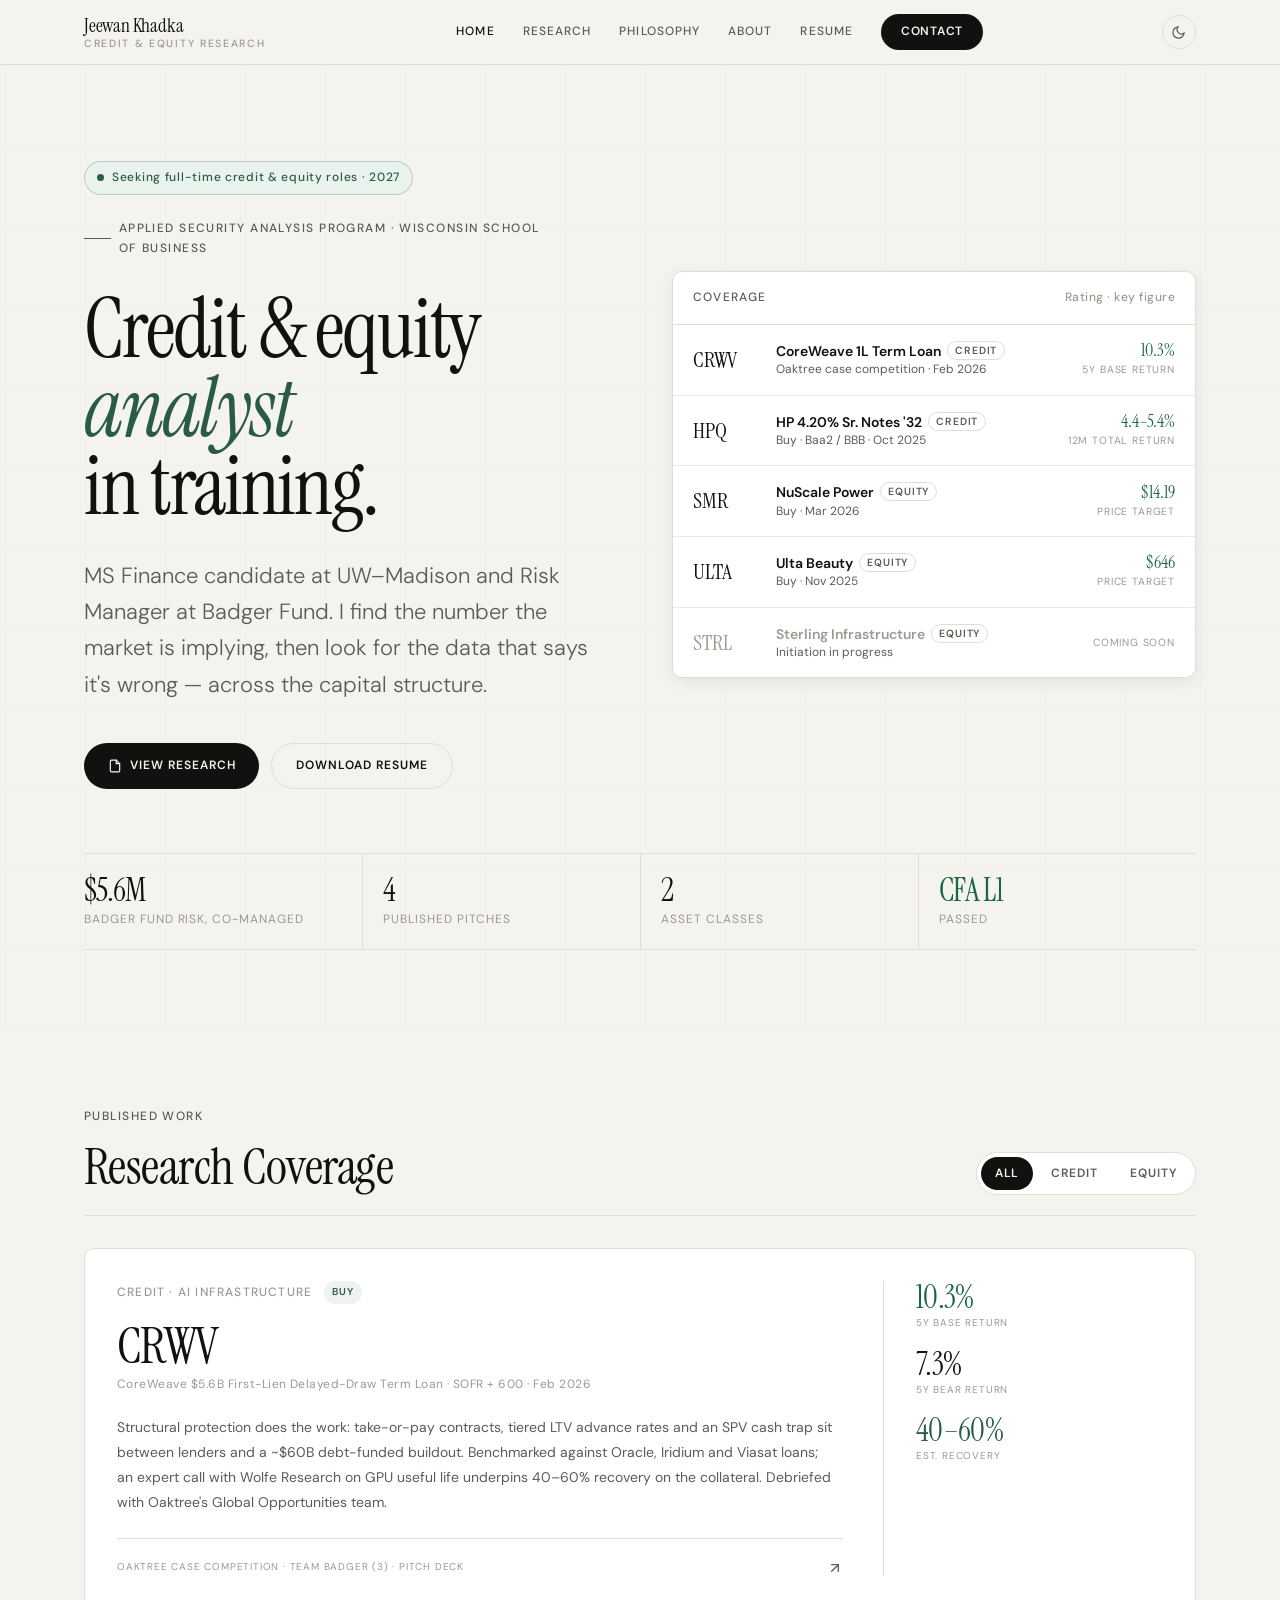
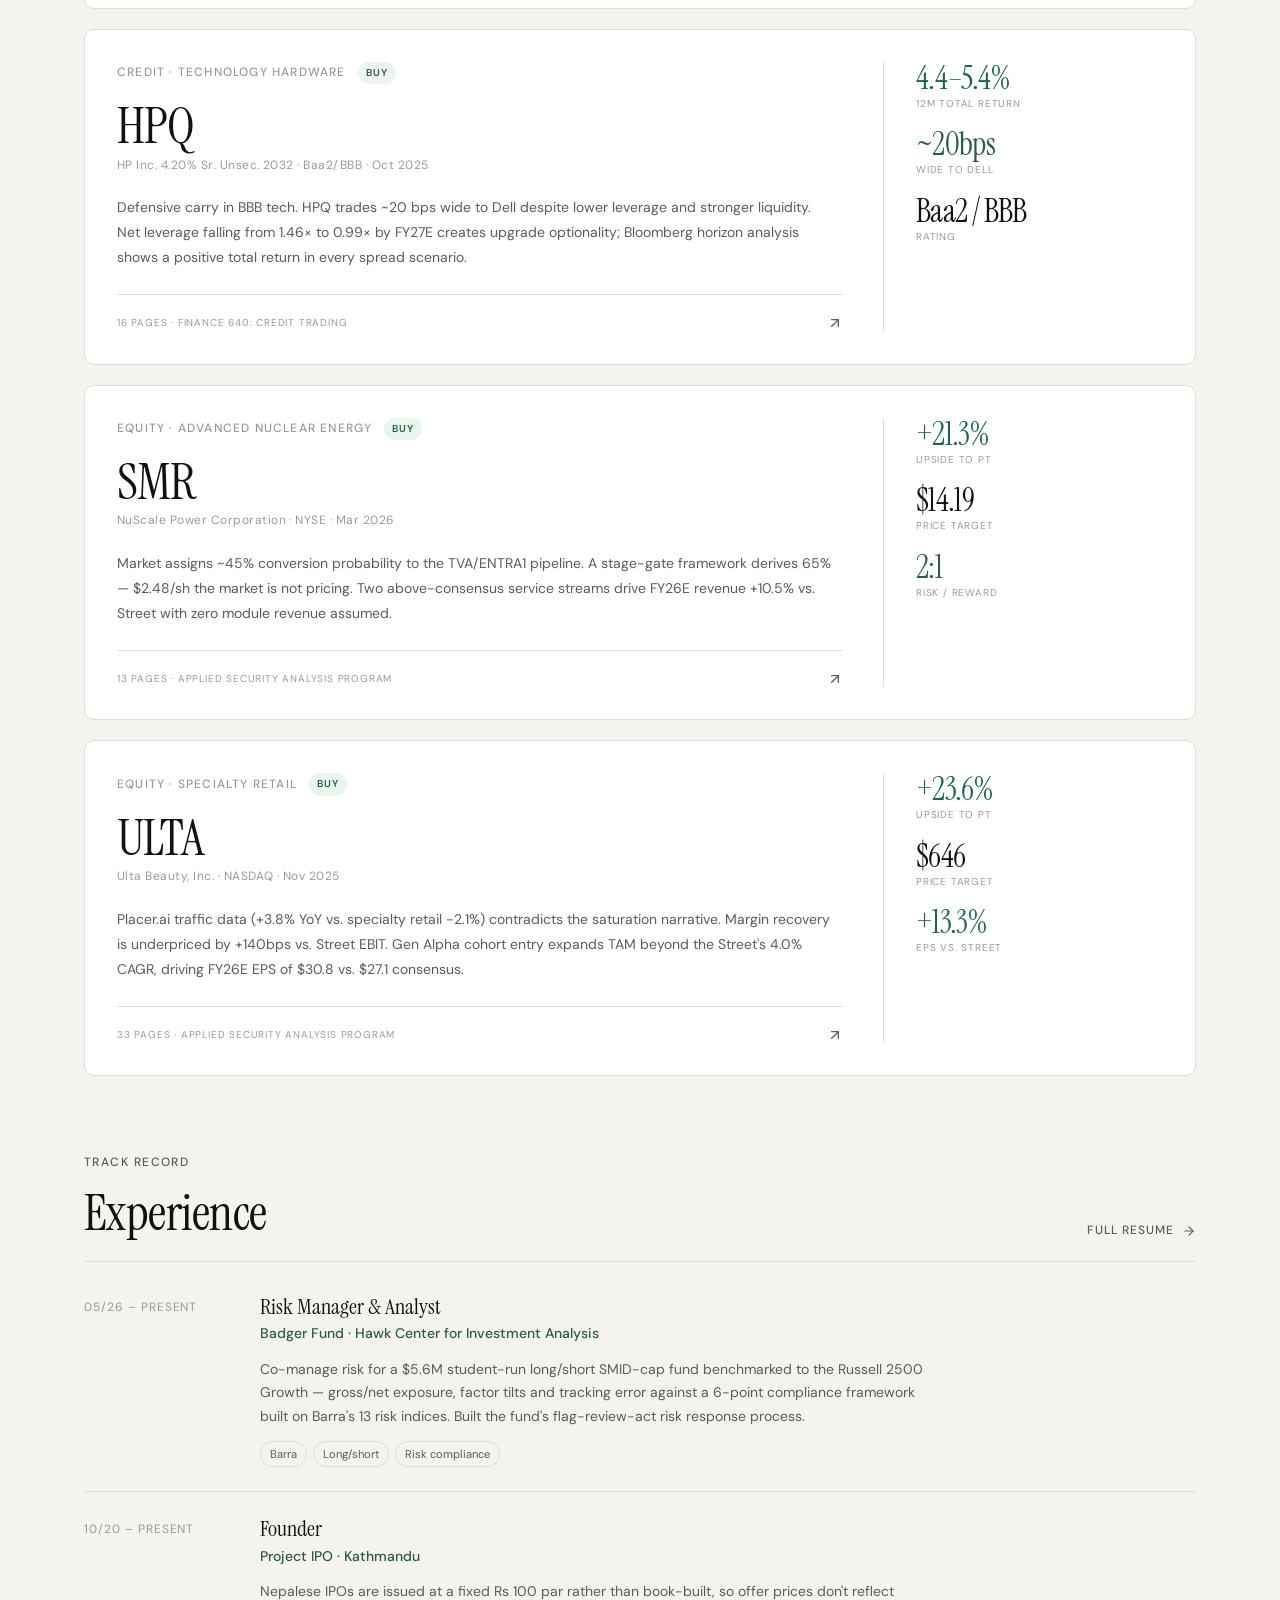
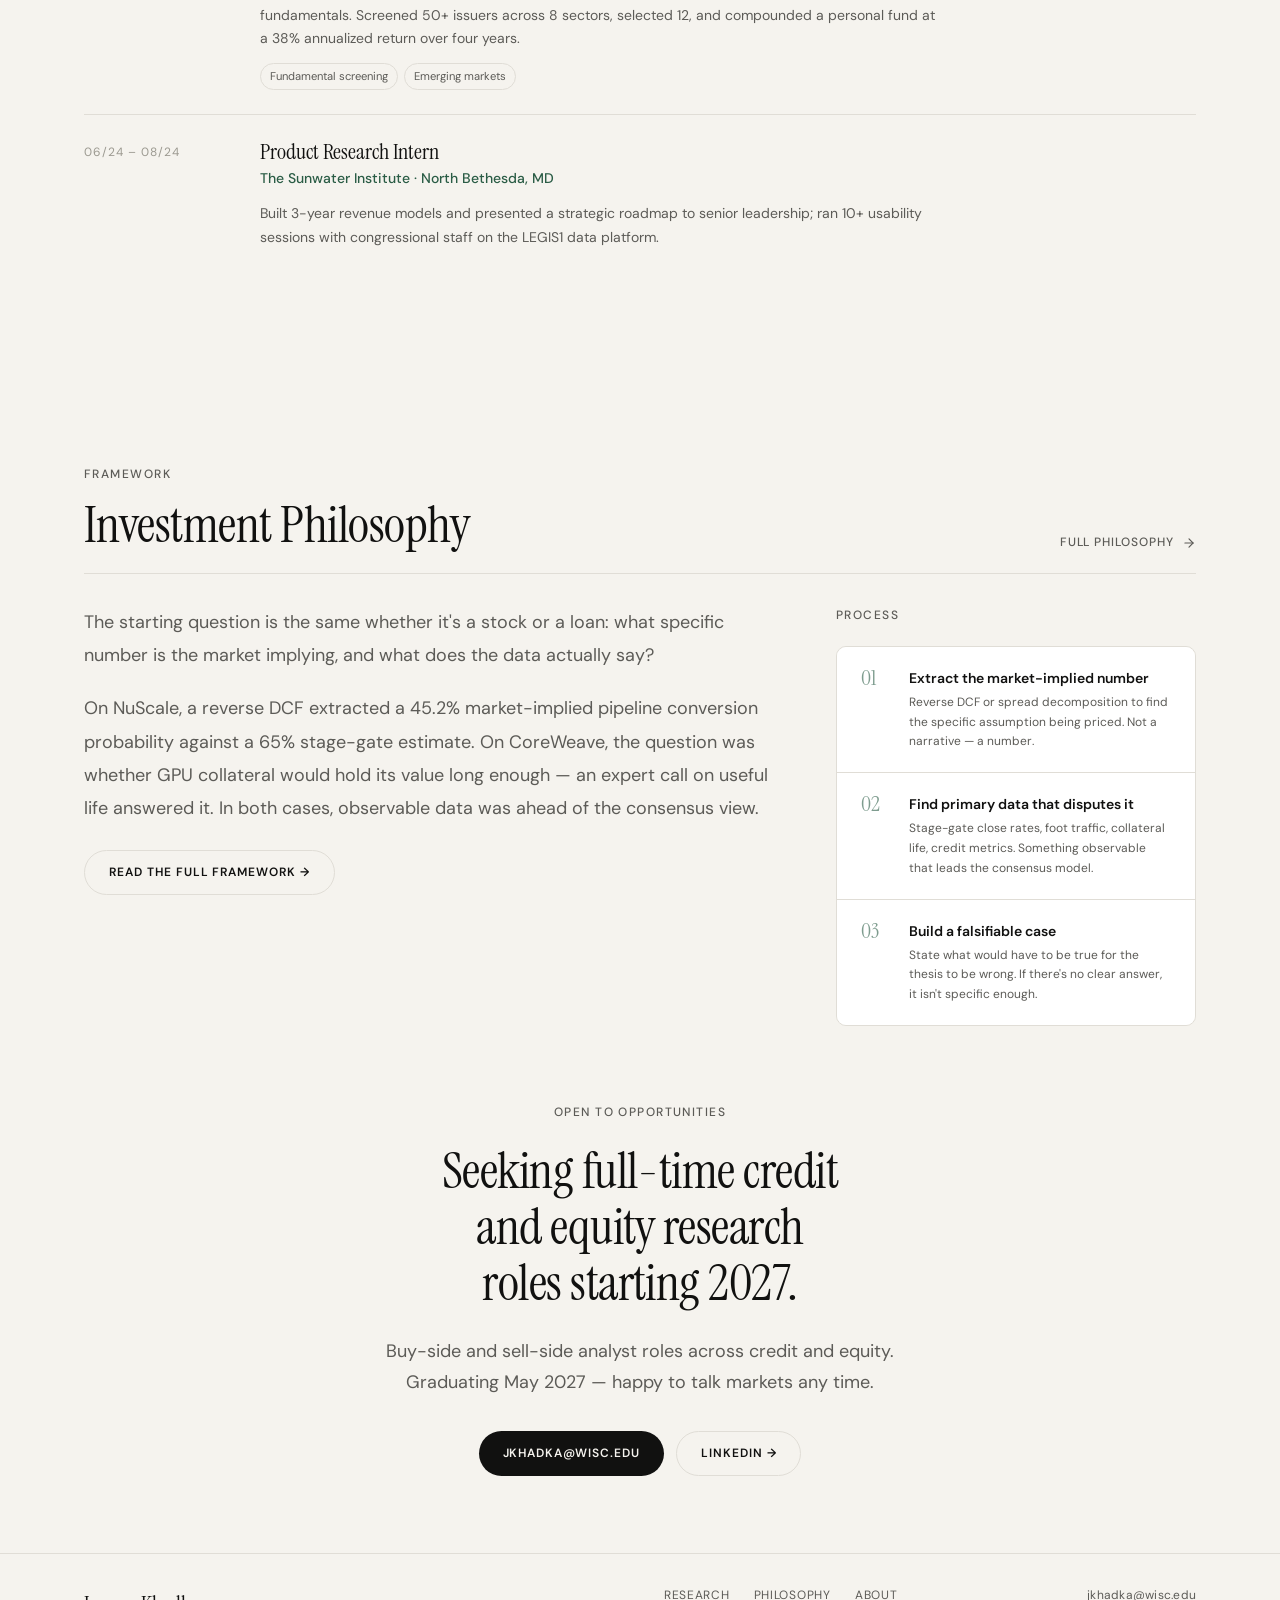
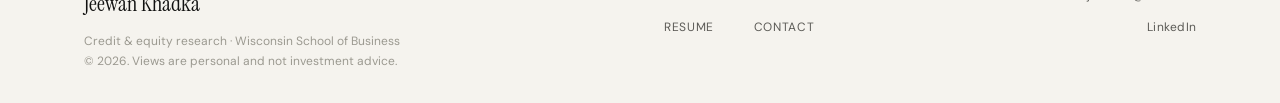
<file: index.html>
<!DOCTYPE html>
<html lang="en">
<head>
  <meta charset="UTF-8" />
  <meta name="viewport" content="width=device-width, initial-scale=1.0" />
  <title>Jeewan Khadka — Credit &amp; Equity Research</title>
  <meta name="description" content="MS Finance candidate in UW–Madison's Applied Security Analysis Program and Risk Manager at Badger Fund. Credit and equity research on CoreWeave, HP Inc., NuScale Power and Ulta Beauty." />
  <meta property="og:type" content="website" />
  <meta property="og:title" content="Jeewan Khadka — Credit &amp; Equity Research" />
  <meta property="og:description" content="MS Finance candidate in UW–Madison's Applied Security Analysis Program and Risk Manager at Badger Fund. Credit and equity research on CoreWeave, HP Inc., NuScale Power and Ulta Beauty." />
  <meta name="theme-color" content="#f5f3ee" media="(prefers-color-scheme: light)" />
  <meta name="theme-color" content="#141412" media="(prefers-color-scheme: dark)" />
  <link rel="icon" href="assets/favicon.svg" type="image/svg+xml" />
  <script>try{var t=localStorage.getItem('theme');if(t)document.documentElement.dataset.theme=t;}catch(e){}</script>
  <link rel="preconnect" href="https://fonts.googleapis.com" />
  <link rel="preconnect" href="https://fonts.gstatic.com" crossorigin />
  <link href="https://fonts.googleapis.com/css2?family=Instrument+Serif:ital@0;1&amp;family=DM+Sans:ital,opsz,wght@0,9..40,300..700;1,9..40,300..700&amp;display=swap" rel="stylesheet" />
  <link rel="stylesheet" href="css/style.css" />
  <link rel="stylesheet" href="css/redesign.css" />
</head>
<body>

<a class="skip-link" href="#main">Skip to content</a>
<header class="site-header" role="banner">
  <div class="container">
    <div class="header-inner">
      <a href="index.html" class="site-logo" aria-label="Jeewan Khadka home">
        <div class="logo-text-only"><span class="logo-name-serif">Jeewan Khadka</span><span class="logo-sub-caps">Credit &amp; Equity Research</span></div>
      </a>
      <nav class="site-nav" aria-label="Primary">
        <a href="index.html" class="nav-link active" aria-current="page">Home</a>
        <a href="research.html" class="nav-link">Research</a>
        <a href="philosophy.html" class="nav-link">Philosophy</a>
        <a href="about.html" class="nav-link">About</a>
        <a href="resume.html" class="nav-link">Resume</a>
        <a href="contact.html" class="nav-cta">Contact</a>
      </nav>
      <div class="header-tools">
        <button class="theme-btn" type="button" aria-label="Toggle dark mode">
          <svg class="i-moon" width="15" height="15" viewBox="0 0 24 24" fill="none" stroke="currentColor" stroke-width="2" stroke-linecap="round"><path d="M21 12.8A9 9 0 1 1 11.2 3a7 7 0 0 0 9.8 9.8z"/></svg>
          <svg class="i-sun" width="15" height="15" viewBox="0 0 24 24" fill="none" stroke="currentColor" stroke-width="2" stroke-linecap="round"><circle cx="12" cy="12" r="4"/><path d="M12 2v2M12 20v2M4.9 4.9l1.4 1.4M17.7 17.7l1.4 1.4M2 12h2M20 12h2M4.9 19.1l1.4-1.4M17.7 6.3l1.4-1.4"/></svg>
        </button>
        <button class="menu-btn" aria-label="Open menu" aria-expanded="false">
          <svg width="20" height="20" viewBox="0 0 24 24" fill="none" stroke="currentColor" stroke-width="2" stroke-linecap="round"><line x1="3" y1="6" x2="21" y2="6"/><line x1="3" y1="12" x2="21" y2="12"/><line x1="3" y1="18" x2="21" y2="18"/></svg>
        </button>
      </div>
    </div>
    <nav class="mobile-nav" aria-label="Mobile">
      <a href="index.html" class="nav-link active" aria-current="page">Home</a>
      <a href="research.html" class="nav-link">Research</a>
      <a href="philosophy.html" class="nav-link">Philosophy</a>
      <a href="about.html" class="nav-link">About</a>
      <a href="resume.html" class="nav-link">Resume</a>
      <a href="contact.html" class="nav-link">Contact</a>
    </nav>
  </div>
</header>

<main id="main">
<!-- HERO -->
<section class="hero">
  <div class="container">
    <div class="hero-grid">
      <div>
        <p class="status-pill"><span class="status-dot"></span>Seeking full-time credit &amp; equity roles · 2027</p>
        <p class="hero-eyebrow">
          <span class="hero-eyebrow-line"></span>
          Applied Security Analysis Program · Wisconsin School of Business
        </p>
        <h1 class="hero-name">Credit &amp; equity<br><em>analyst</em><br>in training.</h1>
        <p class="hero-tagline">MS Finance candidate at UW–Madison and Risk Manager at Badger Fund. I find the number the market is implying, then look for the data that says it's wrong — across the capital structure.</p>
        <div class="hero-actions">
          <a href="research.html" class="btn btn-dark">
            <svg width="14" height="14" viewBox="0 0 24 24" fill="none" stroke="currentColor" stroke-width="2" stroke-linecap="round"><path d="M14 2H6a2 2 0 0 0-2 2v16a2 2 0 0 0 2 2h12a2 2 0 0 0 2-2V8z"/><polyline points="14,2 14,8 20,8"/></svg>
            View Research
          </a>
          <a href="assets/pdfs/Khadka_Jeewan_Resume.pdf" target="_blank" class="btn btn-outline">Download Resume</a>
        </div>
      </div>

      <!-- Coverage snapshot -->
      <aside class="coverage-panel" aria-label="Coverage snapshot">
        <div class="coverage-head"><span>Coverage</span><span>Rating · key figure</span></div>
        <a href="research.html#crwv" class="coverage-row">
          <span class="cov-ticker">CRWV</span>
          <span class="cov-desc"><b>CoreWeave 1L Term Loan<span class="cov-tag">Credit</span></b>Oaktree case competition · Feb 2026</span>
          <span class="cov-metric"><span class="cov-metric-val">10.3%</span><span class="cov-metric-lbl">5Y base return</span></span>
        </a>
        <a href="pages/hpq.html" class="coverage-row">
          <span class="cov-ticker">HPQ</span>
          <span class="cov-desc"><b>HP 4.20% Sr. Notes '32<span class="cov-tag">Credit</span></b>Buy · Baa2 / BBB · Oct 2025</span>
          <span class="cov-metric"><span class="cov-metric-val">4.4–5.4%</span><span class="cov-metric-lbl">12M total return</span></span>
        </a>
        <a href="pages/smr.html" class="coverage-row">
          <span class="cov-ticker">SMR</span>
          <span class="cov-desc"><b>NuScale Power<span class="cov-tag">Equity</span></b>Buy · Mar 2026</span>
          <span class="cov-metric"><span class="cov-metric-val">$14.19</span><span class="cov-metric-lbl">Price target</span></span>
        </a>
        <a href="pages/ulta.html" class="coverage-row">
          <span class="cov-ticker">ULTA</span>
          <span class="cov-desc"><b>Ulta Beauty<span class="cov-tag">Equity</span></b>Buy · Nov 2025</span>
          <span class="cov-metric"><span class="cov-metric-val">$646</span><span class="cov-metric-lbl">Price target</span></span>
        </a>
        <div class="coverage-row pending">
          <span class="cov-ticker">STRL</span>
          <span class="cov-desc"><b>Sterling Infrastructure<span class="cov-tag">Equity</span></b>Initiation in progress</span>
          <span class="cov-metric"><span class="cov-metric-lbl">Coming soon</span></span>
        </div>
      </aside>
    </div>

    <div class="hero-strip">
      <div><div class="stat-value">$5.6M</div><div class="stat-label">Badger Fund risk, co-managed</div></div>
      <div><div class="stat-value">4</div><div class="stat-label">Published pitches</div></div>
      <div><div class="stat-value">2</div><div class="stat-label">Asset classes</div></div>
      <div><div class="stat-value green">CFA L1</div><div class="stat-label">Passed</div></div>
    </div>
  </div>
</section>

<div class="section-gap"></div>
<!-- RESEARCH -->
<section class="section" id="research">
  <div class="container">
    <div class="section-header">
      <div class="section-header-left">
        <p class="section-eyebrow">Published Work</p>
        <h2 class="section-title">Research Coverage</h2>
      </div>
      <div class="filter-tabs research-head-tools" role="group" aria-label="Filter research">
        <button class="filter-tab" type="button" data-filter="all" aria-pressed="true">All</button>
        <button class="filter-tab" type="button" data-filter="credit" aria-pressed="false">Credit</button>
        <button class="filter-tab" type="button" data-filter="equity" aria-pressed="false">Equity</button>
      </div>
    </div>

    <div class="research-grid">
      <!-- CRWV -->
      <a href="assets/pdfs/Team-Badger-CRWV-Pitch-Deck.pdf" target="_blank" rel="noopener" class="research-card" data-kind="credit">
        <div class="card-left">
          <div class="card-type-row">
            <span class="card-type-tag">Credit · AI Infrastructure</span>
            <span class="card-rating-pill pill-credit">Buy</span>
          </div>
          <div class="card-ticker">CRWV</div>
          <div class="card-company-name">CoreWeave $5.6B First-Lien Delayed-Draw Term Loan · SOFR + 600 · Feb 2026</div>
          <p class="card-thesis">Structural protection does the work: take-or-pay contracts, tiered LTV advance rates and an SPV cash trap sit between lenders and a ~$60B debt-funded buildout. Benchmarked against Oracle, Iridium and Viasat loans; an expert call with Wolfe Research on GPU useful life underpins 40–60% recovery on the collateral. Debriefed with Oaktree's Global Opportunities team.</p>
          <div class="card-footer-row" style="margin-top:var(--space-6);padding-top:var(--space-5);border-top:1px solid var(--color-border);">
            <span class="card-date">Oaktree Case Competition · Team Badger (3) · Pitch deck</span>
            <svg class="card-arrow" width="16" height="16" viewBox="0 0 24 24" fill="none" stroke="currentColor" stroke-width="2" stroke-linecap="round"><line x1="7" y1="17" x2="17" y2="7"/><polyline points="7 7 17 7 17 17"/></svg>
          </div>
        </div>
        <div class="card-right">
          <div class="card-metrics-row">
            <div class="card-metric"><div class="card-metric-val green">10.3%</div><div class="card-metric-lbl">5Y Base Return</div></div>
            <div class="card-metric"><div class="card-metric-val">7.3%</div><div class="card-metric-lbl">5Y Bear Return</div></div>
            <div class="card-metric"><div class="card-metric-val forest">40–60%</div><div class="card-metric-lbl">Est. Recovery</div></div>
          </div>
        </div>
      </a>

      <!-- HPQ -->
      <a href="pages/hpq.html" class="research-card" data-kind="credit">
        <div class="card-left">
          <div class="card-type-row">
            <span class="card-type-tag">Credit · Technology Hardware</span>
            <span class="card-rating-pill pill-credit">Buy</span>
          </div>
          <div class="card-ticker">HPQ</div>
          <div class="card-company-name">HP Inc. 4.20% Sr. Unsec. 2032 · Baa2/BBB · Oct 2025</div>
          <p class="card-thesis">Defensive carry in BBB tech. HPQ trades ~20 bps wide to Dell despite lower leverage and stronger liquidity. Net leverage falling from 1.46× to 0.99× by FY27E creates upgrade optionality; Bloomberg horizon analysis shows a positive total return in every spread scenario.</p>
          <div class="card-footer-row" style="margin-top:var(--space-6);padding-top:var(--space-5);border-top:1px solid var(--color-border);">
            <span class="card-date">16 pages · Finance 640: Credit Trading</span>
            <svg class="card-arrow" width="16" height="16" viewBox="0 0 24 24" fill="none" stroke="currentColor" stroke-width="2" stroke-linecap="round"><line x1="7" y1="17" x2="17" y2="7"/><polyline points="7 7 17 7 17 17"/></svg>
          </div>
        </div>
        <div class="card-right">
          <div class="card-metrics-row">
            <div class="card-metric"><div class="card-metric-val green">4.4–5.4%</div><div class="card-metric-lbl">12M Total Return</div></div>
            <div class="card-metric"><div class="card-metric-val forest">~20bps</div><div class="card-metric-lbl">Wide to Dell</div></div>
            <div class="card-metric"><div class="card-metric-val">Baa2 / BBB</div><div class="card-metric-lbl">Rating</div></div>
          </div>
        </div>
      </a>

      <!-- SMR -->
      <a href="pages/smr.html" class="research-card" data-kind="equity">
        <div class="card-left">
          <div class="card-type-row">
            <span class="card-type-tag">Equity · Advanced Nuclear Energy</span>
            <span class="card-rating-pill pill-buy">Buy</span>
          </div>
          <div class="card-ticker">SMR</div>
          <div class="card-company-name">NuScale Power Corporation · NYSE · Mar 2026</div>
          <p class="card-thesis">Market assigns ~45% conversion probability to the TVA/ENTRA1 pipeline. A stage-gate framework derives 65% — $2.48/sh the market is not pricing. Two above-consensus service streams drive FY26E revenue +10.5% vs. Street with zero module revenue assumed.</p>
          <div class="card-footer-row" style="margin-top:var(--space-6);padding-top:var(--space-5);border-top:1px solid var(--color-border);">
            <span class="card-date">13 pages · Applied Security Analysis Program</span>
            <svg class="card-arrow" width="16" height="16" viewBox="0 0 24 24" fill="none" stroke="currentColor" stroke-width="2" stroke-linecap="round"><line x1="7" y1="17" x2="17" y2="7"/><polyline points="7 7 17 7 17 17"/></svg>
          </div>
        </div>
        <div class="card-right">
          <div class="card-metrics-row">
            <div class="card-metric"><div class="card-metric-val green">+21.3%</div><div class="card-metric-lbl">Upside to PT</div></div>
            <div class="card-metric"><div class="card-metric-val">$14.19</div><div class="card-metric-lbl">Price Target</div></div>
            <div class="card-metric"><div class="card-metric-val forest">2:1</div><div class="card-metric-lbl">Risk / Reward</div></div>
          </div>
        </div>
      </a>

      <!-- ULTA -->
      <a href="pages/ulta.html" class="research-card" data-kind="equity">
        <div class="card-left">
          <div class="card-type-row">
            <span class="card-type-tag">Equity · Specialty Retail</span>
            <span class="card-rating-pill pill-buy">Buy</span>
          </div>
          <div class="card-ticker">ULTA</div>
          <div class="card-company-name">Ulta Beauty, Inc. · NASDAQ · Nov 2025</div>
          <p class="card-thesis">Placer.ai traffic data (+3.8% YoY vs. specialty retail −2.1%) contradicts the saturation narrative. Margin recovery is underpriced by +140bps vs. Street EBIT. Gen Alpha cohort entry expands TAM beyond the Street's 4.0% CAGR, driving FY26E EPS of $30.8 vs. $27.1 consensus.</p>
          <div class="card-footer-row" style="margin-top:var(--space-6);padding-top:var(--space-5);border-top:1px solid var(--color-border);">
            <span class="card-date">33 pages · Applied Security Analysis Program</span>
            <svg class="card-arrow" width="16" height="16" viewBox="0 0 24 24" fill="none" stroke="currentColor" stroke-width="2" stroke-linecap="round"><line x1="7" y1="17" x2="17" y2="7"/><polyline points="7 7 17 7 17 17"/></svg>
          </div>
        </div>
        <div class="card-right">
          <div class="card-metrics-row">
            <div class="card-metric"><div class="card-metric-val green">+23.6%</div><div class="card-metric-lbl">Upside to PT</div></div>
            <div class="card-metric"><div class="card-metric-val">$646</div><div class="card-metric-lbl">Price Target</div></div>
            <div class="card-metric"><div class="card-metric-val green">+13.3%</div><div class="card-metric-lbl">EPS vs. Street</div></div>
          </div>
        </div>
      </a>
    </div>
  </div>
</section>

<div class="section-gap"></div>
<!-- EXPERIENCE -->
<section class="section" id="experience">
  <div class="container container--default">
    <div class="section-header">
      <div class="section-header-left">
        <p class="section-eyebrow">Track Record</p>
        <h2 class="section-title">Experience</h2>
      </div>
      <a href="resume.html" class="section-link">
        Full Resume
        <svg width="14" height="14" viewBox="0 0 24 24" fill="none" stroke="currentColor" stroke-width="2" stroke-linecap="round"><line x1="5" y1="12" x2="19" y2="12"/><polyline points="12 5 19 12 12 19"/></svg>
      </a>
    </div>

    <div class="timeline">
      <div class="tl-item">
        <div class="tl-date">05/26 – Present</div>
        <div>
          <div class="tl-role">Risk Manager &amp; Analyst</div>
          <div class="tl-org">Badger Fund · Hawk Center for Investment Analysis</div>
          <p class="tl-body">Co-manage risk for a $5.6M student-run long/short SMID-cap fund benchmarked to the Russell 2500 Growth — gross/net exposure, factor tilts and tracking error against a 6-point compliance framework built on Barra's 13 risk indices. Built the fund's flag-review-act risk response process.</p>
          <div class="tl-chips"><span class="tl-chip">Barra</span><span class="tl-chip">Long/short</span><span class="tl-chip">Risk compliance</span></div>
        </div>
      </div>
      <div class="tl-item">
        <div class="tl-date">10/20 – Present</div>
        <div>
          <div class="tl-role">Founder</div>
          <div class="tl-org">Project IPO · Kathmandu</div>
          <p class="tl-body">Nepalese IPOs are issued at a fixed Rs 100 par rather than book-built, so offer prices don't reflect fundamentals. Screened 50+ issuers across 8 sectors, selected 12, and compounded a personal fund at a 38% annualized return over four years.</p>
          <div class="tl-chips"><span class="tl-chip">Fundamental screening</span><span class="tl-chip">Emerging markets</span></div>
        </div>
      </div>
      <div class="tl-item">
        <div class="tl-date">06/24 – 08/24</div>
        <div>
          <div class="tl-role">Product Research Intern</div>
          <div class="tl-org">The Sunwater Institute · North Bethesda, MD</div>
          <p class="tl-body">Built 3-year revenue models and presented a strategic roadmap to senior leadership; ran 10+ usability sessions with congressional staff on the LEGIS1 data platform.</p>
        </div>
      </div>
    </div>
  </div>
</section>

<div class="section-gap"></div>
<!-- PHILOSOPHY PREVIEW -->
<section class="section">
  <div class="container container--default">
    <div class="section-header">
      <div class="section-header-left">
        <p class="section-eyebrow">Framework</p>
        <h2 class="section-title">Investment Philosophy</h2>
      </div>
      <a href="philosophy.html" class="section-link">
        Full Philosophy
        <svg width="14" height="14" viewBox="0 0 24 24" fill="none" stroke="currentColor" stroke-width="2" stroke-linecap="round"><line x1="5" y1="12" x2="19" y2="12"/><polyline points="12 5 19 12 12 19"/></svg>
      </a>
    </div>

    <div class="split-2">
      <div style="min-width:0;">
        <p class="philosophy-body">The starting question is the same whether it's a stock or a loan: what specific number is the market implying, and what does the data actually say?</p>
        <p class="philosophy-body">On NuScale, a reverse DCF extracted a 45.2% market-implied pipeline conversion probability against a 65% stage-gate estimate. On CoreWeave, the question was whether GPU collateral would hold its value long enough — an expert call on useful life answered it. In both cases, observable data was ahead of the consensus view.</p>
        <div style="margin-top:var(--space-6);">
          <a href="philosophy.html" class="btn btn-outline">Read the Full Framework →</a>
        </div>
      </div>
      <div>
        <p class="section-eyebrow" style="margin-bottom:var(--space-5);">Process</p>
        <div class="process-list">
          <div class="process-step"><span class="process-num">01</span><div><div class="process-title">Extract the market-implied number</div><div class="process-text">Reverse DCF or spread decomposition to find the specific assumption being priced. Not a narrative — a number.</div></div></div>
          <div class="process-step"><span class="process-num">02</span><div><div class="process-title">Find primary data that disputes it</div><div class="process-text">Stage-gate close rates, foot traffic, collateral life, credit metrics. Something observable that leads the consensus model.</div></div></div>
          <div class="process-step"><span class="process-num">03</span><div><div class="process-title">Build a falsifiable case</div><div class="process-text">State what would have to be true for the thesis to be wrong. If there's no clear answer, it isn't specific enough.</div></div></div>
        </div>
      </div>
    </div>
  </div>
</section>

<div class="section-gap"></div>
<!-- CTA -->
<section class="section">
  <div class="container container--narrow" style="text-align:center;">
    <p class="eyebrow" style="margin-bottom:var(--space-5);">Open to Opportunities</p>
    <h2 class="section-heading" style="margin-bottom:var(--space-6);">Seeking full-time credit and equity research roles starting 2027.</h2>
    <p class="body-lead" style="margin-inline:auto;margin-bottom:var(--space-8);">Buy-side and sell-side analyst roles across credit and equity. Graduating May 2027 — happy to talk markets any time.</p>
    <div style="display:flex;gap:var(--space-3);justify-content:center;flex-wrap:wrap;">
      <a href="mailto:jkhadka@wisc.edu" class="btn btn-dark">jkhadka@wisc.edu</a>
      <a href="https://linkedin.com/in/jeewankhadka/" target="_blank" rel="noopener" class="btn btn-outline">LinkedIn →</a>
    </div>
  </div>
</section>

</main>

<div class="section-gap"></div>
<footer class="site-footer">
  <div class="container">
    <div class="footer-grid">
      <div>
        <div class="footer-name">Jeewan Khadka</div>
        <p class="footer-copy">Credit &amp; equity research · Wisconsin School of Business<br>© 2026. Views are personal and not investment advice.</p>
      </div>
      <div class="footer-links"><a href="research.html" class="footer-link">Research</a><a href="philosophy.html" class="footer-link">Philosophy</a><a href="about.html" class="footer-link">About</a><a href="resume.html" class="footer-link">Resume</a><a href="contact.html" class="footer-link">Contact</a></div>
      <div class="footer-social">
        <a href="mailto:jkhadka@wisc.edu" class="footer-link">jkhadka@wisc.edu</a>
        <a href="https://linkedin.com/in/jeewankhadka/" target="_blank" rel="noopener" class="footer-link">LinkedIn</a>
      </div>
    </div>
  </div>
</footer>

<script src="js/main.js" defer></script>
</body>
</html>
</file>
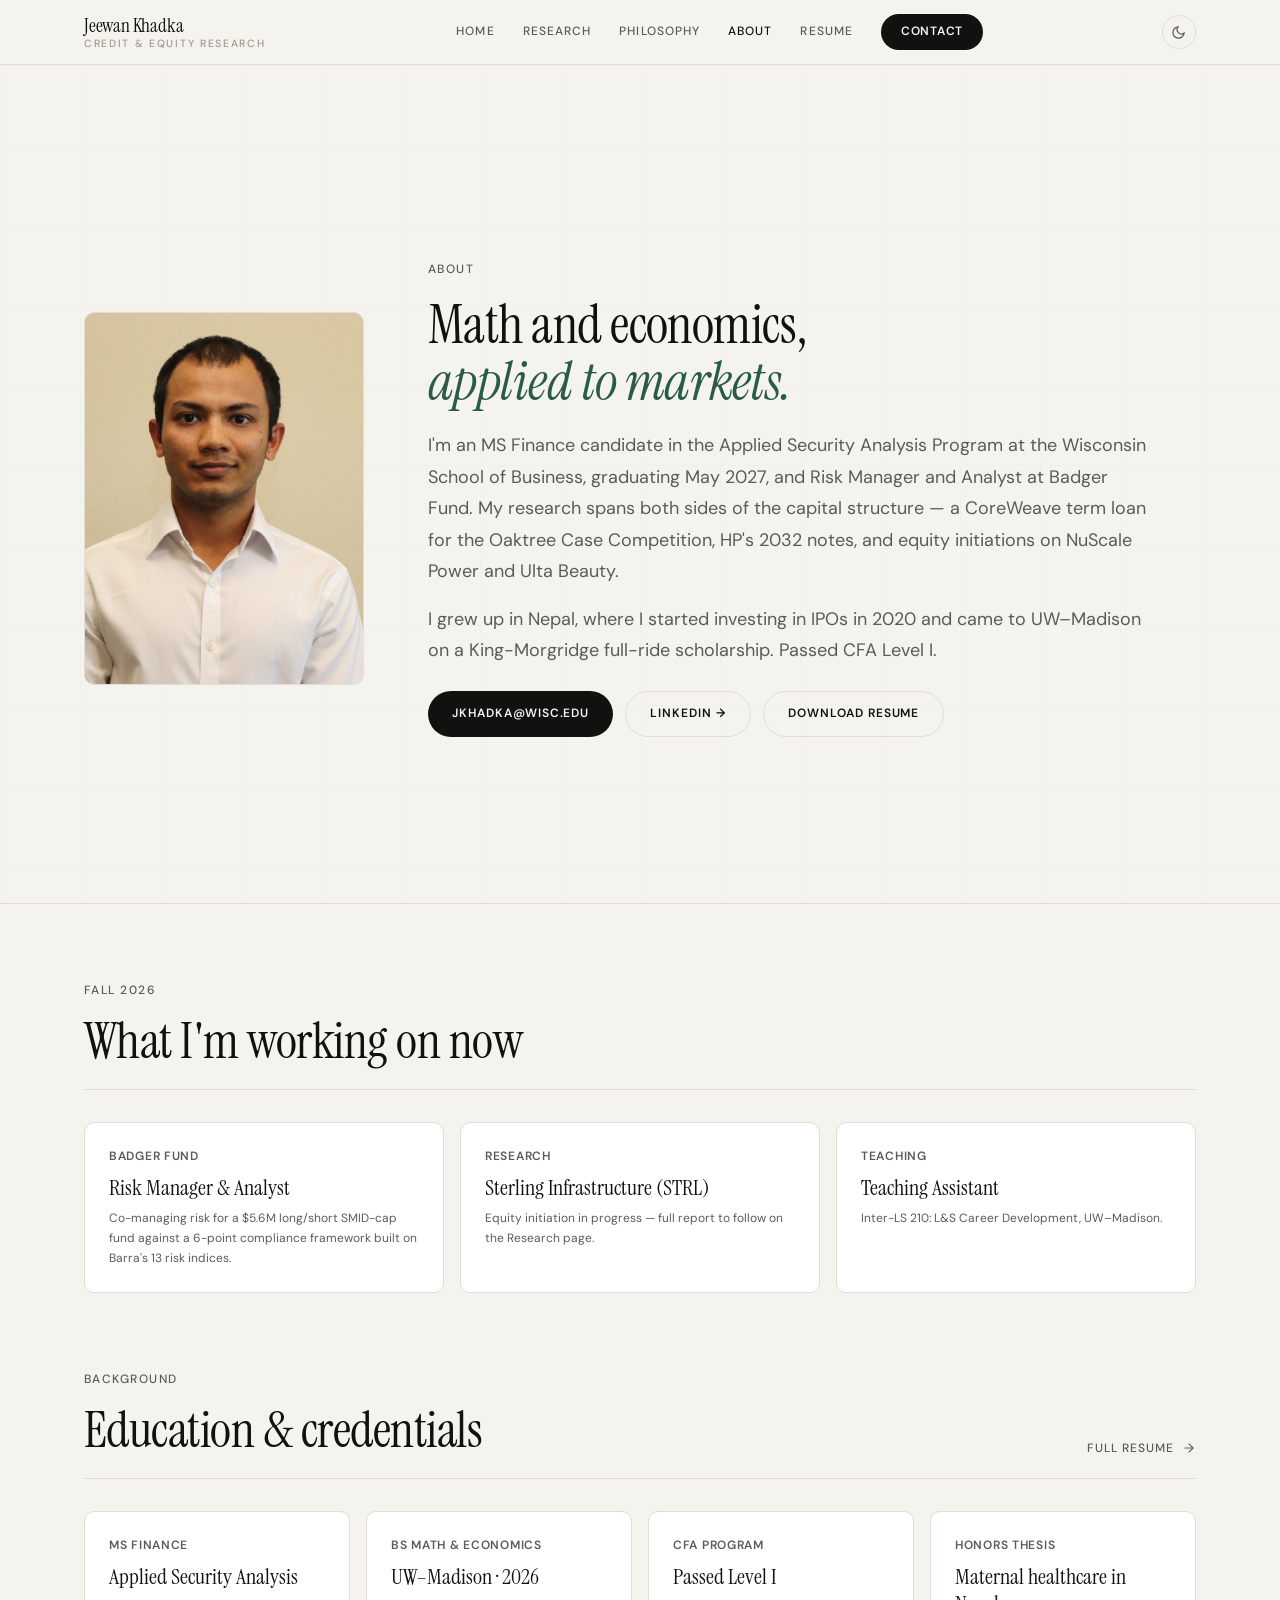
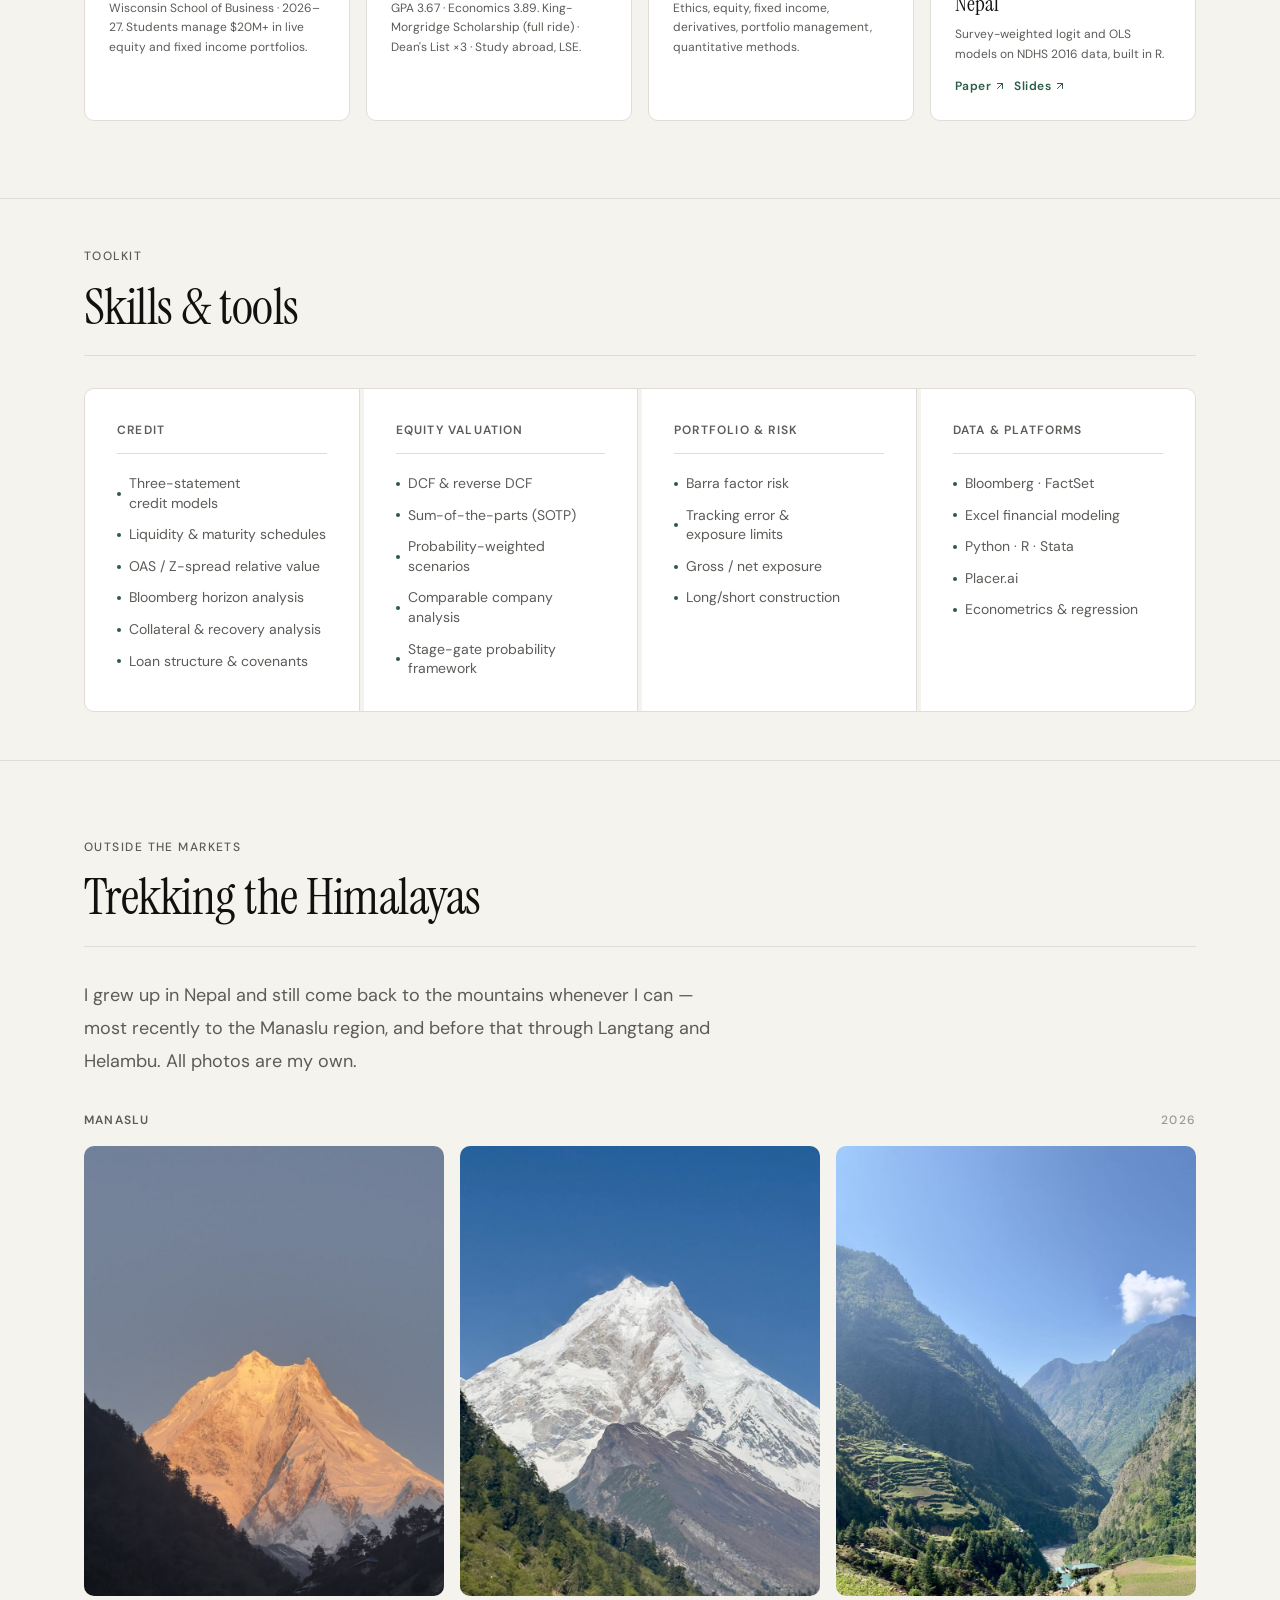
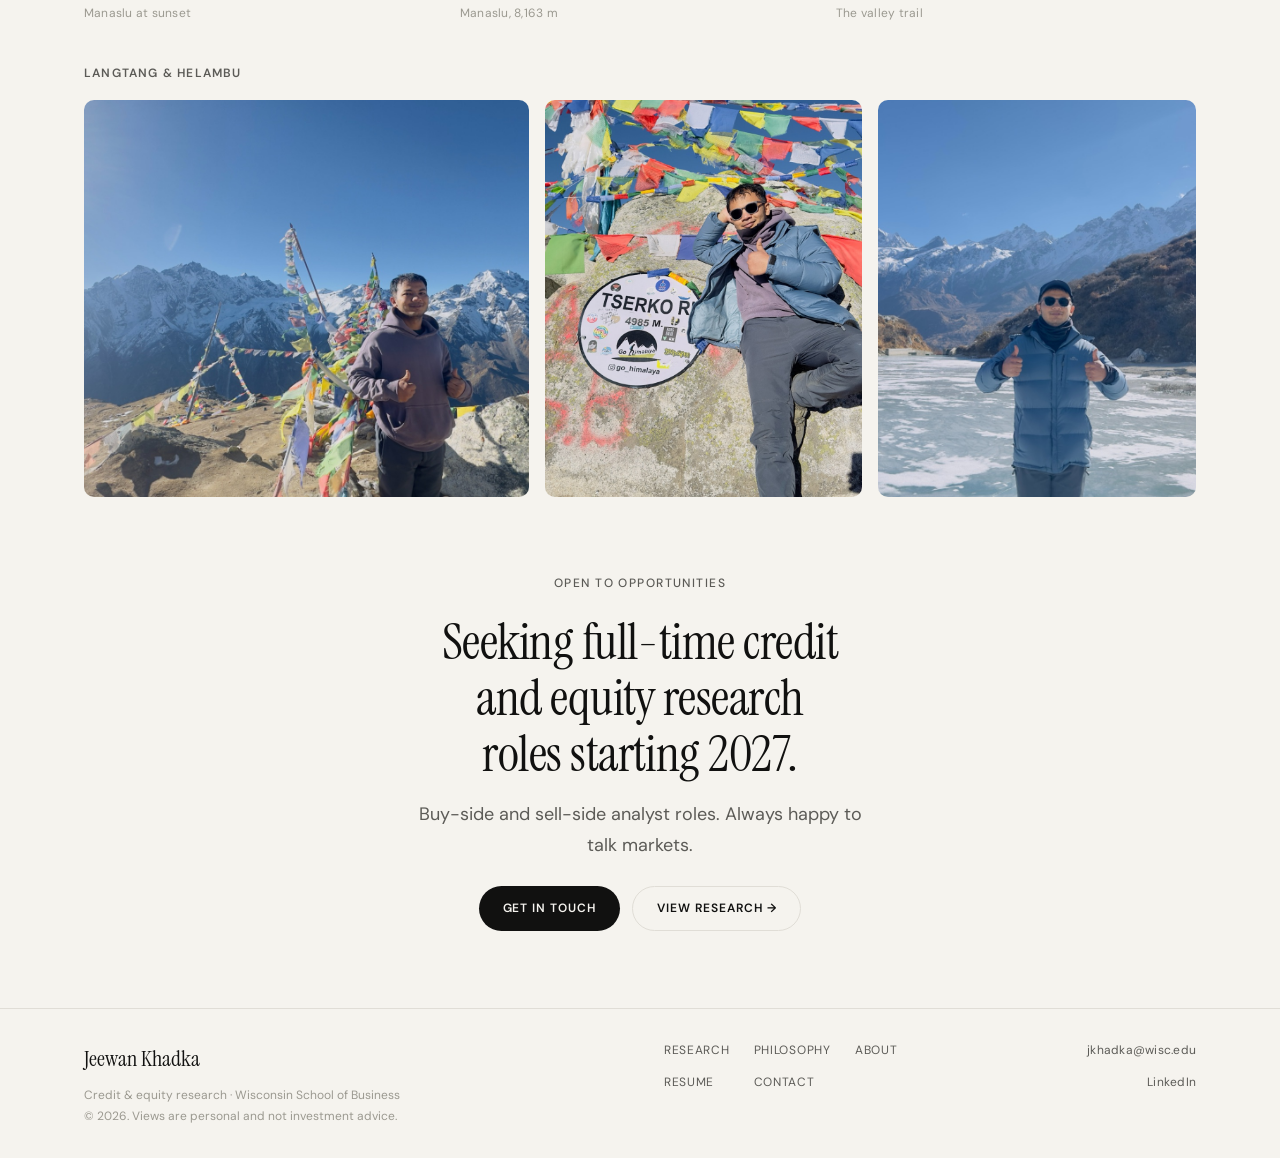
<file: about.html>
<!DOCTYPE html>
<html lang="en">
<head>
  <meta charset="UTF-8" />
  <meta name="viewport" content="width=device-width, initial-scale=1.0" />
  <title>About — Jeewan Khadka</title>
  <meta name="description" content="MS Finance candidate, Applied Security Analysis Program, Wisconsin School of Business. Risk Manager and Analyst at Badger Fund." />
  <meta property="og:type" content="website" />
  <meta property="og:title" content="About — Jeewan Khadka" />
  <meta property="og:description" content="MS Finance candidate, Applied Security Analysis Program, Wisconsin School of Business. Risk Manager and Analyst at Badger Fund." />
  <meta name="theme-color" content="#f5f3ee" media="(prefers-color-scheme: light)" />
  <meta name="theme-color" content="#141412" media="(prefers-color-scheme: dark)" />
  <link rel="icon" href="assets/favicon.svg" type="image/svg+xml" />
  <script>try{var t=localStorage.getItem('theme');if(t)document.documentElement.dataset.theme=t;}catch(e){}</script>
  <link rel="preconnect" href="https://fonts.googleapis.com" />
  <link rel="preconnect" href="https://fonts.gstatic.com" crossorigin />
  <link href="https://fonts.googleapis.com/css2?family=Instrument+Serif:ital@0;1&amp;family=DM+Sans:ital,opsz,wght@0,9..40,300..700;1,9..40,300..700&amp;display=swap" rel="stylesheet" />
  <link rel="stylesheet" href="css/style.css" />
  <link rel="stylesheet" href="css/redesign.css" />
</head>
<body>

<a class="skip-link" href="#main">Skip to content</a>
<header class="site-header" role="banner">
  <div class="container">
    <div class="header-inner">
      <a href="index.html" class="site-logo" aria-label="Jeewan Khadka home">
        <div class="logo-text-only"><span class="logo-name-serif">Jeewan Khadka</span><span class="logo-sub-caps">Credit &amp; Equity Research</span></div>
      </a>
      <nav class="site-nav" aria-label="Primary">
        <a href="index.html" class="nav-link">Home</a>
        <a href="research.html" class="nav-link">Research</a>
        <a href="philosophy.html" class="nav-link">Philosophy</a>
        <a href="about.html" class="nav-link active" aria-current="page">About</a>
        <a href="resume.html" class="nav-link">Resume</a>
        <a href="contact.html" class="nav-cta">Contact</a>
      </nav>
      <div class="header-tools">
        <button class="theme-btn" type="button" aria-label="Toggle dark mode">
          <svg class="i-moon" width="15" height="15" viewBox="0 0 24 24" fill="none" stroke="currentColor" stroke-width="2" stroke-linecap="round"><path d="M21 12.8A9 9 0 1 1 11.2 3a7 7 0 0 0 9.8 9.8z"/></svg>
          <svg class="i-sun" width="15" height="15" viewBox="0 0 24 24" fill="none" stroke="currentColor" stroke-width="2" stroke-linecap="round"><circle cx="12" cy="12" r="4"/><path d="M12 2v2M12 20v2M4.9 4.9l1.4 1.4M17.7 17.7l1.4 1.4M2 12h2M20 12h2M4.9 19.1l1.4-1.4M17.7 6.3l1.4-1.4"/></svg>
        </button>
        <button class="menu-btn" aria-label="Open menu" aria-expanded="false">
          <svg width="20" height="20" viewBox="0 0 24 24" fill="none" stroke="currentColor" stroke-width="2" stroke-linecap="round"><line x1="3" y1="6" x2="21" y2="6"/><line x1="3" y1="12" x2="21" y2="12"/><line x1="3" y1="18" x2="21" y2="18"/></svg>
        </button>
      </div>
    </div>
    <nav class="mobile-nav" aria-label="Mobile">
      <a href="index.html" class="nav-link">Home</a>
      <a href="research.html" class="nav-link">Research</a>
      <a href="philosophy.html" class="nav-link">Philosophy</a>
      <a href="about.html" class="nav-link active" aria-current="page">About</a>
      <a href="resume.html" class="nav-link">Resume</a>
      <a href="contact.html" class="nav-link">Contact</a>
    </nav>
  </div>
</header>

<main id="main">
<!-- Hero with photo -->
<section class="page-hero">
  <div class="container">
    <div class="about-hero-inner">
      <img src="assets/jeewan-headshot.jpg" alt="Jeewan Khadka" class="about-photo" width="480" height="640" />
      <div>
        <p class="eyebrow">About</p>
        <h1 class="display-heading">Math and economics,<br><em>applied to markets.</em></h1>
        <p class="body-lead">I'm an MS Finance candidate in the Applied Security Analysis Program at the Wisconsin School of Business, graduating May 2027, and Risk Manager and Analyst at Badger Fund. My research spans both sides of the capital structure — a CoreWeave term loan for the Oaktree Case Competition, HP's 2032 notes, and equity initiations on NuScale Power and Ulta Beauty.</p>
        <p class="body-lead">I grew up in Nepal, where I started investing in IPOs in 2020 and came to UW–Madison on a King-Morgridge full-ride scholarship. Passed CFA Level I.</p>
        <div class="btn-row">
          <a href="mailto:jkhadka@wisc.edu" class="btn btn-dark">jkhadka@wisc.edu</a>
          <a href="https://linkedin.com/in/jeewankhadka/" target="_blank" rel="noopener" class="btn btn-outline">LinkedIn →</a>
          <a href="assets/pdfs/Khadka_Jeewan_Resume.pdf" target="_blank" class="btn btn-outline">Download Resume</a>
        </div>
      </div>
    </div>
  </div>
</section>

<div class="section-gap"></div>
<!-- Now -->
<section class="section">
  <div class="container container--default">
    <div class="section-header">
      <div class="section-header-left">
        <p class="section-eyebrow">Fall 2026</p>
        <h2 class="section-title">What I'm working on now</h2>
      </div>
    </div>
    <div class="now-grid">
      <div class="info-card">
        <div class="info-card-kicker">Badger Fund</div>
        <div class="info-card-title">Risk Manager &amp; Analyst</div>
        <p>Co-managing risk for a $5.6M long/short SMID-cap fund against a 6-point compliance framework built on Barra's 13 risk indices.</p>
      </div>
      <div class="info-card">
        <div class="info-card-kicker">Research</div>
        <div class="info-card-title">Sterling Infrastructure (STRL)</div>
        <p>Equity initiation in progress — full report to follow on the Research page.</p>
      </div>
      <div class="info-card">
        <div class="info-card-kicker">Teaching</div>
        <div class="info-card-title">Teaching Assistant</div>
        <p>Inter-LS 210: L&amp;S Career Development, UW–Madison.</p>
      </div>
    </div>
  </div>
</section>

<div class="section-gap"></div>
<!-- Credentials -->
<section class="section">
  <div class="container container--default">
    <div class="section-header">
      <div class="section-header-left">
        <p class="section-eyebrow">Background</p>
        <h2 class="section-title">Education &amp; credentials</h2>
      </div>
      <a href="resume.html" class="section-link">Full Resume
        <svg width="14" height="14" viewBox="0 0 24 24" fill="none" stroke="currentColor" stroke-width="2" stroke-linecap="round"><line x1="5" y1="12" x2="19" y2="12"/><polyline points="12 5 19 12 12 19"/></svg></a>
    </div>
    <div class="creds-4col">
      <div class="info-card">
        <div class="info-card-kicker">MS Finance</div>
        <div class="info-card-title">Applied Security Analysis</div>
        <p>Wisconsin School of Business · 2026–27. Students manage $20M+ in live equity and fixed income portfolios.</p>
      </div>
      <div class="info-card">
        <div class="info-card-kicker">BS Math &amp; Economics</div>
        <div class="info-card-title">UW–Madison · 2026</div>
        <p>GPA 3.67 · Economics 3.89. King-Morgridge Scholarship (full ride) · Dean's List ×3 · Study abroad, LSE.</p>
      </div>
      <div class="info-card">
        <div class="info-card-kicker">CFA Program</div>
        <div class="info-card-title">Passed Level I</div>
        <p>Ethics, equity, fixed income, derivatives, portfolio management, quantitative methods.</p>
      </div>
      <div class="info-card">
        <div class="info-card-kicker">Honors Thesis</div>
        <div class="info-card-title">Maternal healthcare in Nepal</div>
        <p>Survey-weighted logit and OLS models on NDHS 2016 data, built in R.</p>
        <div class="info-card-links"><a href="assets/pdfs/Khadka_Honors_Thesis_Maternal_Healthcare_Nepal.pdf" target="_blank" rel="noopener">Paper <svg width="12" height="12" viewBox="0 0 24 24" fill="none" stroke="currentColor" stroke-width="2" stroke-linecap="round"><line x1="7" y1="17" x2="17" y2="7"/><polyline points="7 7 17 7 17 17"/></svg></a><a href="assets/pdfs/Khadka_Honors_Thesis_Slides.pdf" target="_blank" rel="noopener">Slides <svg width="12" height="12" viewBox="0 0 24 24" fill="none" stroke="currentColor" stroke-width="2" stroke-linecap="round"><line x1="7" y1="17" x2="17" y2="7"/><polyline points="7 7 17 7 17 17"/></svg></a></div>
      </div>
    </div>
  </div>
</section>

<div class="section-gap"></div>
<!-- Skills -->
<section class="section section--bordered" style="padding-block:clamp(var(--space-8),4vw,var(--space-12));">
  <div class="container container--default">
    <div class="section-header">
      <div class="section-header-left">
        <p class="section-eyebrow">Toolkit</p>
        <h2 class="section-title">Skills &amp; tools</h2>
      </div>
    </div>
    <div class="skills-row">
      <div class="skill-col">
        <div class="skill-col-title">Credit</div>
        <ul class="skill-list" role="list">
          <li>Three-statement credit models</li>
          <li>Liquidity &amp; maturity schedules</li>
          <li>OAS / Z-spread relative value</li>
          <li>Bloomberg horizon analysis</li>
          <li>Collateral &amp; recovery analysis</li>
          <li>Loan structure &amp; covenants</li>
        </ul>
      </div>
      <div class="skill-col">
        <div class="skill-col-title">Equity Valuation</div>
        <ul class="skill-list" role="list">
          <li>DCF &amp; reverse DCF</li>
          <li>Sum-of-the-parts (SOTP)</li>
          <li>Probability-weighted scenarios</li>
          <li>Comparable company analysis</li>
          <li>Stage-gate probability framework</li>
        </ul>
      </div>
      <div class="skill-col">
        <div class="skill-col-title">Portfolio &amp; Risk</div>
        <ul class="skill-list" role="list">
          <li>Barra factor risk</li>
          <li>Tracking error &amp; exposure limits</li>
          <li>Gross / net exposure</li>
          <li>Long/short construction</li>
        </ul>
      </div>
      <div class="skill-col">
        <div class="skill-col-title">Data &amp; Platforms</div>
        <ul class="skill-list" role="list">
          <li>Bloomberg · FactSet</li>
          <li>Excel financial modeling</li>
          <li>Python · R · Stata</li>
          <li>Placer.ai</li>
          <li>Econometrics &amp; regression</li>
        </ul>
      </div>
    </div>
  </div>
</section>

<div class="section-gap"></div>
<!-- Outside the markets -->
<section class="section">
  <div class="container container--default">
    <div class="section-header">
      <div class="section-header-left">
        <p class="section-eyebrow">Outside the markets</p>
        <h2 class="section-title">Trekking the Himalayas</h2>
      </div>
    </div>
    <p class="philosophy-body" style="max-width:640px;margin-bottom:var(--space-8);">I grew up in Nepal and still come back to the mountains whenever I can — most recently to the Manaslu region, and before that through Langtang and Helambu. All photos are my own.</p>

    <div class="trek-group">
      <div class="trek-label"><span>Manaslu</span><span>2026</span></div>
      <div class="photo-grid photo-grid--portrait">
        <figure><img src="assets/manaslu-sunset.jpg" alt="Mt. Manaslu lit orange at sunset" loading="lazy" /><figcaption>Manaslu at sunset</figcaption></figure>
        <figure><img src="assets/manaslu-peak.jpg" alt="Mt. Manaslu under a clear blue sky above forested ridges" loading="lazy" /><figcaption>Manaslu, 8,163 m</figcaption></figure>
        <figure><img src="assets/manaslu-valley.jpg" alt="Terraced fields and a river valley on the Manaslu trail" loading="lazy" /><figcaption>The valley trail</figcaption></figure>
      </div>
    </div>

    <div class="trek-group">
      <div class="trek-label"><span>Langtang &amp; Helambu</span></div>
      <div class="photo-grid">
        <img src="assets/trek-1.jpg" alt="Himalayan summit with prayer flags" loading="lazy" />
        <img src="assets/trek-2.jpg" alt="At the Tserko Ri summit sign, Langtang" loading="lazy" />
        <img src="assets/trek-3.jpg" alt="Frozen lake, Langtang" loading="lazy" />
      </div>
    </div>
  </div>
</section>

<div class="section-gap"></div>
<!-- CTA -->
<section class="section">
  <div class="container container--narrow" style="text-align:center;">
    <p class="eyebrow" style="margin-bottom:var(--space-5);">Open to Opportunities</p>
    <h2 class="section-heading" style="margin-bottom:var(--space-4);">Seeking full-time credit and equity research roles starting 2027.</h2>
    <p class="body-lead" style="margin-inline:auto;margin-bottom:var(--space-6);">Buy-side and sell-side analyst roles. Always happy to talk markets.</p>
    <div class="btn-row" style="justify-content:center;">
      <a href="contact.html" class="btn btn-dark">Get in Touch</a>
      <a href="research.html" class="btn btn-outline">View Research →</a>
    </div>
  </div>
</section>

</main>

<div class="section-gap"></div>
<footer class="site-footer">
  <div class="container">
    <div class="footer-grid">
      <div>
        <div class="footer-name">Jeewan Khadka</div>
        <p class="footer-copy">Credit &amp; equity research · Wisconsin School of Business<br>© 2026. Views are personal and not investment advice.</p>
      </div>
      <div class="footer-links"><a href="research.html" class="footer-link">Research</a><a href="philosophy.html" class="footer-link">Philosophy</a><a href="about.html" class="footer-link">About</a><a href="resume.html" class="footer-link">Resume</a><a href="contact.html" class="footer-link">Contact</a></div>
      <div class="footer-social">
        <a href="mailto:jkhadka@wisc.edu" class="footer-link">jkhadka@wisc.edu</a>
        <a href="https://linkedin.com/in/jeewankhadka/" target="_blank" rel="noopener" class="footer-link">LinkedIn</a>
      </div>
    </div>
  </div>
</footer>

<script src="js/main.js" defer></script>
</body>
</html>
</file>
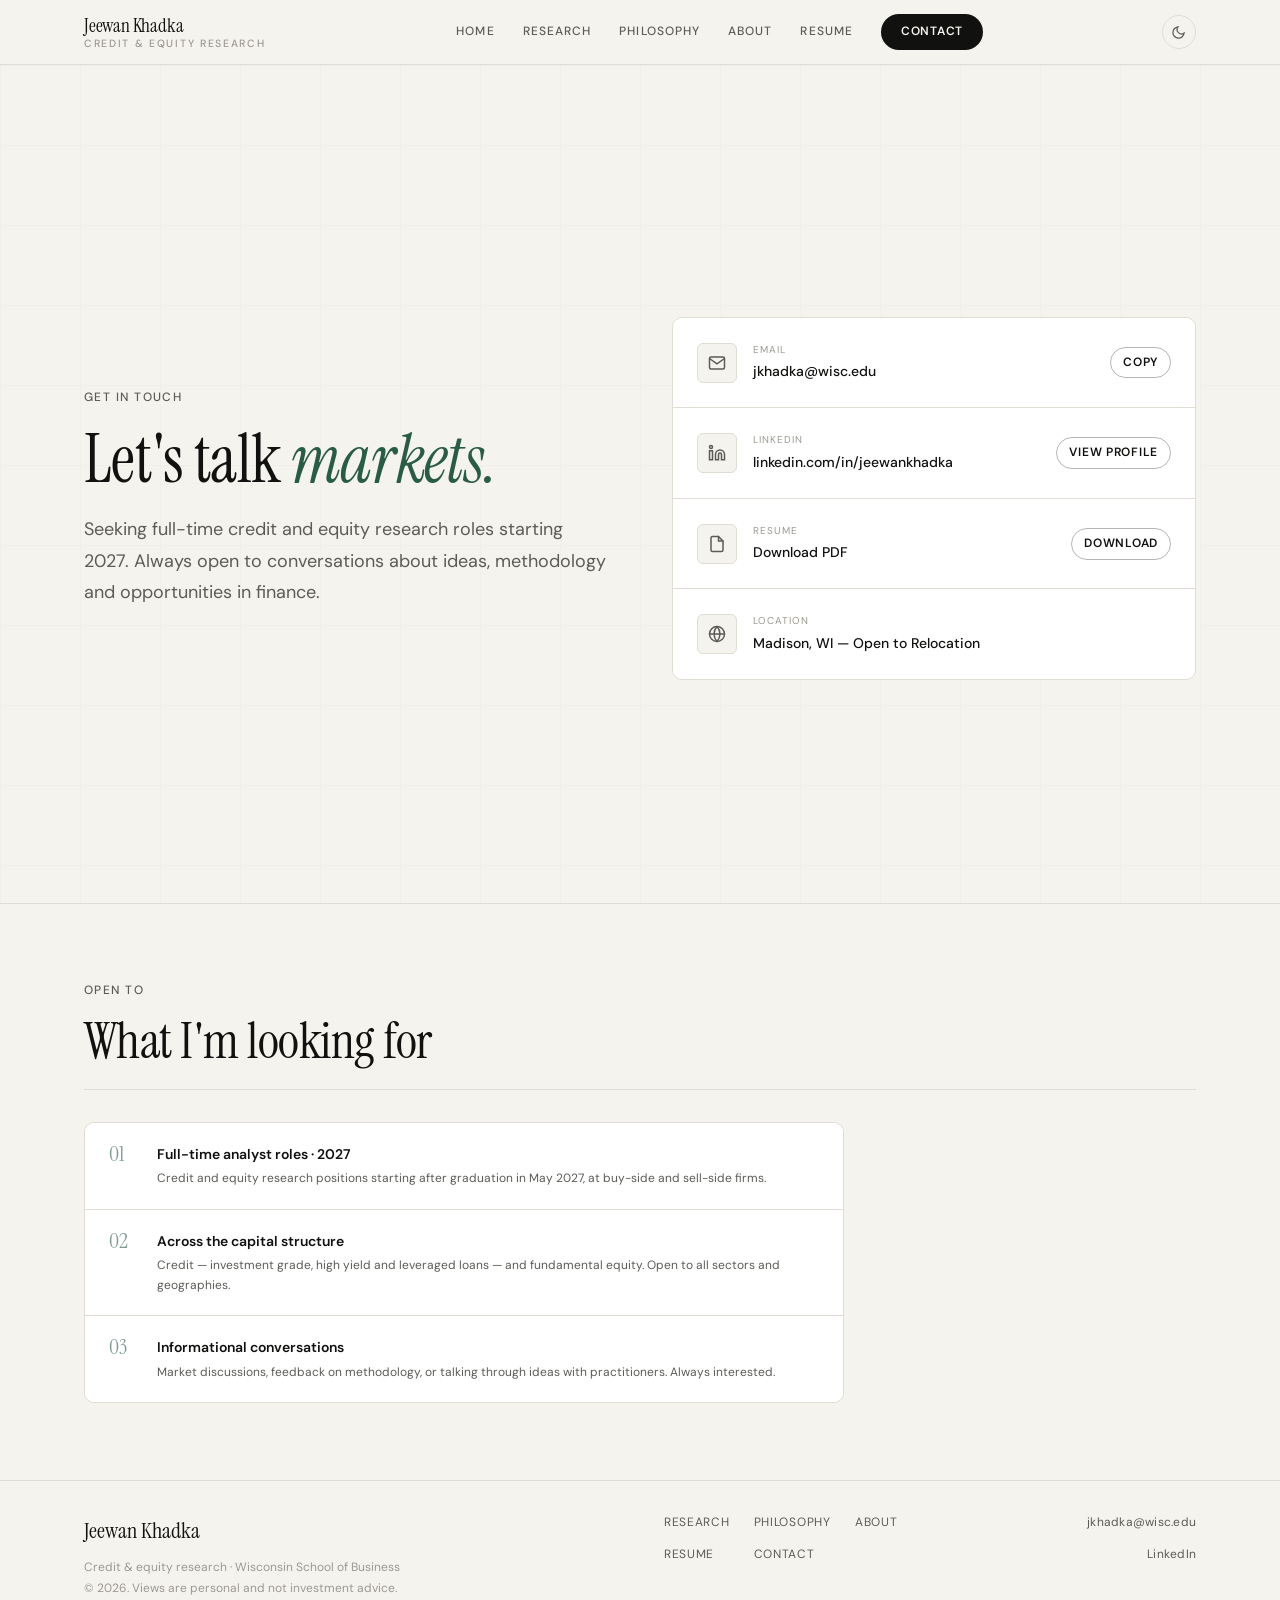
<file: contact.html>
<!DOCTYPE html>
<html lang="en">
<head>
  <meta charset="UTF-8" />
  <meta name="viewport" content="width=device-width, initial-scale=1.0" />
  <title>Contact — Jeewan Khadka</title>
  <meta name="description" content="Get in touch with Jeewan Khadka about full-time credit and equity research roles starting 2027." />
  <meta property="og:type" content="website" />
  <meta property="og:title" content="Contact — Jeewan Khadka" />
  <meta property="og:description" content="Get in touch with Jeewan Khadka about full-time credit and equity research roles starting 2027." />
  <meta name="theme-color" content="#f5f3ee" media="(prefers-color-scheme: light)" />
  <meta name="theme-color" content="#141412" media="(prefers-color-scheme: dark)" />
  <link rel="icon" href="assets/favicon.svg" type="image/svg+xml" />
  <script>try{var t=localStorage.getItem('theme');if(t)document.documentElement.dataset.theme=t;}catch(e){}</script>
  <link rel="preconnect" href="https://fonts.googleapis.com" />
  <link rel="preconnect" href="https://fonts.gstatic.com" crossorigin />
  <link href="https://fonts.googleapis.com/css2?family=Instrument+Serif:ital@0;1&amp;family=DM+Sans:ital,opsz,wght@0,9..40,300..700;1,9..40,300..700&amp;display=swap" rel="stylesheet" />
  <link rel="stylesheet" href="css/style.css" />
  <link rel="stylesheet" href="css/redesign.css" />
</head>
<body>

<a class="skip-link" href="#main">Skip to content</a>
<header class="site-header" role="banner">
  <div class="container">
    <div class="header-inner">
      <a href="index.html" class="site-logo" aria-label="Jeewan Khadka home">
        <div class="logo-text-only"><span class="logo-name-serif">Jeewan Khadka</span><span class="logo-sub-caps">Credit &amp; Equity Research</span></div>
      </a>
      <nav class="site-nav" aria-label="Primary">
        <a href="index.html" class="nav-link">Home</a>
        <a href="research.html" class="nav-link">Research</a>
        <a href="philosophy.html" class="nav-link">Philosophy</a>
        <a href="about.html" class="nav-link">About</a>
        <a href="resume.html" class="nav-link">Resume</a>
        <a href="contact.html" class="nav-cta active" aria-current="page">Contact</a>
      </nav>
      <div class="header-tools">
        <button class="theme-btn" type="button" aria-label="Toggle dark mode">
          <svg class="i-moon" width="15" height="15" viewBox="0 0 24 24" fill="none" stroke="currentColor" stroke-width="2" stroke-linecap="round"><path d="M21 12.8A9 9 0 1 1 11.2 3a7 7 0 0 0 9.8 9.8z"/></svg>
          <svg class="i-sun" width="15" height="15" viewBox="0 0 24 24" fill="none" stroke="currentColor" stroke-width="2" stroke-linecap="round"><circle cx="12" cy="12" r="4"/><path d="M12 2v2M12 20v2M4.9 4.9l1.4 1.4M17.7 17.7l1.4 1.4M2 12h2M20 12h2M4.9 19.1l1.4-1.4M17.7 6.3l1.4-1.4"/></svg>
        </button>
        <button class="menu-btn" aria-label="Open menu" aria-expanded="false">
          <svg width="20" height="20" viewBox="0 0 24 24" fill="none" stroke="currentColor" stroke-width="2" stroke-linecap="round"><line x1="3" y1="6" x2="21" y2="6"/><line x1="3" y1="12" x2="21" y2="12"/><line x1="3" y1="18" x2="21" y2="18"/></svg>
        </button>
      </div>
    </div>
    <nav class="mobile-nav" aria-label="Mobile">
      <a href="index.html" class="nav-link">Home</a>
      <a href="research.html" class="nav-link">Research</a>
      <a href="philosophy.html" class="nav-link">Philosophy</a>
      <a href="about.html" class="nav-link">About</a>
      <a href="resume.html" class="nav-link">Resume</a>
      <a href="contact.html" class="nav-link active" aria-current="page">Contact</a>
    </nav>
  </div>
</header>

<main id="main">
<section class="page-hero">
  <div class="container">
    <div class="hero-grid">
      <div>
        <p class="eyebrow">Get in Touch</p>
        <h1 class="display-heading">Let's talk <em>markets.</em></h1>
        <p class="body-lead">Seeking full-time credit and equity research roles starting 2027. Always open to conversations about ideas, methodology and opportunities in finance.</p>
      </div>

      <div class="contact-links-stack">
        <a href="mailto:jkhadka@wisc.edu" class="contact-link-item" data-copy="jkhadka@wisc.edu">
          <div class="contact-link-icon"><svg width="18" height="18" viewBox="0 0 24 24" fill="none" stroke="currentColor" stroke-width="2" stroke-linecap="round"><path d="M4 4h16c1.1 0 2 .9 2 2v12c0 1.1-.9 2-2 2H4c-1.1 0-2-.9-2-2V6c0-1.1.9-2 2-2z"/><polyline points="22,6 12,13 2,6"/></svg></div>
          <div class="contact-link-text"><div class="contact-link-label">Email</div><div class="contact-link-value">jkhadka@wisc.edu</div></div>
          <span class="action-pill" data-copy-label>Copy</span>
        </a>
        <a href="https://linkedin.com/in/jeewankhadka/" target="_blank" rel="noopener" class="contact-link-item">
          <div class="contact-link-icon"><svg width="18" height="18" viewBox="0 0 24 24" fill="none" stroke="currentColor" stroke-width="2" stroke-linecap="round"><path d="M16 8a6 6 0 0 1 6 6v7h-4v-7a2 2 0 0 0-2-2 2 2 0 0 0-2 2v7h-4v-7a6 6 0 0 1 6-6z"/><rect x="2" y="9" width="4" height="12"/><circle cx="4" cy="4" r="2"/></svg></div>
          <div class="contact-link-text"><div class="contact-link-label">LinkedIn</div><div class="contact-link-value">linkedin.com/in/jeewankhadka</div></div>
          <span class="action-pill">View profile</span>
        </a>
        <a href="assets/pdfs/Khadka_Jeewan_Resume.pdf" target="_blank" class="contact-link-item">
          <div class="contact-link-icon"><svg width="18" height="18" viewBox="0 0 24 24" fill="none" stroke="currentColor" stroke-width="2" stroke-linecap="round"><path d="M14 2H6a2 2 0 0 0-2 2v16a2 2 0 0 0 2 2h12a2 2 0 0 0 2-2V8z"/><polyline points="14,2 14,8 20,8"/></svg></div>
          <div class="contact-link-text"><div class="contact-link-label">Resume</div><div class="contact-link-value">Download PDF</div></div>
          <span class="action-pill">Download</span>
        </a>
        <div class="contact-link-item contact-link-item--static">
          <div class="contact-link-icon"><svg width="18" height="18" viewBox="0 0 24 24" fill="none" stroke="currentColor" stroke-width="2" stroke-linecap="round"><circle cx="12" cy="12" r="10"/><path d="M2 12h20M12 2a15.3 15.3 0 0 1 4 10 15.3 15.3 0 0 1-4 10 15.3 15.3 0 0 1-4-10 15.3 15.3 0 0 1 4-10z"/></svg></div>
          <div class="contact-link-text"><div class="contact-link-label">Location</div><div class="contact-link-value">Madison, WI — Open to Relocation</div></div>
        </div>
      </div>
    </div>
  </div>
</section>

<div class="section-gap"></div>
<section class="section">
  <div class="container container--default">
    <div class="section-header">
      <div class="section-header-left">
        <p class="section-eyebrow">Open to</p>
        <h2 class="section-title">What I'm looking for</h2>
      </div>
    </div>
    <div class="process-list" style="max-width:760px;">
      <div class="process-step"><span class="process-num">01</span><div><div class="process-title">Full-time analyst roles · 2027</div><div class="process-text">Credit and equity research positions starting after graduation in May 2027, at buy-side and sell-side firms.</div></div></div>
      <div class="process-step"><span class="process-num">02</span><div><div class="process-title">Across the capital structure</div><div class="process-text">Credit — investment grade, high yield and leveraged loans — and fundamental equity. Open to all sectors and geographies.</div></div></div>
      <div class="process-step"><span class="process-num">03</span><div><div class="process-title">Informational conversations</div><div class="process-text">Market discussions, feedback on methodology, or talking through ideas with practitioners. Always interested.</div></div></div>
    </div>
  </div>
</section>

</main>

<div class="section-gap"></div>
<footer class="site-footer">
  <div class="container">
    <div class="footer-grid">
      <div>
        <div class="footer-name">Jeewan Khadka</div>
        <p class="footer-copy">Credit &amp; equity research · Wisconsin School of Business<br>© 2026. Views are personal and not investment advice.</p>
      </div>
      <div class="footer-links"><a href="research.html" class="footer-link">Research</a><a href="philosophy.html" class="footer-link">Philosophy</a><a href="about.html" class="footer-link">About</a><a href="resume.html" class="footer-link">Resume</a><a href="contact.html" class="footer-link">Contact</a></div>
      <div class="footer-social">
        <a href="mailto:jkhadka@wisc.edu" class="footer-link">jkhadka@wisc.edu</a>
        <a href="https://linkedin.com/in/jeewankhadka/" target="_blank" rel="noopener" class="footer-link">LinkedIn</a>
      </div>
    </div>
  </div>
</footer>

<script src="js/main.js" defer></script>
</body>
</html>
</file>
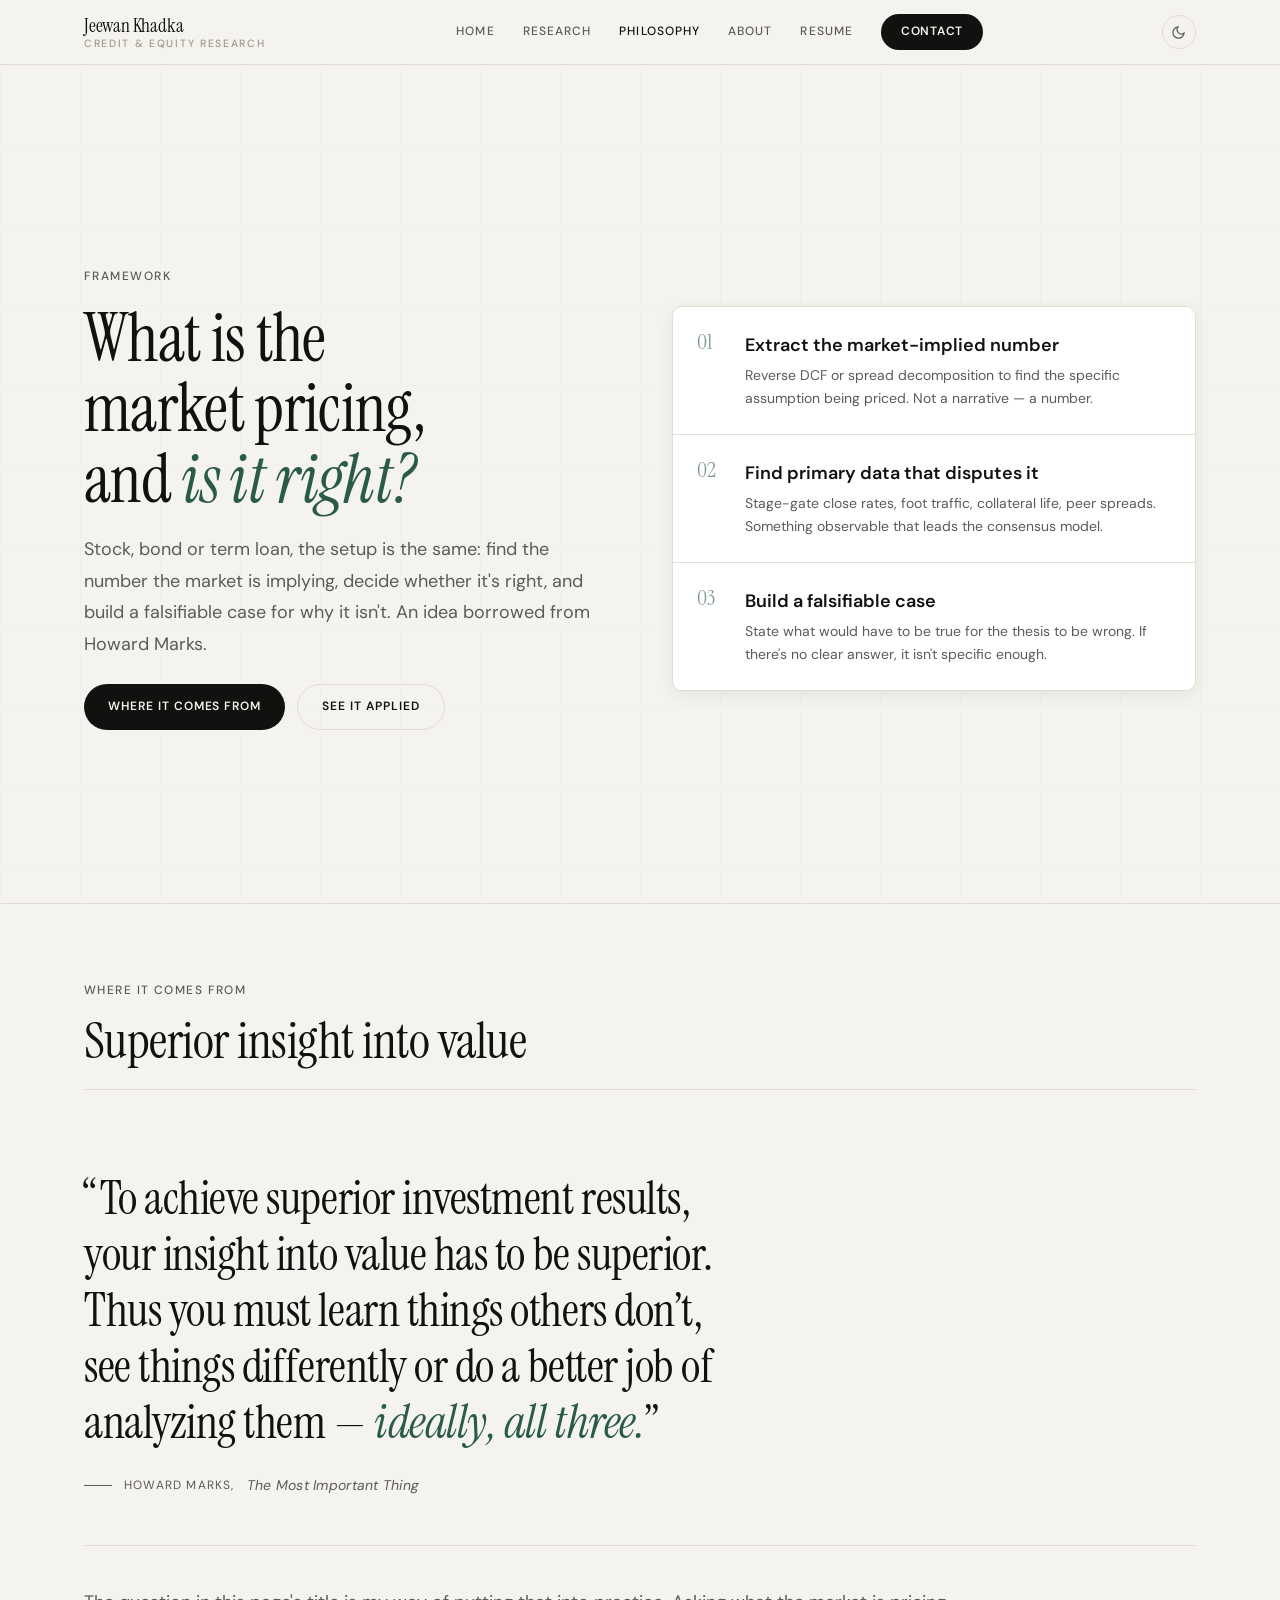
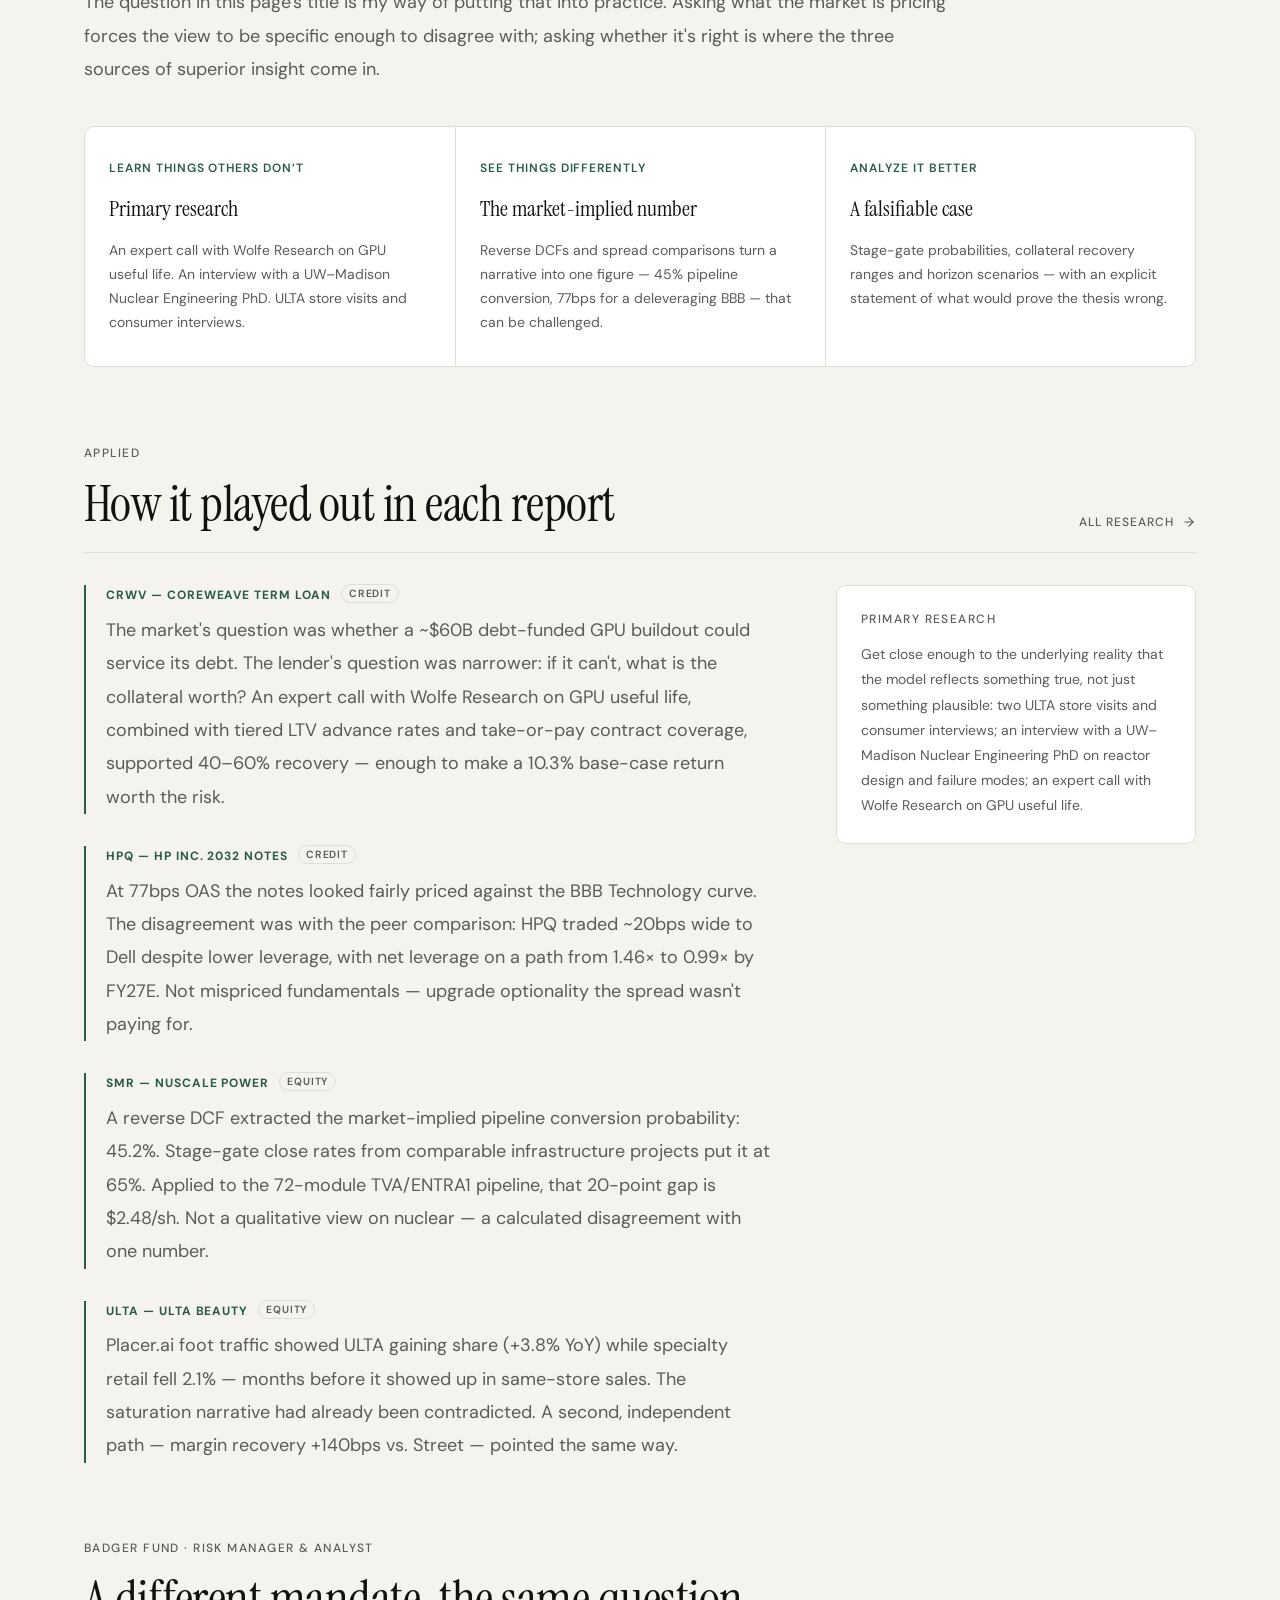
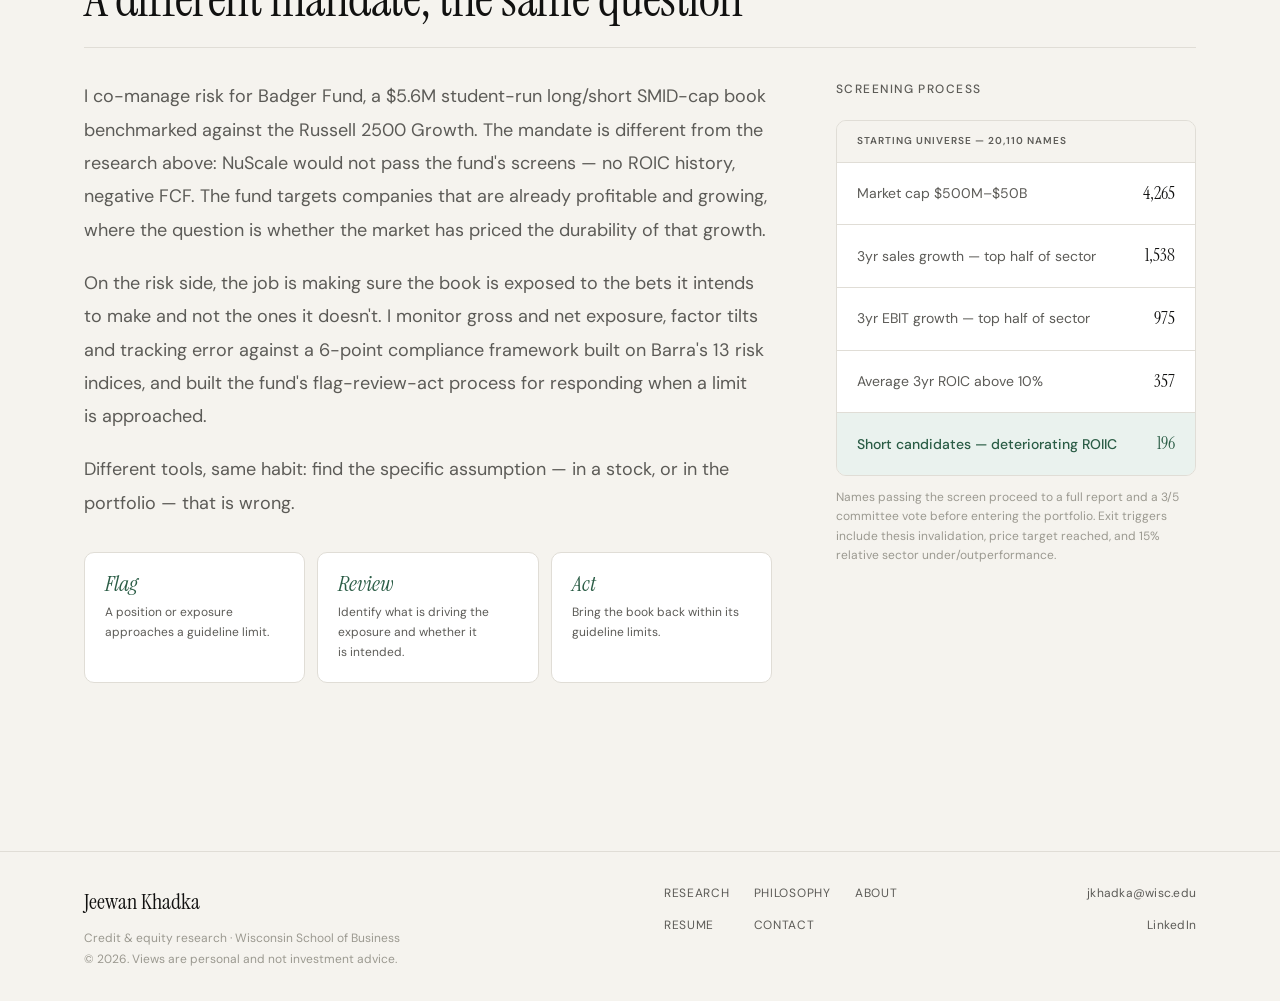
<file: philosophy.html>
<!DOCTYPE html>
<html lang="en">
<head>
  <meta charset="UTF-8" />
  <meta name="viewport" content="width=device-width, initial-scale=1.0" />
  <title>Investment Philosophy — Jeewan Khadka</title>
  <meta name="description" content="How I approach credit and equity research: find the number the market is implying, then the data that disputes it." />
  <meta property="og:type" content="website" />
  <meta property="og:title" content="Investment Philosophy — Jeewan Khadka" />
  <meta property="og:description" content="How I approach credit and equity research: find the number the market is implying, then the data that disputes it." />
  <meta name="theme-color" content="#f5f3ee" media="(prefers-color-scheme: light)" />
  <meta name="theme-color" content="#141412" media="(prefers-color-scheme: dark)" />
  <link rel="icon" href="assets/favicon.svg" type="image/svg+xml" />
  <script>try{var t=localStorage.getItem('theme');if(t)document.documentElement.dataset.theme=t;}catch(e){}</script>
  <link rel="preconnect" href="https://fonts.googleapis.com" />
  <link rel="preconnect" href="https://fonts.gstatic.com" crossorigin />
  <link href="https://fonts.googleapis.com/css2?family=Instrument+Serif:ital@0;1&amp;family=DM+Sans:ital,opsz,wght@0,9..40,300..700;1,9..40,300..700&amp;display=swap" rel="stylesheet" />
  <link rel="stylesheet" href="css/style.css" />
  <link rel="stylesheet" href="css/redesign.css" />
</head>
<body>

<a class="skip-link" href="#main">Skip to content</a>
<header class="site-header" role="banner">
  <div class="container">
    <div class="header-inner">
      <a href="index.html" class="site-logo" aria-label="Jeewan Khadka home">
        <div class="logo-text-only"><span class="logo-name-serif">Jeewan Khadka</span><span class="logo-sub-caps">Credit &amp; Equity Research</span></div>
      </a>
      <nav class="site-nav" aria-label="Primary">
        <a href="index.html" class="nav-link">Home</a>
        <a href="research.html" class="nav-link">Research</a>
        <a href="philosophy.html" class="nav-link active" aria-current="page">Philosophy</a>
        <a href="about.html" class="nav-link">About</a>
        <a href="resume.html" class="nav-link">Resume</a>
        <a href="contact.html" class="nav-cta">Contact</a>
      </nav>
      <div class="header-tools">
        <button class="theme-btn" type="button" aria-label="Toggle dark mode">
          <svg class="i-moon" width="15" height="15" viewBox="0 0 24 24" fill="none" stroke="currentColor" stroke-width="2" stroke-linecap="round"><path d="M21 12.8A9 9 0 1 1 11.2 3a7 7 0 0 0 9.8 9.8z"/></svg>
          <svg class="i-sun" width="15" height="15" viewBox="0 0 24 24" fill="none" stroke="currentColor" stroke-width="2" stroke-linecap="round"><circle cx="12" cy="12" r="4"/><path d="M12 2v2M12 20v2M4.9 4.9l1.4 1.4M17.7 17.7l1.4 1.4M2 12h2M20 12h2M4.9 19.1l1.4-1.4M17.7 6.3l1.4-1.4"/></svg>
        </button>
        <button class="menu-btn" aria-label="Open menu" aria-expanded="false">
          <svg width="20" height="20" viewBox="0 0 24 24" fill="none" stroke="currentColor" stroke-width="2" stroke-linecap="round"><line x1="3" y1="6" x2="21" y2="6"/><line x1="3" y1="12" x2="21" y2="12"/><line x1="3" y1="18" x2="21" y2="18"/></svg>
        </button>
      </div>
    </div>
    <nav class="mobile-nav" aria-label="Mobile">
      <a href="index.html" class="nav-link">Home</a>
      <a href="research.html" class="nav-link">Research</a>
      <a href="philosophy.html" class="nav-link active" aria-current="page">Philosophy</a>
      <a href="about.html" class="nav-link">About</a>
      <a href="resume.html" class="nav-link">Resume</a>
      <a href="contact.html" class="nav-link">Contact</a>
    </nav>
  </div>
</header>

<main id="main">
<!-- Hero -->
<section class="page-hero">
  <div class="container">
    <div class="hero-grid">
      <div>
        <p class="eyebrow">Framework</p>
        <h1 class="display-heading">What is the market pricing, and <em>is it right?</em></h1>
        <p class="body-lead">Stock, bond or term loan, the setup is the same: find the number the market is implying, decide whether it's right, and build a falsifiable case for why it isn't. An idea borrowed from Howard Marks.</p>
        <div class="btn-row">
          <a href="#origin" class="btn btn-dark">Where it comes from</a>
          <a href="#applied" class="btn btn-outline">See it applied</a>
                  </div>
      </div>
      <aside>
        <div class="process-list process-list--hero">
          <div class="process-step"><span class="process-num">01</span><div><div class="process-title">Extract the market-implied number</div><div class="process-text">Reverse DCF or spread decomposition to find the specific assumption being priced. Not a narrative — a number.</div></div></div>
          <div class="process-step"><span class="process-num">02</span><div><div class="process-title">Find primary data that disputes it</div><div class="process-text">Stage-gate close rates, foot traffic, collateral life, peer spreads. Something observable that leads the consensus model.</div></div></div>
          <div class="process-step"><span class="process-num">03</span><div><div class="process-title">Build a falsifiable case</div><div class="process-text">State what would have to be true for the thesis to be wrong. If there's no clear answer, it isn't specific enough.</div></div></div>
        </div>
      </aside>
    </div>
  </div>
</section>

<div class="section-gap"></div>
<!-- Origin: Howard Marks -->
<section class="section" id="origin">
  <div class="container container--default">
    <div class="section-header">
      <div class="section-header-left">
        <p class="section-eyebrow">Where it comes from</p>
        <h2 class="section-title">Superior insight into value</h2>
      </div>
    </div>

    <figure class="marks-quote">
      <blockquote>
        <p>“To achieve superior investment results, your insight into value has to be superior. Thus you must learn things others don’t, see things differently or do a better job of analyzing them — <em>ideally, all three.</em>”</p>
      </blockquote>
      <figcaption><span class="marks-rule"></span>Howard Marks, <cite>The Most Important Thing</cite></figcaption>
    </figure>

    <p class="philosophy-body marks-intro">The question in this page's title is my way of putting that into practice. Asking what the market is pricing forces the view to be specific enough to disagree with; asking whether it's right is where the three sources of superior insight come in.</p>

    <div class="marks-map">
      <div class="marks-col">
        <div class="marks-kicker">Learn things others don’t</div>
        <div class="marks-title">Primary research</div>
        <p>An expert call with Wolfe Research on GPU useful life. An interview with a UW–Madison Nuclear Engineering PhD. ULTA store visits and consumer interviews.</p>
      </div>
      <div class="marks-col">
        <div class="marks-kicker">See things differently</div>
        <div class="marks-title">The market-implied number</div>
        <p>Reverse DCFs and spread comparisons turn a narrative into one figure — 45% pipeline conversion, 77bps for a deleveraging BBB — that can be challenged.</p>
      </div>
      <div class="marks-col">
        <div class="marks-kicker">Analyze it better</div>
        <div class="marks-title">A falsifiable case</div>
        <p>Stage-gate probabilities, collateral recovery ranges and horizon scenarios — with an explicit statement of what would prove the thesis wrong.</p>
      </div>
    </div>
  </div>
</section>

<div class="section-gap"></div>
<!-- Research approach -->
<section class="section" id="applied">
  <div class="container container--default">
    <div class="section-header">
      <div class="section-header-left">
        <p class="section-eyebrow">Applied</p>
        <h2 class="section-title">How it played out in each report</h2>
      </div>
      <a href="research.html" class="section-link">All Research
        <svg width="14" height="14" viewBox="0 0 24 24" fill="none" stroke="currentColor" stroke-width="2" stroke-linecap="round"><line x1="5" y1="12" x2="19" y2="12"/><polyline points="12 5 19 12 12 19"/></svg></a>
    </div>

    <div class="split-2">
      <div class="case-list">
        <div class="case-item">
          <div class="case-label">CRWV — CoreWeave Term Loan <span class="cov-tag">Credit</span></div>
          <p class="philosophy-body">The market's question was whether a ~$60B debt-funded GPU buildout could service its debt. The lender's question was narrower: if it can't, what is the collateral worth? An expert call with Wolfe Research on GPU useful life, combined with tiered LTV advance rates and take-or-pay contract coverage, supported 40–60% recovery — enough to make a 10.3% base-case return worth the risk.</p>
        </div>
        <div class="case-item">
          <div class="case-label">HPQ — HP Inc. 2032 Notes <span class="cov-tag">Credit</span></div>
          <p class="philosophy-body">At 77bps OAS the notes looked fairly priced against the BBB Technology curve. The disagreement was with the peer comparison: HPQ traded ~20bps wide to Dell despite lower leverage, with net leverage on a path from 1.46× to 0.99× by FY27E. Not mispriced fundamentals — upgrade optionality the spread wasn't paying for.</p>
        </div>
        <div class="case-item">
          <div class="case-label">SMR — NuScale Power <span class="cov-tag">Equity</span></div>
          <p class="philosophy-body">A reverse DCF extracted the market-implied pipeline conversion probability: 45.2%. Stage-gate close rates from comparable infrastructure projects put it at 65%. Applied to the 72-module TVA/ENTRA1 pipeline, that 20-point gap is $2.48/sh. Not a qualitative view on nuclear — a calculated disagreement with one number.</p>
        </div>
        <div class="case-item">
          <div class="case-label">ULTA — Ulta Beauty <span class="cov-tag">Equity</span></div>
          <p class="philosophy-body">Placer.ai foot traffic showed ULTA gaining share (+3.8% YoY) while specialty retail fell 2.1% — months before it showed up in same-store sales. The saturation narrative had already been contradicted. A second, independent path — margin recovery +140bps vs. Street — pointed the same way.</p>
        </div>
      </div>

      <div>
        <div class="note-box" style="margin-top:0;">
          <p class="eyebrow">Primary Research</p>
          <p>Get close enough to the underlying reality that the model reflects something true, not just something plausible: two ULTA store visits and consumer interviews; an interview with a UW–Madison Nuclear Engineering PhD on reactor design and failure modes; an expert call with Wolfe Research on GPU useful life.</p>
        </div>
      </div>
    </div>
  </div>
</section>

<div class="section-gap"></div>
<!-- Badger Fund -->
<section class="section" id="badger-fund">
  <div class="container container--default">
    <div class="section-header">
      <div class="section-header-left">
        <p class="section-eyebrow">Badger Fund · Risk Manager &amp; Analyst</p>
        <h2 class="section-title">A different mandate, the same question</h2>
      </div>
    </div>

    <div class="split-2">
      <div>
        <p class="philosophy-body">I co-manage risk for Badger Fund, a $5.6M student-run long/short SMID-cap book benchmarked against the Russell 2500 Growth. The mandate is different from the research above: NuScale would not pass the fund's screens — no ROIC history, negative FCF. The fund targets companies that are already profitable and growing, where the question is whether the market has priced the durability of that growth.</p>
        <p class="philosophy-body">On the risk side, the job is making sure the book is exposed to the bets it intends to make and not the ones it doesn't. I monitor gross and net exposure, factor tilts and tracking error against a 6-point compliance framework built on Barra's 13 risk indices, and built the fund's flag-review-act process for responding when a limit is approached.</p>
        <p class="philosophy-body">Different tools, same habit: find the specific assumption — in a stock, or in the portfolio — that is wrong.</p>
        <div class="risk-framework">
          <div><span class="process-num">Flag</span><p>A position or exposure approaches a guideline limit.</p></div>
          <div><span class="process-num">Review</span><p>Identify what is driving the exposure and whether it is intended.</p></div>
          <div><span class="process-num">Act</span><p>Bring the book back within its guideline limits.</p></div>
        </div>
      </div>

      <div>
        <p class="section-eyebrow" style="margin-bottom:var(--space-5);">Screening process</p>
        <div class="screen-table">
          <div class="screen-head">Starting universe — 20,110 names</div>
          <div class="screen-row"><span>Market cap $500M–$50B</span><b>4,265</b></div>
          <div class="screen-row"><span>3yr sales growth — top half of sector</span><b>1,538</b></div>
          <div class="screen-row"><span>3yr EBIT growth — top half of sector</span><b>975</b></div>
          <div class="screen-row"><span>Average 3yr ROIC above 10%</span><b>357</b></div>
          <div class="screen-row screen-row--accent"><span>Short candidates — deteriorating ROIIC</span><b>196</b></div>
        </div>
        <p class="fine-print">Names passing the screen proceed to a full report and a 3/5 committee vote before entering the portfolio. Exit triggers include thesis invalidation, price target reached, and 15% relative sector under/outperformance.</p>
      </div>
    </div>
  </div>
</section>

</main>

<div class="section-gap"></div>
<footer class="site-footer">
  <div class="container">
    <div class="footer-grid">
      <div>
        <div class="footer-name">Jeewan Khadka</div>
        <p class="footer-copy">Credit &amp; equity research · Wisconsin School of Business<br>© 2026. Views are personal and not investment advice.</p>
      </div>
      <div class="footer-links"><a href="research.html" class="footer-link">Research</a><a href="philosophy.html" class="footer-link">Philosophy</a><a href="about.html" class="footer-link">About</a><a href="resume.html" class="footer-link">Resume</a><a href="contact.html" class="footer-link">Contact</a></div>
      <div class="footer-social">
        <a href="mailto:jkhadka@wisc.edu" class="footer-link">jkhadka@wisc.edu</a>
        <a href="https://linkedin.com/in/jeewankhadka/" target="_blank" rel="noopener" class="footer-link">LinkedIn</a>
      </div>
    </div>
  </div>
</footer>

<script src="js/main.js" defer></script>
</body>
</html>
</file>
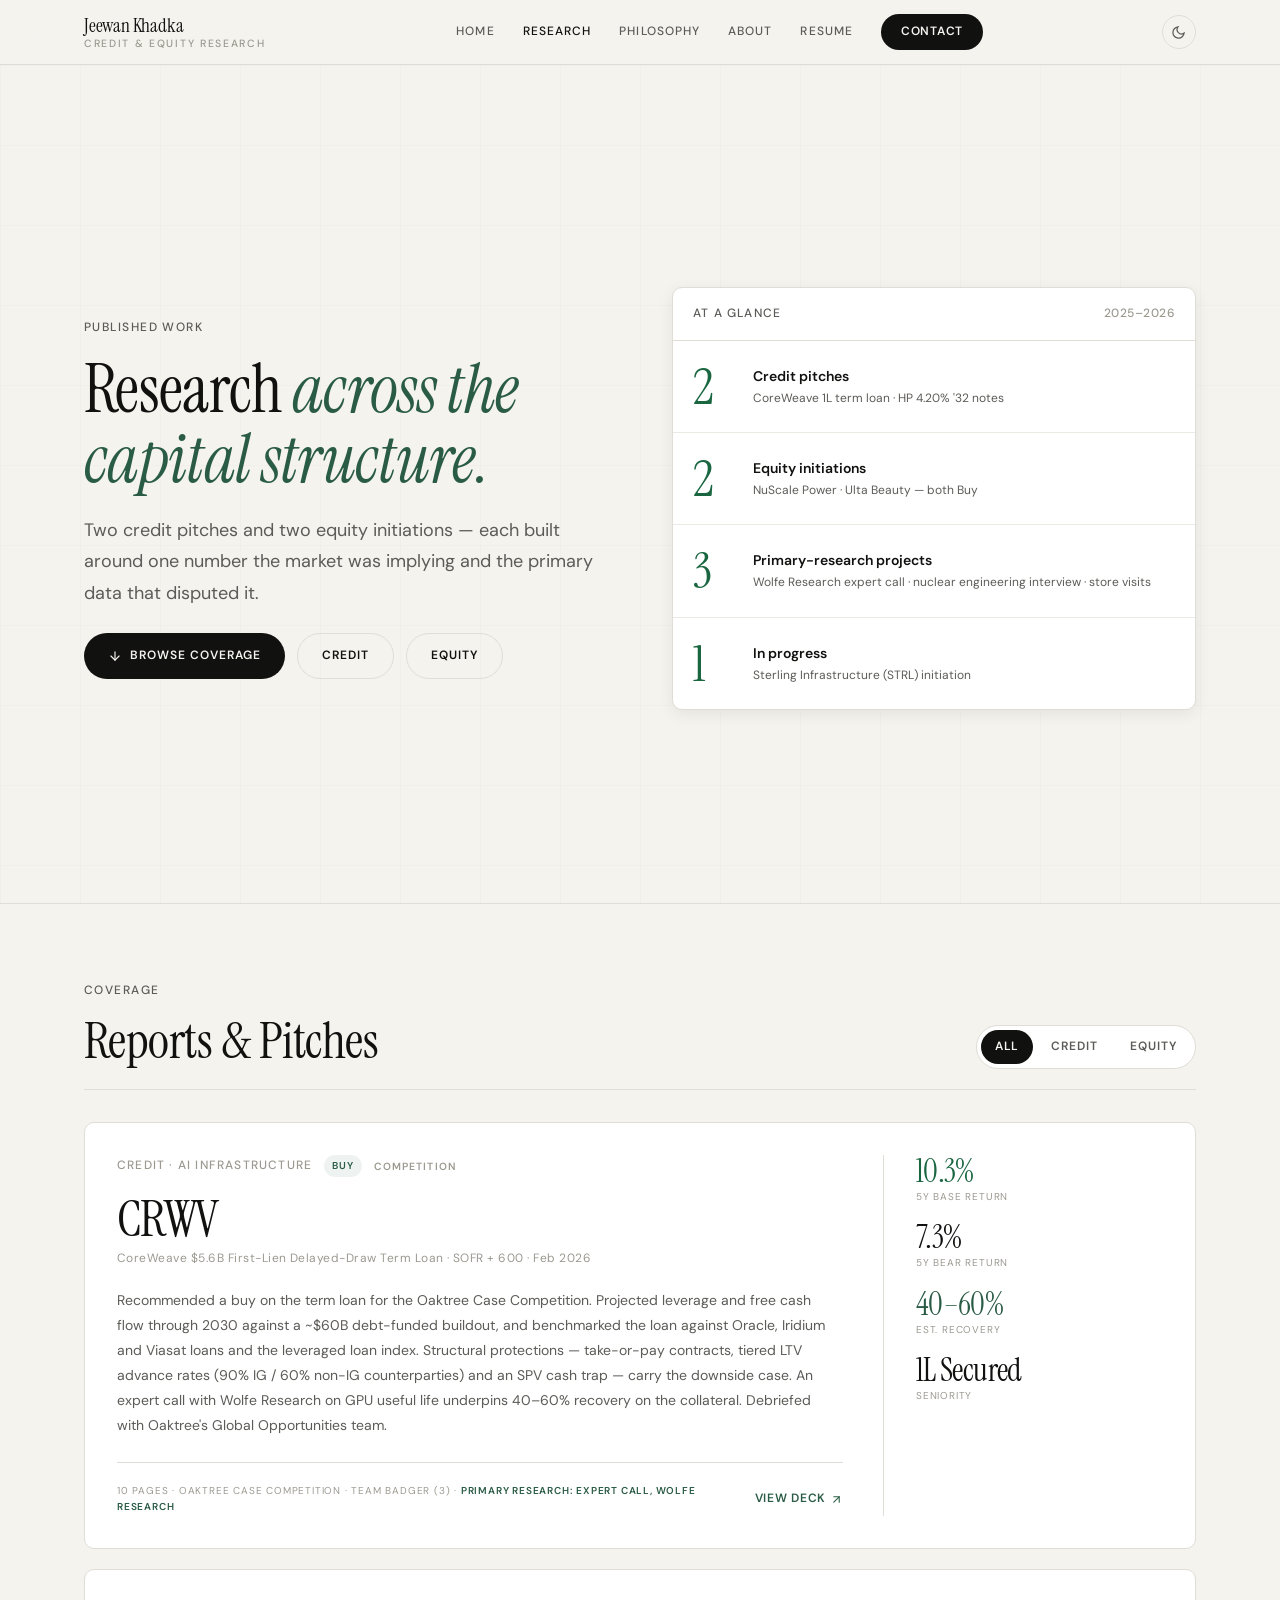
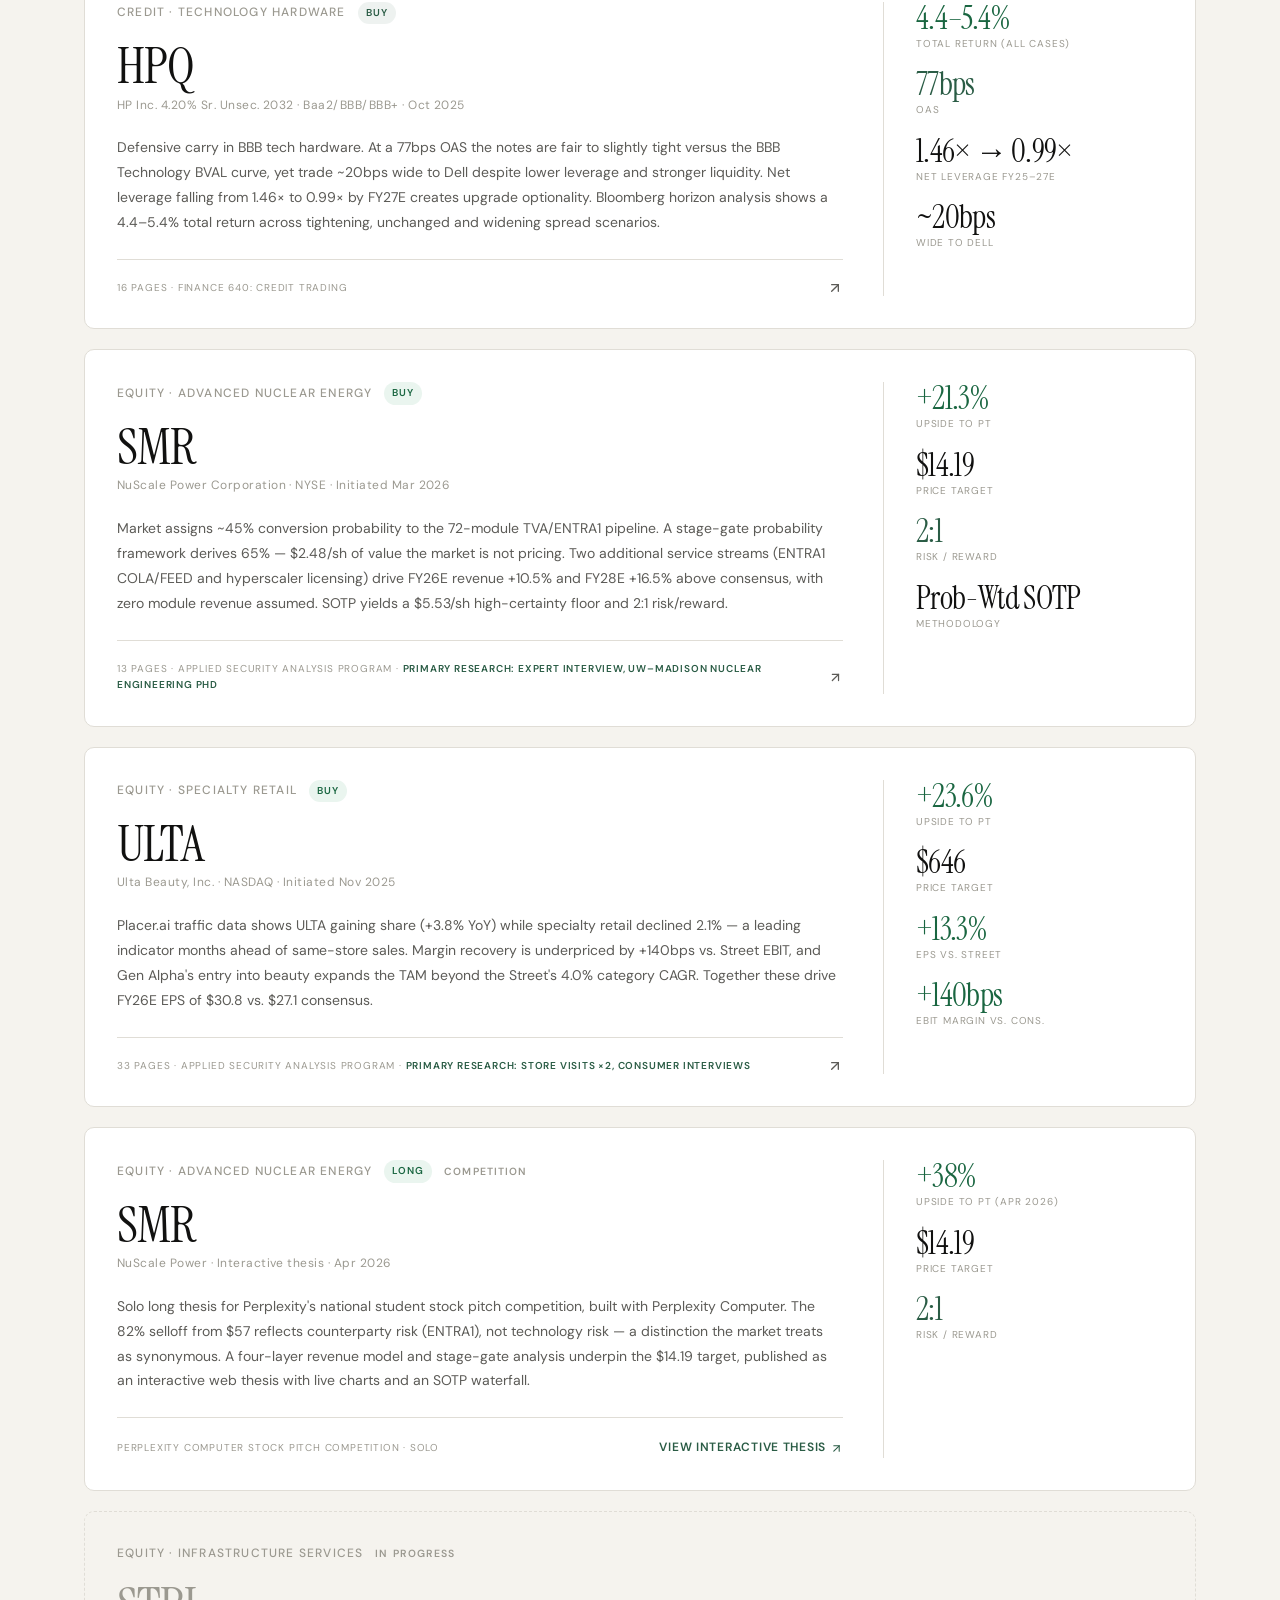
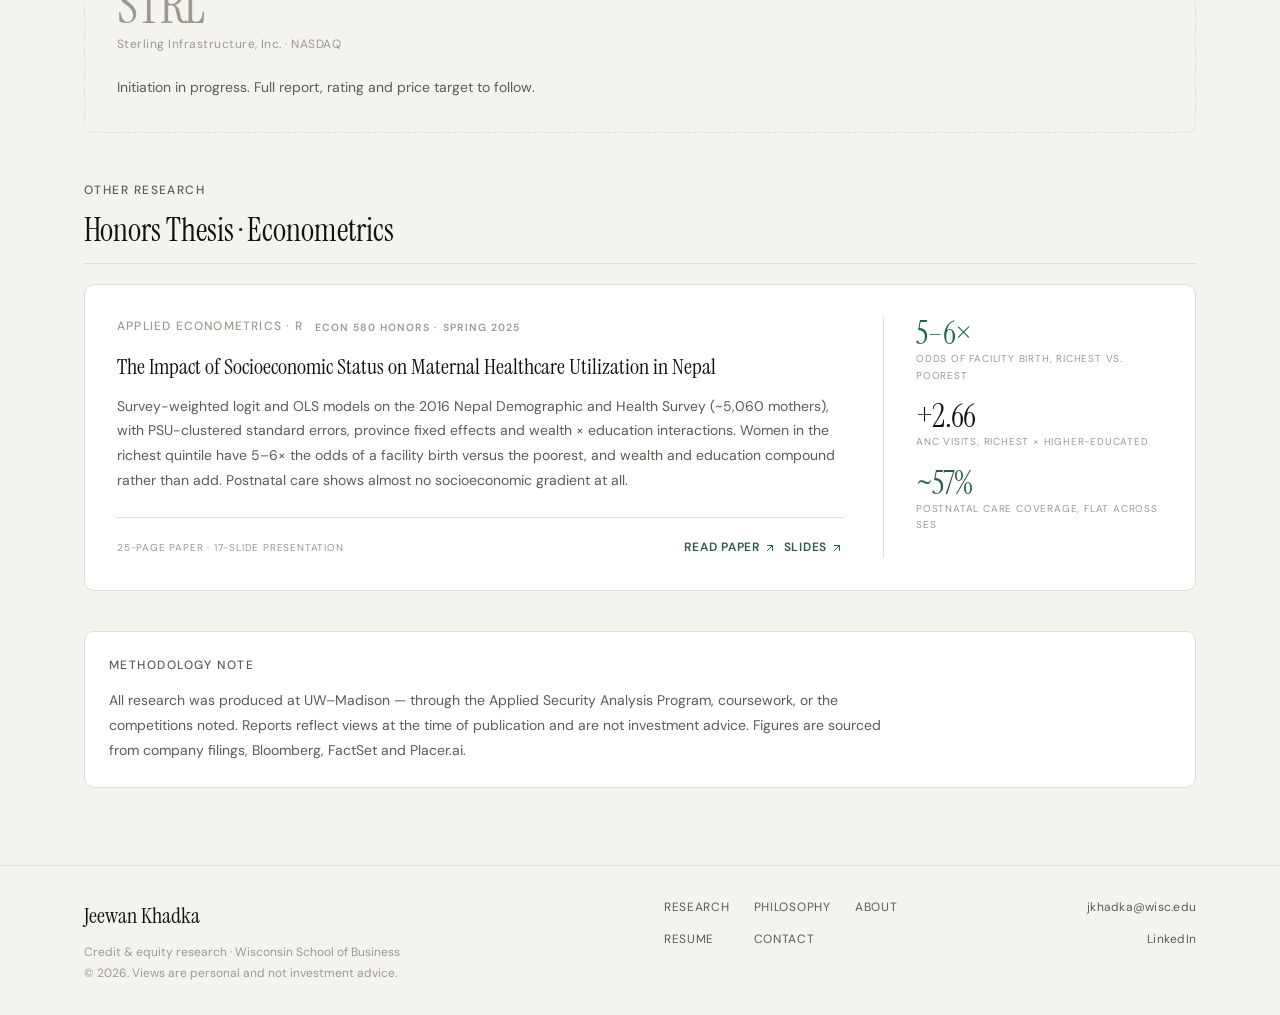
<file: research.html>
<!DOCTYPE html>
<html lang="en">
<head>
  <meta charset="UTF-8" />
  <meta name="viewport" content="width=device-width, initial-scale=1.0" />
  <title>Research — Jeewan Khadka</title>
  <meta name="description" content="Credit and equity research by Jeewan Khadka: CoreWeave term loan, HP Inc. 2032 notes, NuScale Power, Ulta Beauty." />
  <meta property="og:type" content="website" />
  <meta property="og:title" content="Research — Jeewan Khadka" />
  <meta property="og:description" content="Credit and equity research by Jeewan Khadka: CoreWeave term loan, HP Inc. 2032 notes, NuScale Power, Ulta Beauty." />
  <meta name="theme-color" content="#f5f3ee" media="(prefers-color-scheme: light)" />
  <meta name="theme-color" content="#141412" media="(prefers-color-scheme: dark)" />
  <link rel="icon" href="assets/favicon.svg" type="image/svg+xml" />
  <script>try{var t=localStorage.getItem('theme');if(t)document.documentElement.dataset.theme=t;}catch(e){}</script>
  <link rel="preconnect" href="https://fonts.googleapis.com" />
  <link rel="preconnect" href="https://fonts.gstatic.com" crossorigin />
  <link href="https://fonts.googleapis.com/css2?family=Instrument+Serif:ital@0;1&amp;family=DM+Sans:ital,opsz,wght@0,9..40,300..700;1,9..40,300..700&amp;display=swap" rel="stylesheet" />
  <link rel="stylesheet" href="css/style.css" />
  <link rel="stylesheet" href="css/redesign.css" />
</head>
<body>

<a class="skip-link" href="#main">Skip to content</a>
<header class="site-header" role="banner">
  <div class="container">
    <div class="header-inner">
      <a href="index.html" class="site-logo" aria-label="Jeewan Khadka home">
        <div class="logo-text-only"><span class="logo-name-serif">Jeewan Khadka</span><span class="logo-sub-caps">Credit &amp; Equity Research</span></div>
      </a>
      <nav class="site-nav" aria-label="Primary">
        <a href="index.html" class="nav-link">Home</a>
        <a href="research.html" class="nav-link active" aria-current="page">Research</a>
        <a href="philosophy.html" class="nav-link">Philosophy</a>
        <a href="about.html" class="nav-link">About</a>
        <a href="resume.html" class="nav-link">Resume</a>
        <a href="contact.html" class="nav-cta">Contact</a>
      </nav>
      <div class="header-tools">
        <button class="theme-btn" type="button" aria-label="Toggle dark mode">
          <svg class="i-moon" width="15" height="15" viewBox="0 0 24 24" fill="none" stroke="currentColor" stroke-width="2" stroke-linecap="round"><path d="M21 12.8A9 9 0 1 1 11.2 3a7 7 0 0 0 9.8 9.8z"/></svg>
          <svg class="i-sun" width="15" height="15" viewBox="0 0 24 24" fill="none" stroke="currentColor" stroke-width="2" stroke-linecap="round"><circle cx="12" cy="12" r="4"/><path d="M12 2v2M12 20v2M4.9 4.9l1.4 1.4M17.7 17.7l1.4 1.4M2 12h2M20 12h2M4.9 19.1l1.4-1.4M17.7 6.3l1.4-1.4"/></svg>
        </button>
        <button class="menu-btn" aria-label="Open menu" aria-expanded="false">
          <svg width="20" height="20" viewBox="0 0 24 24" fill="none" stroke="currentColor" stroke-width="2" stroke-linecap="round"><line x1="3" y1="6" x2="21" y2="6"/><line x1="3" y1="12" x2="21" y2="12"/><line x1="3" y1="18" x2="21" y2="18"/></svg>
        </button>
      </div>
    </div>
    <nav class="mobile-nav" aria-label="Mobile">
      <a href="index.html" class="nav-link">Home</a>
      <a href="research.html" class="nav-link active" aria-current="page">Research</a>
      <a href="philosophy.html" class="nav-link">Philosophy</a>
      <a href="about.html" class="nav-link">About</a>
      <a href="resume.html" class="nav-link">Resume</a>
      <a href="contact.html" class="nav-link">Contact</a>
    </nav>
  </div>
</header>

<main id="main">
<!-- Page hero -->
<section class="page-hero">
  <div class="container">
    <div class="hero-grid">
      <div>
        <p class="eyebrow">Published Work</p>
        <h1 class="display-heading">Research <em>across the capital structure.</em></h1>
        <p class="body-lead">Two credit pitches and two equity initiations — each built around one number the market was implying and the primary data that disputed it.</p>
        <div class="btn-row">
          <a href="#coverage" class="btn btn-dark" data-jump="all"><svg width="14" height="14" viewBox="0 0 24 24" fill="none" stroke="currentColor" stroke-width="2" stroke-linecap="round"><line x1="12" y1="5" x2="12" y2="19"/><polyline points="19 12 12 19 5 12"/></svg>Browse Coverage</a>
          <a href="#coverage" class="btn btn-outline" data-jump="credit">Credit</a>
          <a href="#coverage" class="btn btn-outline" data-jump="equity">Equity</a>
        </div>
      </div>
      <aside class="coverage-panel kpi-panel kpi-panel--count" aria-label="Research at a glance">
        <div class="coverage-head"><span>At a glance</span><span>2025–2026</span></div>
        <div class="kpi-row"><span class="kpi-val">2</span><span class="kpi-lbl"><b>Credit pitches</b>CoreWeave 1L term loan · HP 4.20% '32 notes</span></div>
        <div class="kpi-row"><span class="kpi-val">2</span><span class="kpi-lbl"><b>Equity initiations</b>NuScale Power · Ulta Beauty — both Buy</span></div>
        <div class="kpi-row"><span class="kpi-val">3</span><span class="kpi-lbl"><b>Primary-research projects</b>Wolfe Research expert call · nuclear engineering interview · store visits</span></div>
        <div class="kpi-row"><span class="kpi-val">1</span><span class="kpi-lbl"><b>In progress</b>Sterling Infrastructure (STRL) initiation</span></div>
      </aside>
    </div>
  </div>
</section>

<div class="section-gap"></div>
<section class="section" id="coverage">
  <div class="container container--default">
    <div class="section-header">
      <div class="section-header-left">
        <p class="section-eyebrow">Coverage</p>
        <h2 class="section-title">Reports &amp; Pitches</h2>
      </div>
      <div class="filter-tabs research-head-tools" role="group" aria-label="Filter research">
        <button class="filter-tab" type="button" data-filter="all" aria-pressed="true">All</button>
        <button class="filter-tab" type="button" data-filter="credit" aria-pressed="false">Credit</button>
        <button class="filter-tab" type="button" data-filter="equity" aria-pressed="false">Equity</button>
      </div>
    </div>

    <div class="research-grid">

      <!-- CRWV -->
      <article class="research-card" id="crwv" data-kind="credit">
        <div class="card-left">
          <div class="card-type-row">
            <span class="card-type-tag">Credit · AI Infrastructure</span>
            <span class="card-rating-pill pill-credit">Buy</span>
            <span class="card-kind">Competition</span>
          </div>
          <div class="card-ticker">CRWV</div>
          <div class="card-company-name">CoreWeave $5.6B First-Lien Delayed-Draw Term Loan · SOFR + 600 · Feb 2026</div>
          <p class="card-thesis">Recommended a buy on the term loan for the Oaktree Case Competition. Projected leverage and free cash flow through 2030 against a ~$60B debt-funded buildout, and benchmarked the loan against Oracle, Iridium and Viasat loans and the leveraged loan index. Structural protections — take-or-pay contracts, tiered LTV advance rates (90% IG / 60% non-IG counterparties) and an SPV cash trap — carry the downside case. An expert call with Wolfe Research on GPU useful life underpins 40–60% recovery on the collateral. Debriefed with Oaktree's Global Opportunities team.</p>
          <div class="card-footer-row">
            <span class="card-date">10 pages · Oaktree Case Competition · Team Badger (3) · <span class="card-highlight">Primary research: expert call, Wolfe Research</span></span>
            <a href="assets/pdfs/Team-Badger-CRWV-Pitch-Deck.pdf" target="_blank" rel="noopener" class="card-cta">View Deck
              <svg width="13" height="13" viewBox="0 0 24 24" fill="none" stroke="currentColor" stroke-width="2" stroke-linecap="round"><line x1="7" y1="17" x2="17" y2="7"/><polyline points="7 7 17 7 17 17"/></svg></a>
          </div>
        </div>
        <div class="card-right">
          <div class="card-metrics-row">
            <div class="card-metric"><div class="card-metric-val green">10.3%</div><div class="card-metric-lbl">5Y Base Return</div></div>
            <div class="card-metric"><div class="card-metric-val">7.3%</div><div class="card-metric-lbl">5Y Bear Return</div></div>
            <div class="card-metric"><div class="card-metric-val forest">40–60%</div><div class="card-metric-lbl">Est. Recovery</div></div>
            <div class="card-metric"><div class="card-metric-val">1L Secured</div><div class="card-metric-lbl">Seniority</div></div>
          </div>
        </div>
      </article>

      <!-- HPQ -->
      <a href="pages/hpq.html" class="research-card" data-kind="credit">
        <div class="card-left">
          <div class="card-type-row">
            <span class="card-type-tag">Credit · Technology Hardware</span>
            <span class="card-rating-pill pill-credit">Buy</span>
          </div>
          <div class="card-ticker">HPQ</div>
          <div class="card-company-name">HP Inc. 4.20% Sr. Unsec. 2032 · Baa2/BBB/BBB+ · Oct 2025</div>
          <p class="card-thesis">Defensive carry in BBB tech hardware. At a 77bps OAS the notes are fair to slightly tight versus the BBB Technology BVAL curve, yet trade ~20bps wide to Dell despite lower leverage and stronger liquidity. Net leverage falling from 1.46× to 0.99× by FY27E creates upgrade optionality. Bloomberg horizon analysis shows a 4.4–5.4% total return across tightening, unchanged and widening spread scenarios.</p>
          <div class="card-footer-row">
            <span class="card-date">16 pages · Finance 640: Credit Trading</span>
            <svg class="card-arrow" width="16" height="16" viewBox="0 0 24 24" fill="none" stroke="currentColor" stroke-width="2" stroke-linecap="round"><line x1="7" y1="17" x2="17" y2="7"/><polyline points="7 7 17 7 17 17"/></svg>
          </div>
        </div>
        <div class="card-right">
          <div class="card-metrics-row">
            <div class="card-metric"><div class="card-metric-val green">4.4–5.4%</div><div class="card-metric-lbl">Total Return (all cases)</div></div>
            <div class="card-metric"><div class="card-metric-val forest">77bps</div><div class="card-metric-lbl">OAS</div></div>
            <div class="card-metric"><div class="card-metric-val">1.46× → 0.99×</div><div class="card-metric-lbl">Net Leverage FY25–27E</div></div>
            <div class="card-metric"><div class="card-metric-val">~20bps</div><div class="card-metric-lbl">Wide to Dell</div></div>
          </div>
        </div>
      </a>

      <!-- SMR -->
      <a href="pages/smr.html" class="research-card" data-kind="equity">
        <div class="card-left">
          <div class="card-type-row">
            <span class="card-type-tag">Equity · Advanced Nuclear Energy</span>
            <span class="card-rating-pill pill-buy">Buy</span>
          </div>
          <div class="card-ticker">SMR</div>
          <div class="card-company-name">NuScale Power Corporation · NYSE · Initiated Mar 2026</div>
          <p class="card-thesis">Market assigns ~45% conversion probability to the 72-module TVA/ENTRA1 pipeline. A stage-gate probability framework derives 65% — $2.48/sh of value the market is not pricing. Two additional service streams (ENTRA1 COLA/FEED and hyperscaler licensing) drive FY26E revenue +10.5% and FY28E +16.5% above consensus, with zero module revenue assumed. SOTP yields a $5.53/sh high-certainty floor and 2:1 risk/reward.</p>
          <div class="card-footer-row">
            <span class="card-date">13 pages · Applied Security Analysis Program · <span class="card-highlight">Primary research: expert interview, UW–Madison Nuclear Engineering PhD</span></span>
            <svg class="card-arrow" width="16" height="16" viewBox="0 0 24 24" fill="none" stroke="currentColor" stroke-width="2" stroke-linecap="round"><line x1="7" y1="17" x2="17" y2="7"/><polyline points="7 7 17 7 17 17"/></svg>
          </div>
        </div>
        <div class="card-right">
          <div class="card-metrics-row">
            <div class="card-metric"><div class="card-metric-val green">+21.3%</div><div class="card-metric-lbl">Upside to PT</div></div>
            <div class="card-metric"><div class="card-metric-val">$14.19</div><div class="card-metric-lbl">Price Target</div></div>
            <div class="card-metric"><div class="card-metric-val forest">2:1</div><div class="card-metric-lbl">Risk / Reward</div></div>
            <div class="card-metric"><div class="card-metric-val">Prob-Wtd SOTP</div><div class="card-metric-lbl">Methodology</div></div>
          </div>
        </div>
      </a>

      <!-- ULTA -->
      <a href="pages/ulta.html" class="research-card" data-kind="equity">
        <div class="card-left">
          <div class="card-type-row">
            <span class="card-type-tag">Equity · Specialty Retail</span>
            <span class="card-rating-pill pill-buy">Buy</span>
          </div>
          <div class="card-ticker">ULTA</div>
          <div class="card-company-name">Ulta Beauty, Inc. · NASDAQ · Initiated Nov 2025</div>
          <p class="card-thesis">Placer.ai traffic data shows ULTA gaining share (+3.8% YoY) while specialty retail declined 2.1% — a leading indicator months ahead of same-store sales. Margin recovery is underpriced by +140bps vs. Street EBIT, and Gen Alpha's entry into beauty expands the TAM beyond the Street's 4.0% category CAGR. Together these drive FY26E EPS of $30.8 vs. $27.1 consensus.</p>
          <div class="card-footer-row">
            <span class="card-date">33 pages · Applied Security Analysis Program · <span class="card-highlight">Primary research: store visits ×2, consumer interviews</span></span>
            <svg class="card-arrow" width="16" height="16" viewBox="0 0 24 24" fill="none" stroke="currentColor" stroke-width="2" stroke-linecap="round"><line x1="7" y1="17" x2="17" y2="7"/><polyline points="7 7 17 7 17 17"/></svg>
          </div>
        </div>
        <div class="card-right">
          <div class="card-metrics-row">
            <div class="card-metric"><div class="card-metric-val green">+23.6%</div><div class="card-metric-lbl">Upside to PT</div></div>
            <div class="card-metric"><div class="card-metric-val">$646</div><div class="card-metric-lbl">Price Target</div></div>
            <div class="card-metric"><div class="card-metric-val green">+13.3%</div><div class="card-metric-lbl">EPS vs. Street</div></div>
            <div class="card-metric"><div class="card-metric-val green">+140bps</div><div class="card-metric-lbl">EBIT Margin vs. Cons.</div></div>
          </div>
        </div>
      </a>

      <!-- SMR Perplexity -->
      <article class="research-card" data-kind="equity">
        <div class="card-left">
          <div class="card-type-row">
            <span class="card-type-tag">Equity · Advanced Nuclear Energy</span>
            <span class="card-rating-pill pill-buy">Long</span>
            <span class="card-kind">Competition</span>
          </div>
          <div class="card-ticker">SMR</div>
          <div class="card-company-name">NuScale Power · Interactive thesis · Apr 2026</div>
          <p class="card-thesis">Solo long thesis for Perplexity's national student stock pitch competition, built with Perplexity Computer. The 82% selloff from $57 reflects counterparty risk (ENTRA1), not technology risk — a distinction the market treats as synonymous. A four-layer revenue model and stage-gate analysis underpin the $14.19 target, published as an interactive web thesis with live charts and an SOTP waterfall.</p>
          <div class="card-footer-row">
            <span class="card-date">Perplexity Computer Stock Pitch Competition · Solo</span>
            <a href="https://www.perplexity.ai/computer/a/nuscale-power-smr-long-equity-bLcjZ6AMQQuukHeSIAewKA" target="_blank" rel="noopener" class="card-cta">View Interactive Thesis
              <svg width="13" height="13" viewBox="0 0 24 24" fill="none" stroke="currentColor" stroke-width="2" stroke-linecap="round"><line x1="7" y1="17" x2="17" y2="7"/><polyline points="7 7 17 7 17 17"/></svg></a>
          </div>
        </div>
        <div class="card-right">
          <div class="card-metrics-row">
            <div class="card-metric"><div class="card-metric-val green">+38%</div><div class="card-metric-lbl">Upside to PT (Apr 2026)</div></div>
            <div class="card-metric"><div class="card-metric-val">$14.19</div><div class="card-metric-lbl">Price Target</div></div>
            <div class="card-metric"><div class="card-metric-val forest">2:1</div><div class="card-metric-lbl">Risk / Reward</div></div>
          </div>
        </div>
      </article>

      <!-- STRL placeholder -->
      <div class="research-card research-card--pending" data-kind="equity">
        <div class="card-left">
          <div class="card-type-row">
            <span class="card-type-tag">Equity · Infrastructure Services</span>
            <span class="card-kind">In progress</span>
          </div>
          <div class="card-ticker">STRL</div>
          <div class="card-company-name">Sterling Infrastructure, Inc. · NASDAQ</div>
          <p class="card-thesis">Initiation in progress. Full report, rating and price target to follow.</p>
        </div>
      </div>
    </div>

    <div class="other-research">
      <div class="other-research-head">
        <p class="section-eyebrow">Other Research</p>
        <h3 class="other-research-title">Honors Thesis · Econometrics</h3>
      </div>
      <article class="research-card research-card--plain">
        <div class="card-left">
          <div class="card-type-row">
            <span class="card-type-tag">Applied Econometrics · R</span>
            <span class="card-kind">ECON 580 Honors · Spring 2025</span>
          </div>
          <div class="card-company-name card-company-name--lead">The Impact of Socioeconomic Status on Maternal Healthcare Utilization in Nepal</div>
          <p class="card-thesis">Survey-weighted logit and OLS models on the 2016 Nepal Demographic and Health Survey (~5,060 mothers), with PSU-clustered standard errors, province fixed effects and wealth × education interactions. Women in the richest quintile have 5–6× the odds of a facility birth versus the poorest, and wealth and education compound rather than add. Postnatal care shows almost no socioeconomic gradient at all.</p>
          <div class="card-footer-row">
            <span class="card-date">25-page paper · 17-slide presentation</span>
            <span class="card-cta-group">
              <a href="assets/pdfs/Khadka_Honors_Thesis_Maternal_Healthcare_Nepal.pdf" target="_blank" rel="noopener" class="card-cta">Read Paper <svg width="12" height="12" viewBox="0 0 24 24" fill="none" stroke="currentColor" stroke-width="2" stroke-linecap="round"><line x1="7" y1="17" x2="17" y2="7"/><polyline points="7 7 17 7 17 17"/></svg></a>
              <a href="assets/pdfs/Khadka_Honors_Thesis_Slides.pdf" target="_blank" rel="noopener" class="card-cta">Slides <svg width="12" height="12" viewBox="0 0 24 24" fill="none" stroke="currentColor" stroke-width="2" stroke-linecap="round"><line x1="7" y1="17" x2="17" y2="7"/><polyline points="7 7 17 7 17 17"/></svg></a>
            </span>
          </div>
        </div>
        <div class="card-right">
          <div class="card-metrics-row">
            <div class="card-metric"><div class="card-metric-val green">5–6×</div><div class="card-metric-lbl">Odds of facility birth, richest vs. poorest</div></div>
            <div class="card-metric"><div class="card-metric-val">+2.66</div><div class="card-metric-lbl">ANC visits, richest × higher-educated</div></div>
            <div class="card-metric"><div class="card-metric-val forest">~57%</div><div class="card-metric-lbl">Postnatal care coverage, flat across SES</div></div>
          </div>
        </div>
      </article>
    </div>

    <div class="note-box">
      <p class="eyebrow">Methodology Note</p>
      <p>All research was produced at UW–Madison — through the Applied Security Analysis Program, coursework, or the competitions noted. Reports reflect views at the time of publication and are not investment advice. Figures are sourced from company filings, Bloomberg, FactSet and Placer.ai.</p>
    </div>
  </div>
</section>

</main>

<div class="section-gap"></div>
<footer class="site-footer">
  <div class="container">
    <div class="footer-grid">
      <div>
        <div class="footer-name">Jeewan Khadka</div>
        <p class="footer-copy">Credit &amp; equity research · Wisconsin School of Business<br>© 2026. Views are personal and not investment advice.</p>
      </div>
      <div class="footer-links"><a href="research.html" class="footer-link">Research</a><a href="philosophy.html" class="footer-link">Philosophy</a><a href="about.html" class="footer-link">About</a><a href="resume.html" class="footer-link">Resume</a><a href="contact.html" class="footer-link">Contact</a></div>
      <div class="footer-social">
        <a href="mailto:jkhadka@wisc.edu" class="footer-link">jkhadka@wisc.edu</a>
        <a href="https://linkedin.com/in/jeewankhadka/" target="_blank" rel="noopener" class="footer-link">LinkedIn</a>
      </div>
    </div>
  </div>
</footer>

<script src="js/main.js" defer></script>
</body>
</html>
</file>
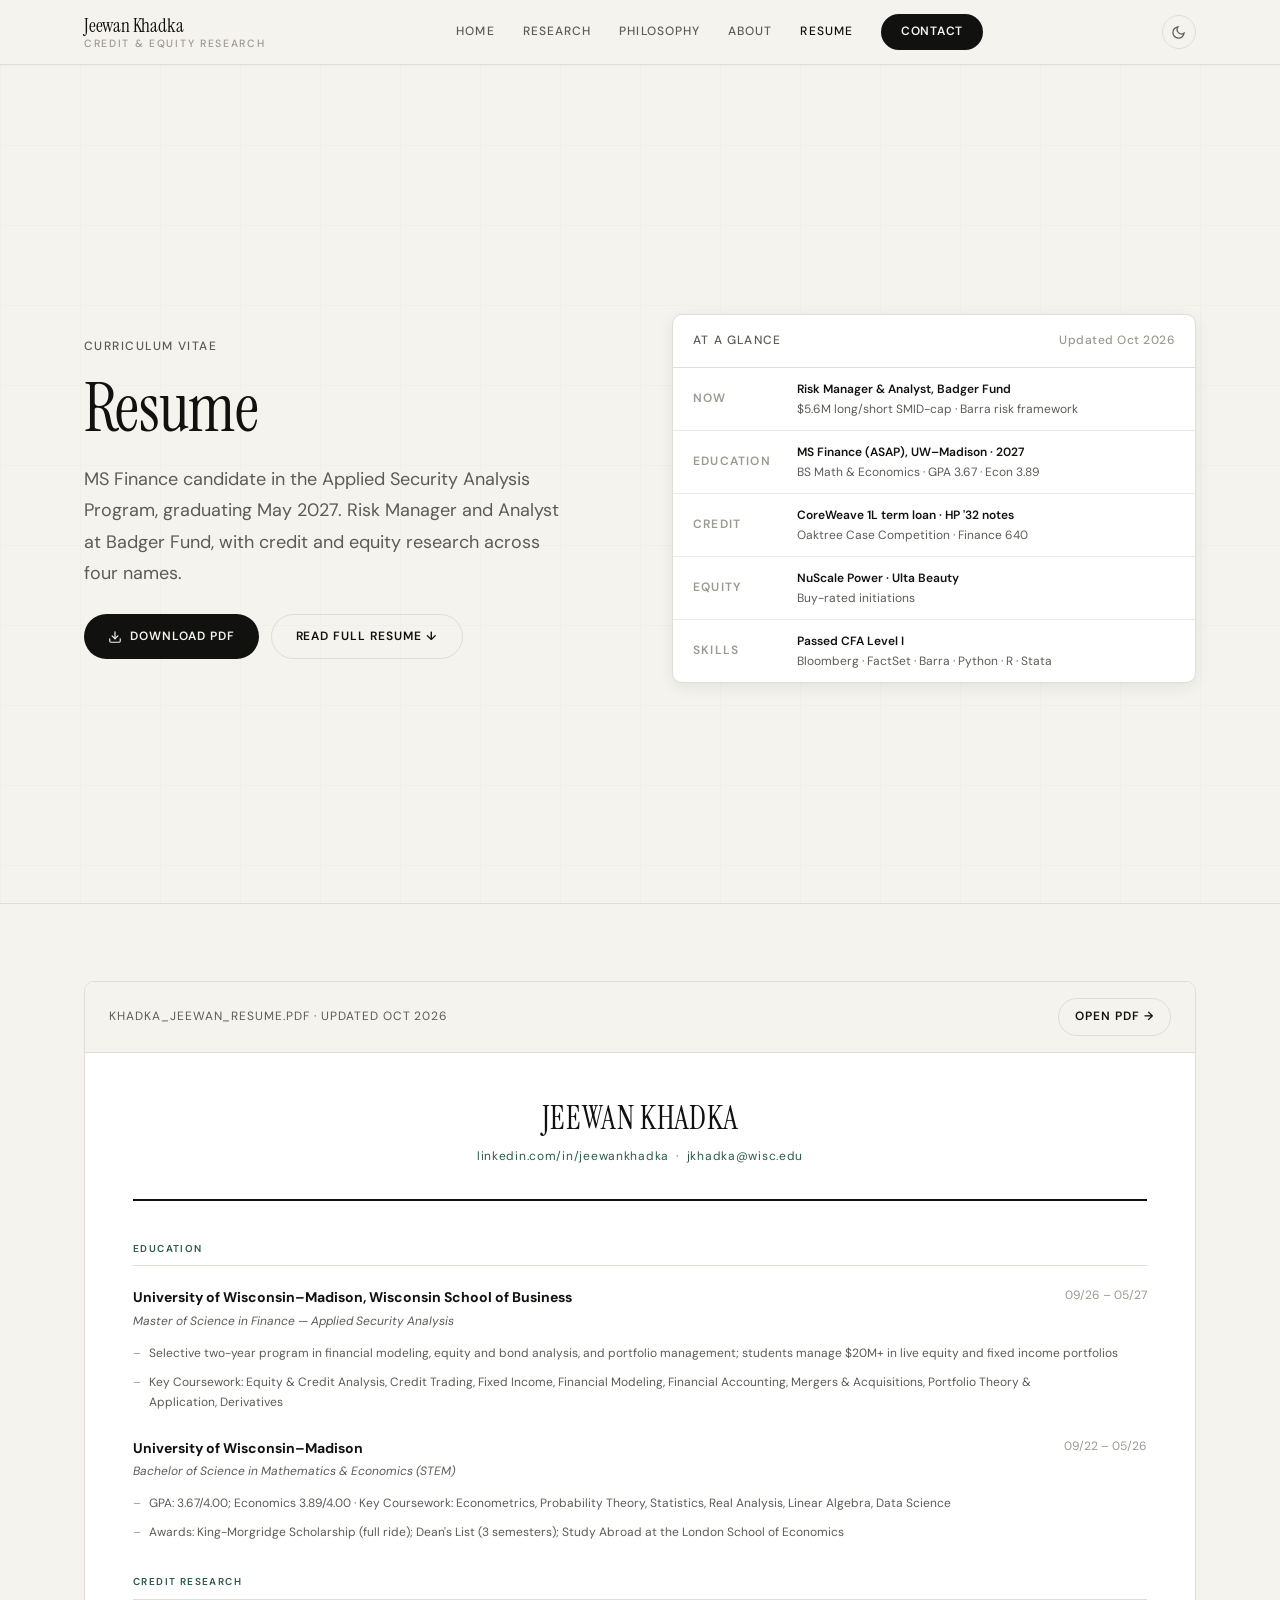
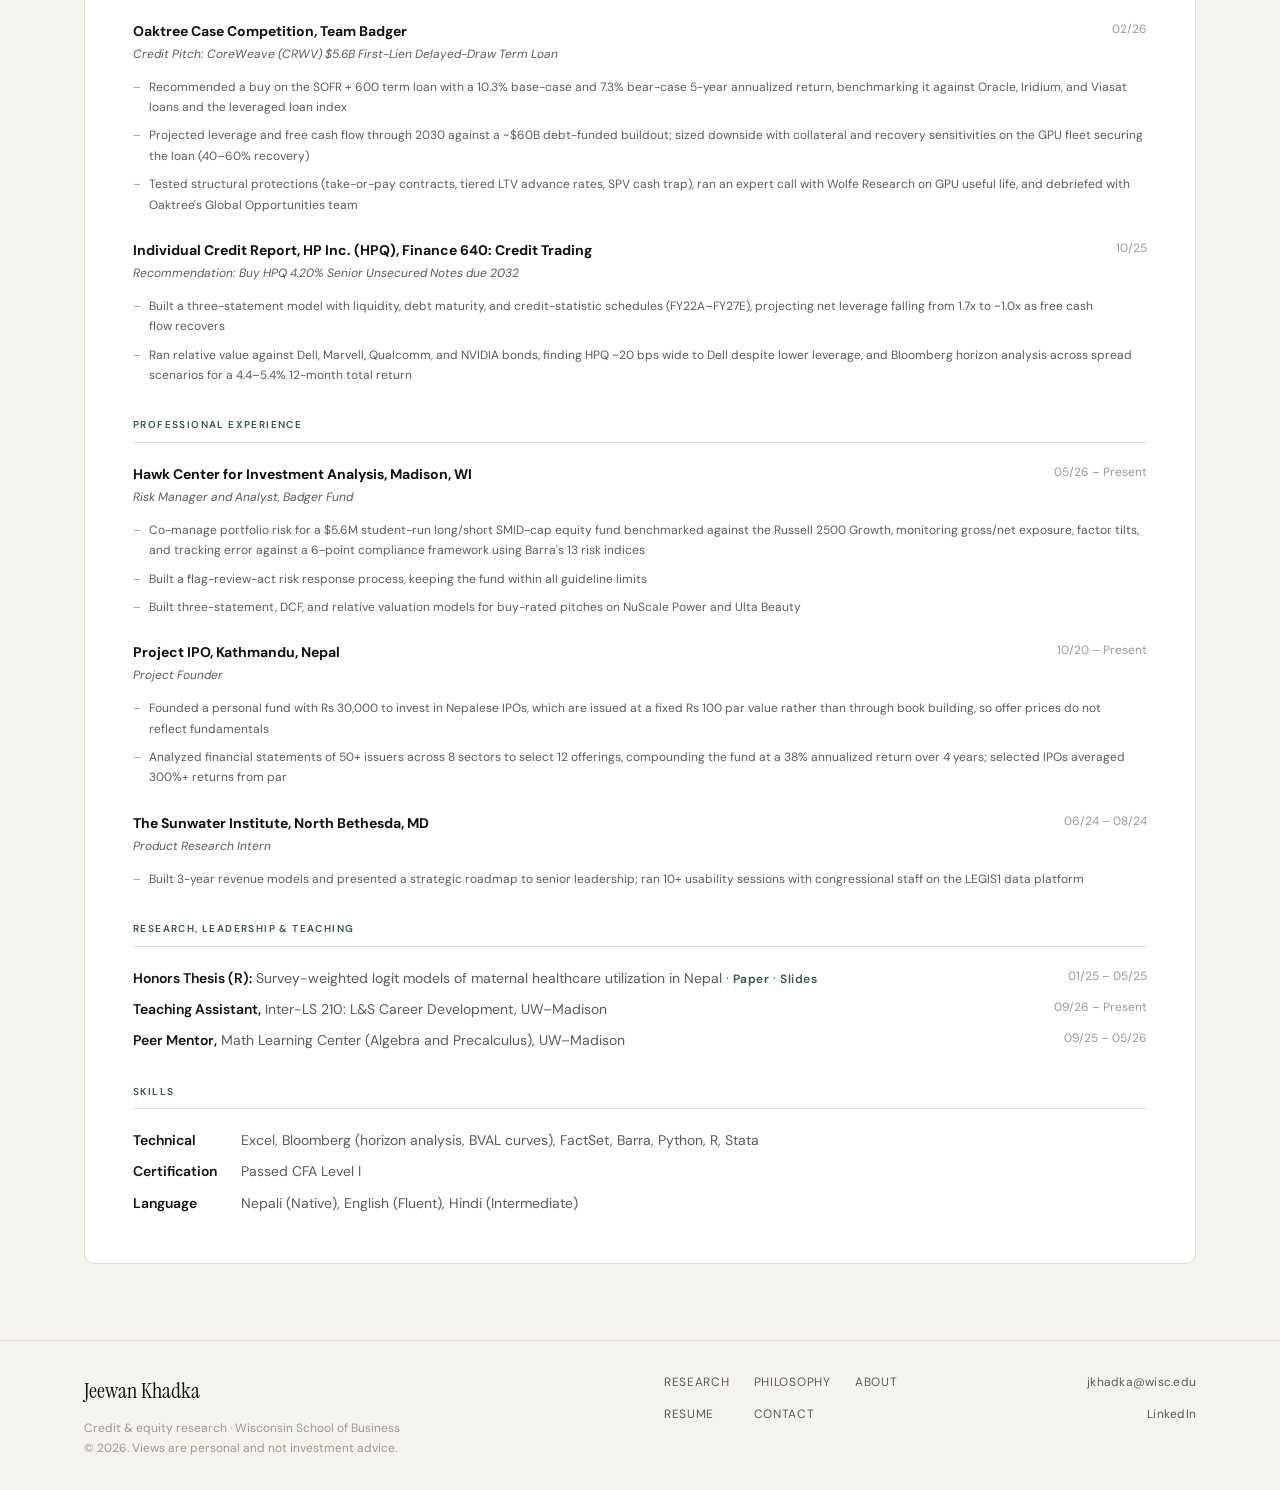
<file: resume.html>
<!DOCTYPE html>
<html lang="en">
<head>
  <meta charset="UTF-8" />
  <meta name="viewport" content="width=device-width, initial-scale=1.0" />
  <title>Resume — Jeewan Khadka</title>
  <meta name="description" content="Resume of Jeewan Khadka: MS Finance (Applied Security Analysis), UW–Madison. Credit research, Badger Fund risk management, CFA Level I." />
  <meta property="og:type" content="website" />
  <meta property="og:title" content="Resume — Jeewan Khadka" />
  <meta property="og:description" content="Resume of Jeewan Khadka: MS Finance (Applied Security Analysis), UW–Madison. Credit research, Badger Fund risk management, CFA Level I." />
  <meta name="theme-color" content="#f5f3ee" media="(prefers-color-scheme: light)" />
  <meta name="theme-color" content="#141412" media="(prefers-color-scheme: dark)" />
  <link rel="icon" href="assets/favicon.svg" type="image/svg+xml" />
  <script>try{var t=localStorage.getItem('theme');if(t)document.documentElement.dataset.theme=t;}catch(e){}</script>
  <link rel="preconnect" href="https://fonts.googleapis.com" />
  <link rel="preconnect" href="https://fonts.gstatic.com" crossorigin />
  <link href="https://fonts.googleapis.com/css2?family=Instrument+Serif:ital@0;1&amp;family=DM+Sans:ital,opsz,wght@0,9..40,300..700;1,9..40,300..700&amp;display=swap" rel="stylesheet" />
  <link rel="stylesheet" href="css/style.css" />
  <link rel="stylesheet" href="css/redesign.css" />
</head>
<body>

<a class="skip-link" href="#main">Skip to content</a>
<header class="site-header" role="banner">
  <div class="container">
    <div class="header-inner">
      <a href="index.html" class="site-logo" aria-label="Jeewan Khadka home">
        <div class="logo-text-only"><span class="logo-name-serif">Jeewan Khadka</span><span class="logo-sub-caps">Credit &amp; Equity Research</span></div>
      </a>
      <nav class="site-nav" aria-label="Primary">
        <a href="index.html" class="nav-link">Home</a>
        <a href="research.html" class="nav-link">Research</a>
        <a href="philosophy.html" class="nav-link">Philosophy</a>
        <a href="about.html" class="nav-link">About</a>
        <a href="resume.html" class="nav-link active" aria-current="page">Resume</a>
        <a href="contact.html" class="nav-cta">Contact</a>
      </nav>
      <div class="header-tools">
        <button class="theme-btn" type="button" aria-label="Toggle dark mode">
          <svg class="i-moon" width="15" height="15" viewBox="0 0 24 24" fill="none" stroke="currentColor" stroke-width="2" stroke-linecap="round"><path d="M21 12.8A9 9 0 1 1 11.2 3a7 7 0 0 0 9.8 9.8z"/></svg>
          <svg class="i-sun" width="15" height="15" viewBox="0 0 24 24" fill="none" stroke="currentColor" stroke-width="2" stroke-linecap="round"><circle cx="12" cy="12" r="4"/><path d="M12 2v2M12 20v2M4.9 4.9l1.4 1.4M17.7 17.7l1.4 1.4M2 12h2M20 12h2M4.9 19.1l1.4-1.4M17.7 6.3l1.4-1.4"/></svg>
        </button>
        <button class="menu-btn" aria-label="Open menu" aria-expanded="false">
          <svg width="20" height="20" viewBox="0 0 24 24" fill="none" stroke="currentColor" stroke-width="2" stroke-linecap="round"><line x1="3" y1="6" x2="21" y2="6"/><line x1="3" y1="12" x2="21" y2="12"/><line x1="3" y1="18" x2="21" y2="18"/></svg>
        </button>
      </div>
    </div>
    <nav class="mobile-nav" aria-label="Mobile">
      <a href="index.html" class="nav-link">Home</a>
      <a href="research.html" class="nav-link">Research</a>
      <a href="philosophy.html" class="nav-link">Philosophy</a>
      <a href="about.html" class="nav-link">About</a>
      <a href="resume.html" class="nav-link active" aria-current="page">Resume</a>
      <a href="contact.html" class="nav-link">Contact</a>
    </nav>
  </div>
</header>

<main id="main">
<section class="page-hero">
  <div class="container">
    <div class="hero-grid">
      <div>
        <p class="eyebrow">Curriculum Vitae</p>
        <h1 class="display-heading">Resume</h1>
        <p class="body-lead">MS Finance candidate in the Applied Security Analysis Program, graduating May 2027. Risk Manager and Analyst at Badger Fund, with credit and equity research across four names.</p>
        <div class="btn-row">
          <a href="assets/pdfs/Khadka_Jeewan_Resume.pdf" target="_blank" class="btn btn-dark"><svg width="14" height="14" viewBox="0 0 24 24" fill="none" stroke="currentColor" stroke-width="2" stroke-linecap="round"><path d="M21 15v4a2 2 0 0 1-2 2H5a2 2 0 0 1-2-2v-4"/><polyline points="7 10 12 15 17 10"/><line x1="12" y1="15" x2="12" y2="3"/></svg>Download PDF</a>
          <a href="#full-resume" class="btn btn-outline">Read full resume ↓</a>
        </div>
      </div>
      <aside class="coverage-panel kpi-panel kpi-panel--compact" aria-label="Resume at a glance">
        <div class="coverage-head"><span>At a glance</span><span>Updated Oct 2026</span></div>
        <div class="kpi-row"><span class="kpi-key">Now</span><span class="kpi-lbl"><b>Risk Manager &amp; Analyst, Badger Fund</b>$5.6M long/short SMID-cap · Barra risk framework</span></div>
        <div class="kpi-row"><span class="kpi-key">Education</span><span class="kpi-lbl"><b>MS Finance (ASAP), UW–Madison · 2027</b>BS Math &amp; Economics · GPA 3.67 · Econ 3.89</span></div>
        <div class="kpi-row"><span class="kpi-key">Credit</span><span class="kpi-lbl"><b>CoreWeave 1L term loan · HP '32 notes</b>Oaktree Case Competition · Finance 640</span></div>
        <div class="kpi-row"><span class="kpi-key">Equity</span><span class="kpi-lbl"><b>NuScale Power · Ulta Beauty</b>Buy-rated initiations</span></div>
        <div class="kpi-row"><span class="kpi-key">Skills</span><span class="kpi-lbl"><b>Passed CFA Level I</b>Bloomberg · FactSet · Barra · Python · R · Stata</span></div>
      </aside>
    </div>
  </div>
</section>

<div class="section-gap"></div>
<section class="section" id="full-resume">
  <div class="container container--default">
    <div class="resume-shell">
      <div class="resume-toolbar">
        <span class="resume-toolbar-label">Khadka_Jeewan_Resume.pdf · Updated Oct 2026</span>
        <a href="assets/pdfs/Khadka_Jeewan_Resume.pdf" target="_blank" class="btn btn-outline btn-sm">Open PDF →</a>
      </div>
      <div class="resume-inner">

        <div class="rv-header">
          <h2>Jeewan Khadka</h2>
          <p><a href="https://linkedin.com/in/jeewankhadka/" target="_blank" rel="noopener">linkedin.com/in/jeewankhadka</a> &nbsp;·&nbsp; <a href="mailto:jkhadka@wisc.edu">jkhadka@wisc.edu</a></p>
        </div>

        <div class="rv-section">
          <div class="rv-section-title">Education</div>
          <div class="rv-item">
            <div class="rv-row"><span class="rv-title">University of Wisconsin–Madison, Wisconsin School of Business</span><span class="rv-date">09/26 – 05/27</span></div>
            <div class="rv-sub">Master of Science in Finance — Applied Security Analysis</div>
            <ul class="rv-bullets">
              <li>Selective two-year program in financial modeling, equity and bond analysis, and portfolio management; students manage $20M+ in live equity and fixed income portfolios</li>
              <li>Key Coursework: Equity &amp; Credit Analysis, Credit Trading, Fixed Income, Financial Modeling, Financial Accounting, Mergers &amp; Acquisitions, Portfolio Theory &amp; Application, Derivatives</li>
            </ul>
          </div>
          <div class="rv-item">
            <div class="rv-row"><span class="rv-title">University of Wisconsin–Madison</span><span class="rv-date">09/22 – 05/26</span></div>
            <div class="rv-sub">Bachelor of Science in Mathematics &amp; Economics (STEM)</div>
            <ul class="rv-bullets">
              <li>GPA: 3.67/4.00; Economics 3.89/4.00 · Key Coursework: Econometrics, Probability Theory, Statistics, Real Analysis, Linear Algebra, Data Science</li>
              <li>Awards: King-Morgridge Scholarship (full ride); Dean's List (3 semesters); Study Abroad at the London School of Economics</li>
            </ul>
          </div>
        </div>

        <div class="rv-section">
          <div class="rv-section-title">Credit Research</div>
          <div class="rv-item">
            <div class="rv-row"><span class="rv-title">Oaktree Case Competition, Team Badger</span><span class="rv-date">02/26</span></div>
            <div class="rv-sub">Credit Pitch: CoreWeave (CRWV) $5.6B First-Lien Delayed-Draw Term Loan</div>
            <ul class="rv-bullets">
              <li>Recommended a buy on the SOFR + 600 term loan with a 10.3% base-case and 7.3% bear-case 5-year annualized return, benchmarking it against Oracle, Iridium, and Viasat loans and the leveraged loan index</li>
              <li>Projected leverage and free cash flow through 2030 against a ~$60B debt-funded buildout; sized downside with collateral and recovery sensitivities on the GPU fleet securing the loan (40–60% recovery)</li>
              <li>Tested structural protections (take-or-pay contracts, tiered LTV advance rates, SPV cash trap), ran an expert call with Wolfe Research on GPU useful life, and debriefed with Oaktree's Global Opportunities team</li>
            </ul>
          </div>
          <div class="rv-item">
            <div class="rv-row"><span class="rv-title">Individual Credit Report, HP Inc. (HPQ), Finance 640: Credit Trading</span><span class="rv-date">10/25</span></div>
            <div class="rv-sub">Recommendation: Buy HPQ 4.20% Senior Unsecured Notes due 2032</div>
            <ul class="rv-bullets">
              <li>Built a three-statement model with liquidity, debt maturity, and credit-statistic schedules (FY22A–FY27E), projecting net leverage falling from 1.7x to ~1.0x as free cash flow recovers</li>
              <li>Ran relative value against Dell, Marvell, Qualcomm, and NVIDIA bonds, finding HPQ ~20 bps wide to Dell despite lower leverage, and Bloomberg horizon analysis across spread scenarios for a 4.4–5.4% 12-month total return</li>
            </ul>
          </div>
        </div>

        <div class="rv-section">
          <div class="rv-section-title">Professional Experience</div>
          <div class="rv-item">
            <div class="rv-row"><span class="rv-title">Hawk Center for Investment Analysis, Madison, WI</span><span class="rv-date">05/26 – Present</span></div>
            <div class="rv-sub">Risk Manager and Analyst, Badger Fund</div>
            <ul class="rv-bullets">
              <li>Co-manage portfolio risk for a $5.6M student-run long/short SMID-cap equity fund benchmarked against the Russell 2500 Growth, monitoring gross/net exposure, factor tilts, and tracking error against a 6-point compliance framework using Barra's 13 risk indices</li>
              <li>Built a flag-review-act risk response process, keeping the fund within all guideline limits</li>
              <li>Built three-statement, DCF, and relative valuation models for buy-rated pitches on NuScale Power and Ulta Beauty</li>
            </ul>
          </div>
          <div class="rv-item">
            <div class="rv-row"><span class="rv-title">Project IPO, Kathmandu, Nepal</span><span class="rv-date">10/20 – Present</span></div>
            <div class="rv-sub">Project Founder</div>
            <ul class="rv-bullets">
              <li>Founded a personal fund with Rs 30,000 to invest in Nepalese IPOs, which are issued at a fixed Rs 100 par value rather than through book building, so offer prices do not reflect fundamentals</li>
              <li>Analyzed financial statements of 50+ issuers across 8 sectors to select 12 offerings, compounding the fund at a 38% annualized return over 4 years; selected IPOs averaged 300%+ returns from par</li>
            </ul>
          </div>
          <div class="rv-item">
            <div class="rv-row"><span class="rv-title">The Sunwater Institute, North Bethesda, MD</span><span class="rv-date">06/24 – 08/24</span></div>
            <div class="rv-sub">Product Research Intern</div>
            <ul class="rv-bullets">
              <li>Built 3-year revenue models and presented a strategic roadmap to senior leadership; ran 10+ usability sessions with congressional staff on the LEGIS1 data platform</li>
            </ul>
          </div>
        </div>

        <div class="rv-section">
          <div class="rv-section-title">Research, Leadership &amp; Teaching</div>
          <div class="rv-row rv-row--compact"><span><b>Honors Thesis (R):</b> Survey-weighted logit models of maternal healthcare utilization in Nepal · <a class="rv-link" href="assets/pdfs/Khadka_Honors_Thesis_Maternal_Healthcare_Nepal.pdf" target="_blank" rel="noopener">Paper</a> · <a class="rv-link" href="assets/pdfs/Khadka_Honors_Thesis_Slides.pdf" target="_blank" rel="noopener">Slides</a></span><span class="rv-date">01/25 – 05/25</span></div>
          <div class="rv-row rv-row--compact"><span><b>Teaching Assistant,</b> Inter-LS 210: L&amp;S Career Development, UW–Madison</span><span class="rv-date">09/26 – Present</span></div>
          <div class="rv-row rv-row--compact"><span><b>Peer Mentor,</b> Math Learning Center (Algebra and Precalculus), UW–Madison</span><span class="rv-date">09/25 – 05/26</span></div>
        </div>

        <div class="rv-section" style="margin-bottom:0;">
          <div class="rv-section-title">Skills</div>
          <div class="rv-skills">
            <span>Technical</span><span>Excel, Bloomberg (horizon analysis, BVAL curves), FactSet, Barra, Python, R, Stata</span>
            <span>Certification</span><span>Passed CFA Level I</span>
            <span>Language</span><span>Nepali (Native), English (Fluent), Hindi (Intermediate)</span>
          </div>
        </div>
      </div>
    </div>
  </div>
</section>

</main>

<div class="section-gap"></div>
<footer class="site-footer">
  <div class="container">
    <div class="footer-grid">
      <div>
        <div class="footer-name">Jeewan Khadka</div>
        <p class="footer-copy">Credit &amp; equity research · Wisconsin School of Business<br>© 2026. Views are personal and not investment advice.</p>
      </div>
      <div class="footer-links"><a href="research.html" class="footer-link">Research</a><a href="philosophy.html" class="footer-link">Philosophy</a><a href="about.html" class="footer-link">About</a><a href="resume.html" class="footer-link">Resume</a><a href="contact.html" class="footer-link">Contact</a></div>
      <div class="footer-social">
        <a href="mailto:jkhadka@wisc.edu" class="footer-link">jkhadka@wisc.edu</a>
        <a href="https://linkedin.com/in/jeewankhadka/" target="_blank" rel="noopener" class="footer-link">LinkedIn</a>
      </div>
    </div>
  </div>
</footer>

<script src="js/main.js" defer></script>
</body>
</html>
</file>
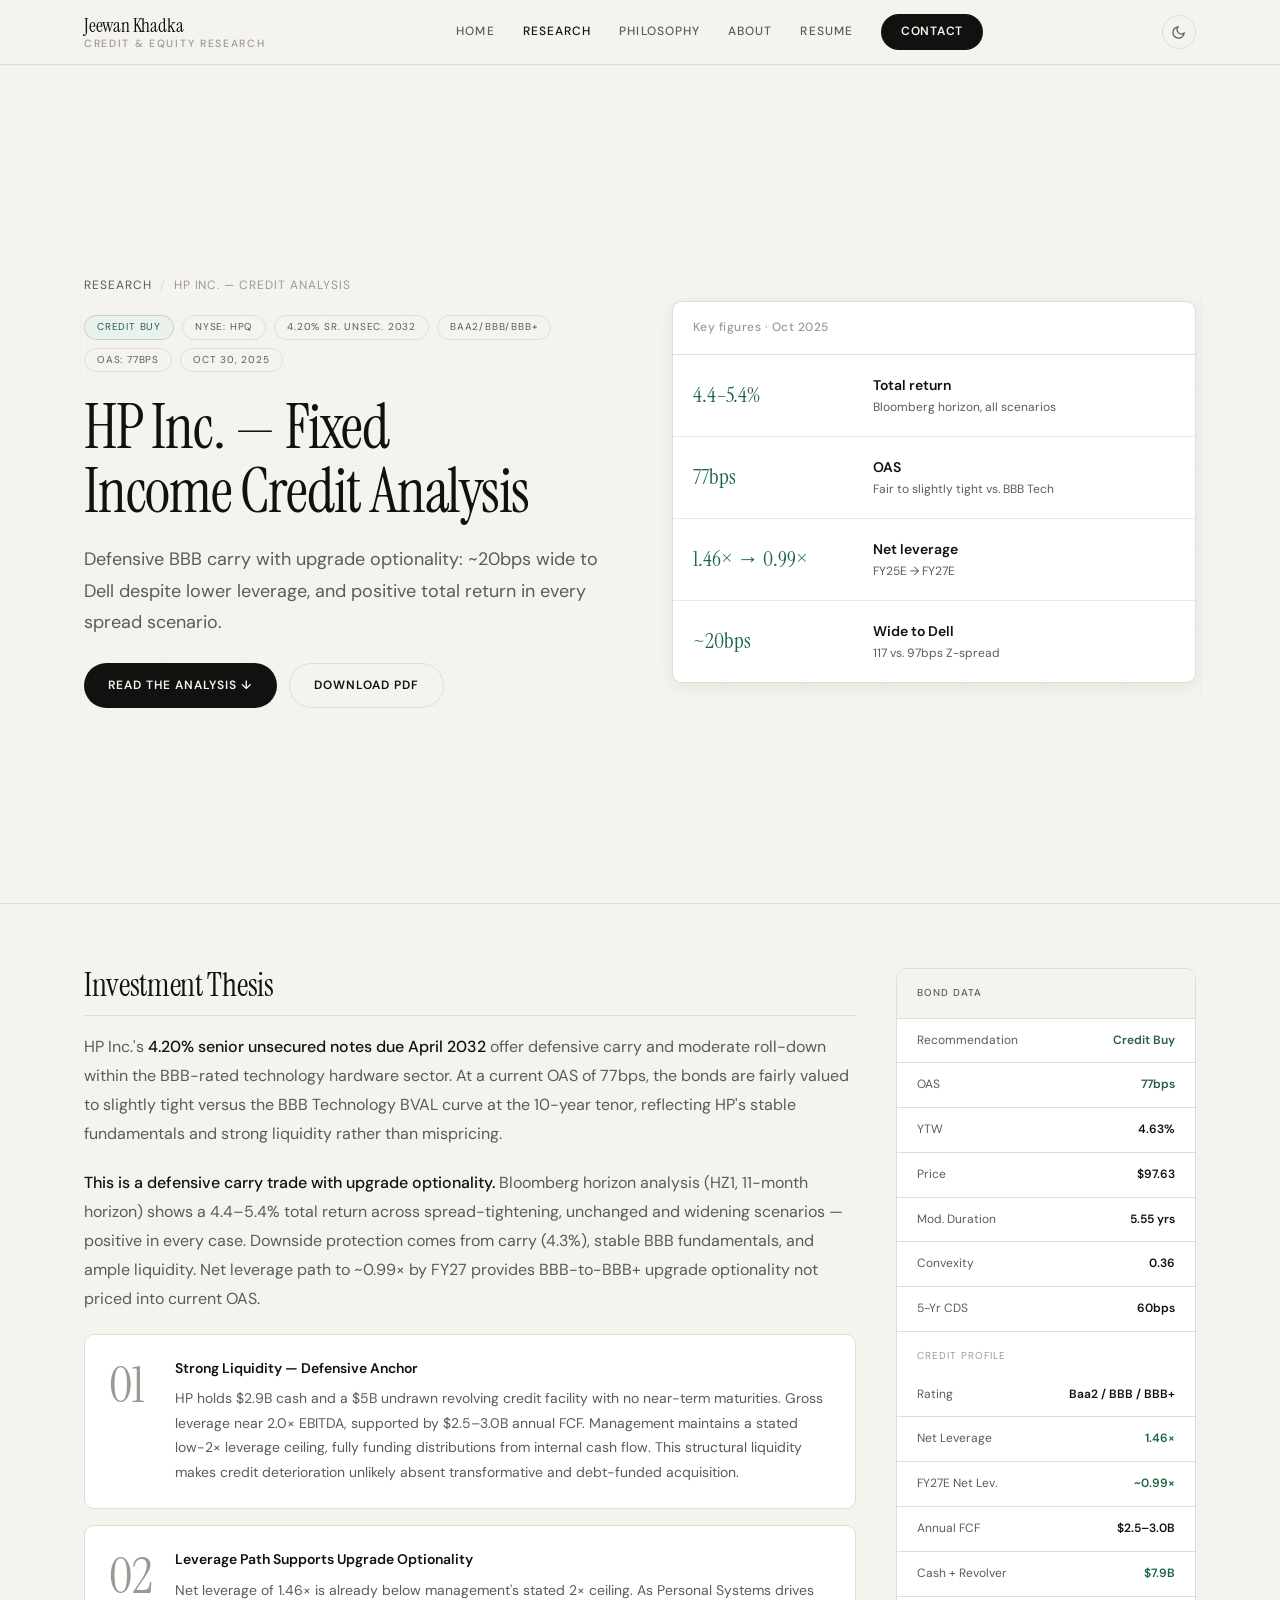
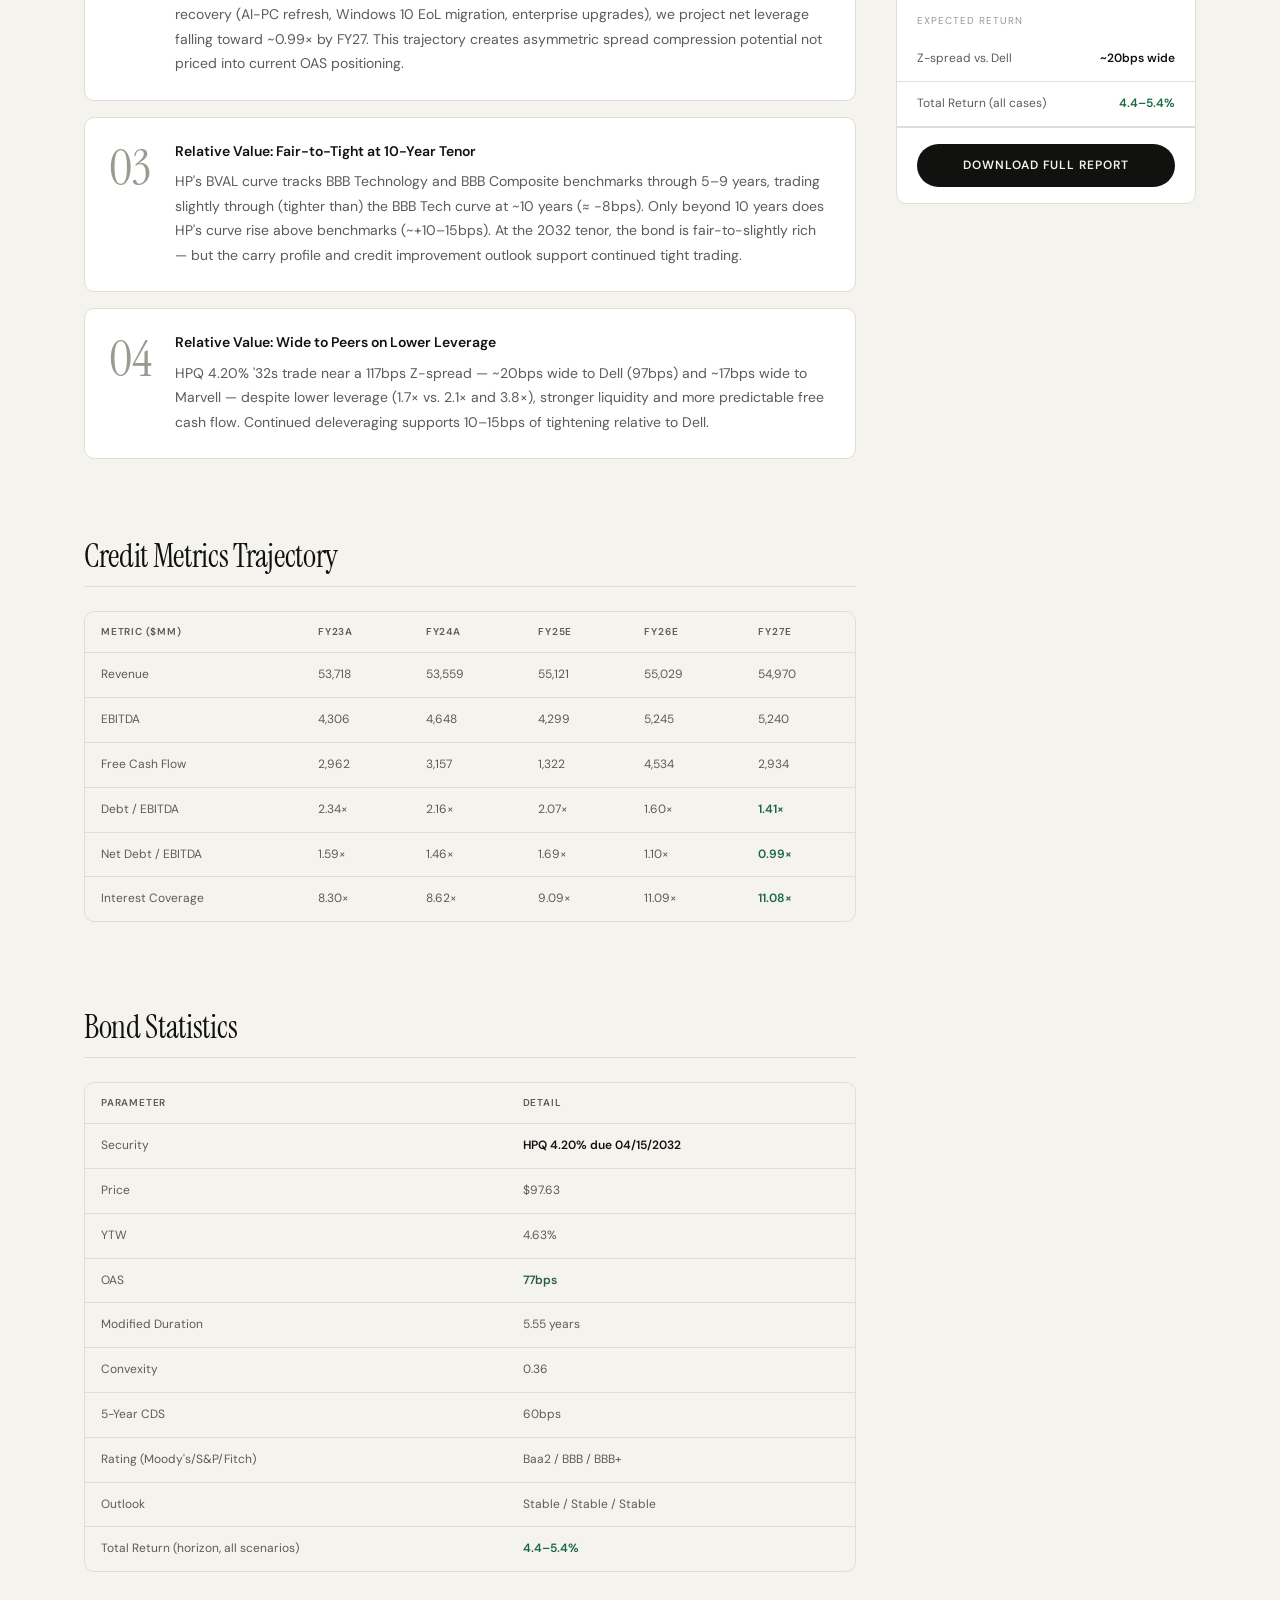
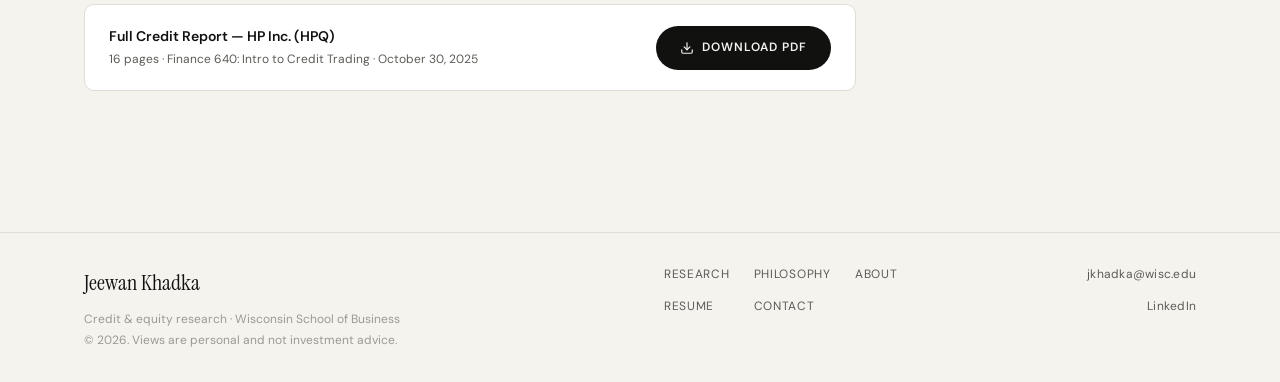
<file: pages/hpq.html>
<!DOCTYPE html>
<html lang="en">
<head>
  <meta charset="UTF-8" />
  <meta name="viewport" content="width=device-width, initial-scale=1.0" />
  <title>HP Inc. 4.20% 2032 Notes — Credit Research | Jeewan Khadka</title>
  <meta name="description" content="Credit buy on HP Inc. 4.20% senior notes due 2032: defensive BBB carry, net leverage 1.46× → 0.99× by FY27E, ~20 bps wide to Dell." />
  <meta property="og:type" content="website" />
  <meta property="og:title" content="HP Inc. 4.20% 2032 Notes — Credit Research | Jeewan Khadka" />
  <meta property="og:description" content="Credit buy on HP Inc. 4.20% senior notes due 2032: defensive BBB carry, net leverage 1.46× → 0.99× by FY27E, ~20 bps wide to Dell." />
  <meta name="theme-color" content="#f5f3ee" media="(prefers-color-scheme: light)" />
  <meta name="theme-color" content="#141412" media="(prefers-color-scheme: dark)" />
  <link rel="icon" href="../assets/favicon.svg" type="image/svg+xml" />
  <script>try{var t=localStorage.getItem('theme');if(t)document.documentElement.dataset.theme=t;}catch(e){}</script>
  <link rel="preconnect" href="https://fonts.googleapis.com" />
  <link rel="preconnect" href="https://fonts.gstatic.com" crossorigin />
  <link href="https://fonts.googleapis.com/css2?family=Instrument+Serif:ital@0;1&amp;family=DM+Sans:ital,opsz,wght@0,9..40,300..700;1,9..40,300..700&amp;display=swap" rel="stylesheet" />
  <link rel="stylesheet" href="../css/style.css" />
  <link rel="stylesheet" href="../css/redesign.css" />
</head>
<body>

<a class="skip-link" href="#main">Skip to content</a>
<header class="site-header" role="banner">
  <div class="container">
    <div class="header-inner">
      <a href="../index.html" class="site-logo" aria-label="Jeewan Khadka home">
        <div class="logo-text-only"><span class="logo-name-serif">Jeewan Khadka</span><span class="logo-sub-caps">Credit &amp; Equity Research</span></div>
      </a>
      <nav class="site-nav" aria-label="Primary">
        <a href="../index.html" class="nav-link">Home</a>
        <a href="../research.html" class="nav-link active" aria-current="page">Research</a>
        <a href="../philosophy.html" class="nav-link">Philosophy</a>
        <a href="../about.html" class="nav-link">About</a>
        <a href="../resume.html" class="nav-link">Resume</a>
        <a href="../contact.html" class="nav-cta">Contact</a>
      </nav>
      <div class="header-tools">
        <button class="theme-btn" type="button" aria-label="Toggle dark mode">
          <svg class="i-moon" width="15" height="15" viewBox="0 0 24 24" fill="none" stroke="currentColor" stroke-width="2" stroke-linecap="round"><path d="M21 12.8A9 9 0 1 1 11.2 3a7 7 0 0 0 9.8 9.8z"/></svg>
          <svg class="i-sun" width="15" height="15" viewBox="0 0 24 24" fill="none" stroke="currentColor" stroke-width="2" stroke-linecap="round"><circle cx="12" cy="12" r="4"/><path d="M12 2v2M12 20v2M4.9 4.9l1.4 1.4M17.7 17.7l1.4 1.4M2 12h2M20 12h2M4.9 19.1l1.4-1.4M17.7 6.3l1.4-1.4"/></svg>
        </button>
        <button class="menu-btn" aria-label="Open menu" aria-expanded="false">
          <svg width="20" height="20" viewBox="0 0 24 24" fill="none" stroke="currentColor" stroke-width="2" stroke-linecap="round"><line x1="3" y1="6" x2="21" y2="6"/><line x1="3" y1="12" x2="21" y2="12"/><line x1="3" y1="18" x2="21" y2="18"/></svg>
        </button>
      </div>
    </div>
    <nav class="mobile-nav" aria-label="Mobile">
      <a href="../index.html" class="nav-link">Home</a>
      <a href="../research.html" class="nav-link active" aria-current="page">Research</a>
      <a href="../philosophy.html" class="nav-link">Philosophy</a>
      <a href="../about.html" class="nav-link">About</a>
      <a href="../resume.html" class="nav-link">Resume</a>
      <a href="../contact.html" class="nav-link">Contact</a>
    </nav>
  </div>
</header>

<main id="main">
<section class="report-hero-section">
  <div class="container">
    <div class="hero-grid">
      <div>
        <div class="breadcrumb"><a href="../research.html">Research</a><span class="breadcrumb-sep">/</span><span>HP Inc. — Credit Analysis</span></div>
        <div class="report-meta-tags"><span class="meta-tag credit-tag">Credit Buy</span><span class="meta-tag">NYSE: HPQ</span><span class="meta-tag">4.20% Sr. Unsec. 2032</span><span class="meta-tag">Baa2/BBB/BBB+</span><span class="meta-tag">OAS: 77bps</span><span class="meta-tag">Oct 30, 2025</span></div>
        <h1 class="report-page-title">HP Inc. — Fixed Income Credit Analysis</h1>
        <p class="body-lead">Defensive BBB carry with upgrade optionality: ~20bps wide to Dell despite lower leverage, and positive total return in every spread scenario.</p>
        <div class="btn-row">
          <a href="#analysis" class="btn btn-dark">Read the analysis ↓</a>
          <a href="../assets/pdfs/Final-Credit_Report.pdf" target="_blank" class="btn btn-outline">Download PDF</a>
        </div>
      </div>
      <aside class="coverage-panel kpi-panel" aria-label="Key figures">
        <div class="coverage-head"><span>Key figures · Oct 2025</span></div>
        <div class="kpi-row"><span class="kpi-val">4.4–5.4%</span><span class="kpi-lbl"><b>Total return</b>Bloomberg horizon, all scenarios</span></div>
        <div class="kpi-row"><span class="kpi-val">77bps</span><span class="kpi-lbl"><b>OAS</b>Fair to slightly tight vs. BBB Tech</span></div>
        <div class="kpi-row"><span class="kpi-val">1.46× → 0.99×</span><span class="kpi-lbl"><b>Net leverage</b>FY25E → FY27E</span></div>
        <div class="kpi-row"><span class="kpi-val">~20bps</span><span class="kpi-lbl"><b>Wide to Dell</b>117 vs. 97bps Z-spread</span></div>
      </aside>
    </div>
  </div>
</section>

<div class="container container--default">
  <div class="report-layout" id="analysis">
    <div class="report-body">
      <div class="section-gap"></div>
      <h2 class="report-h2">Investment Thesis</h2>
      <p class="report-p">HP Inc.'s <strong>4.20% senior unsecured notes due April 2032</strong> offer defensive carry and moderate roll-down within the BBB-rated technology hardware sector. At a current OAS of 77bps, the bonds are fairly valued to slightly tight versus the BBB Technology BVAL curve at the 10-year tenor, reflecting HP's stable fundamentals and strong liquidity rather than mispricing.</p>
      <p class="report-p"><strong>This is a defensive carry trade with upgrade optionality.</strong> Bloomberg horizon analysis (HZ1, 11-month horizon) shows a 4.4–5.4% total return across spread-tightening, unchanged and widening scenarios — positive in every case. Downside protection comes from carry (4.3%), stable BBB fundamentals, and ample liquidity. Net leverage path to ~0.99× by FY27 provides BBB-to-BBB+ upgrade optionality not priced into current OAS.</p>

      <div class="thesis-block">
        <div class="thesis-num">01</div>
        <div class="thesis-inner">
          <div class="thesis-title">Strong Liquidity — Defensive Anchor</div>
          <div class="thesis-body">HP holds $2.9B cash and a $5B undrawn revolving credit facility with no near-term maturities. Gross leverage near 2.0× EBITDA, supported by $2.5–3.0B annual FCF. Management maintains a stated low-2× leverage ceiling, fully funding distributions from internal cash flow. This structural liquidity makes credit deterioration unlikely absent transformative and debt-funded acquisition.</div>
        </div>
      </div>

      <div class="thesis-block">
        <div class="thesis-num">02</div>
        <div class="thesis-inner">
          <div class="thesis-title">Leverage Path Supports Upgrade Optionality</div>
          <div class="thesis-body">Net leverage of 1.46× is already below management's stated 2× ceiling. As Personal Systems drives recovery (AI-PC refresh, Windows 10 EoL migration, enterprise upgrades), we project net leverage falling toward ~0.99× by FY27. This trajectory creates asymmetric spread compression potential not priced into current OAS positioning.</div>
        </div>
      </div>

      <div class="thesis-block">
        <div class="thesis-num">03</div>
        <div class="thesis-inner">
          <div class="thesis-title">Relative Value: Fair-to-Tight at 10-Year Tenor</div>
          <div class="thesis-body">HP's BVAL curve tracks BBB Technology and BBB Composite benchmarks through 5–9 years, trading slightly through (tighter than) the BBB Tech curve at ~10 years (≈ −8bps). Only beyond 10 years does HP's curve rise above benchmarks (~+10–15bps). At the 2032 tenor, the bond is fair-to-slightly rich — but the carry profile and credit improvement outlook support continued tight trading.</div>
        </div>
      </div>

      <div class="thesis-block">
        <div class="thesis-num">04</div>
        <div class="thesis-inner">
          <div class="thesis-title">Relative Value: Wide to Peers on Lower Leverage</div>
          <div class="thesis-body">HPQ 4.20% '32s trade near a 117bps Z-spread — ~20bps wide to Dell (97bps) and ~17bps wide to Marvell — despite lower leverage (1.7× vs. 2.1× and 3.8×), stronger liquidity and more predictable free cash flow. Continued deleveraging supports 10–15bps of tightening relative to Dell.</div>
        </div>
      </div>

      <div class="section-gap"></div>
      <h2 class="report-h2">Credit Metrics Trajectory</h2>
      <div class="table-wrap">
        <table class="data-table">
          <thead><tr><th>Metric ($MM)</th><th>FY23A</th><th>FY24A</th><th>FY25E</th><th>FY26E</th><th>FY27E</th></tr></thead>
          <tbody>
            <tr><td>Revenue</td><td>53,718</td><td>53,559</td><td>55,121</td><td>55,029</td><td>54,970</td></tr>
            <tr><td>EBITDA</td><td>4,306</td><td>4,648</td><td>4,299</td><td>5,245</td><td>5,240</td></tr>
            <tr><td>Free Cash Flow</td><td>2,962</td><td>3,157</td><td>1,322</td><td>4,534</td><td>2,934</td></tr>
            <tr><td>Debt / EBITDA</td><td>2.34×</td><td>2.16×</td><td>2.07×</td><td>1.60×</td><td class="green">1.41×</td></tr>
            <tr><td>Net Debt / EBITDA</td><td>1.59×</td><td>1.46×</td><td>1.69×</td><td>1.10×</td><td class="green">0.99×</td></tr>
            <tr><td>Interest Coverage</td><td>8.30×</td><td>8.62×</td><td>9.09×</td><td>11.09×</td><td class="green">11.08×</td></tr>
          </tbody>
        </table>
      </div>

      <div class="section-gap"></div>
      <h2 class="report-h2">Bond Statistics</h2>
      <div class="table-wrap">
        <table class="data-table">
          <thead><tr><th>Parameter</th><th>Detail</th></tr></thead>
          <tbody>
            <tr><td>Security</td><td class="strong">HPQ 4.20% due 04/15/2032</td></tr>
            <tr><td>Price</td><td>$97.63</td></tr>
            <tr><td>YTW</td><td>4.63%</td></tr>
            <tr><td>OAS</td><td class="forest">77bps</td></tr>
            <tr><td>Modified Duration</td><td>5.55 years</td></tr>
            <tr><td>Convexity</td><td>0.36</td></tr>
            <tr><td>5-Year CDS</td><td>60bps</td></tr>
            <tr><td>Rating (Moody's/S&amp;P/Fitch)</td><td>Baa2 / BBB / BBB+</td></tr>
            <tr><td>Outlook</td><td>Stable / Stable / Stable</td></tr>
            <tr><td>Total Return (horizon, all scenarios)</td><td class="green">4.4–5.4%</td></tr>
          </tbody>
        </table>
      </div>

      <div class="pdf-bar">
        <div><div class="pdf-bar-label">Full Credit Report — HP Inc. (HPQ)</div><div class="pdf-bar-sub">16 pages · Finance 640: Intro to Credit Trading · October 30, 2025</div></div>
        <a href="../assets/pdfs/Final-Credit_Report.pdf" target="_blank" class="btn btn-dark"><svg width="14" height="14" viewBox="0 0 24 24" fill="none" stroke="currentColor" stroke-width="2" stroke-linecap="round"><path d="M21 15v4a2 2 0 0 1-2 2H5a2 2 0 0 1-2-2v-4"/><polyline points="7 10 12 15 17 10"/><line x1="12" y1="15" x2="12" y2="3"/></svg>Download PDF</a>
      </div>
    </div>

    <div class="report-sidebar">
      <div class="sidebar-panel">
        <div class="sidebar-panel-header">Bond Data</div>
        <div class="sidebar-row"><span class="sidebar-lbl">Recommendation</span><span class="sidebar-val forest">Credit Buy</span></div>
        <div class="sidebar-row"><span class="sidebar-lbl">OAS</span><span class="sidebar-val forest">77bps</span></div>
        <div class="sidebar-row"><span class="sidebar-lbl">YTW</span><span class="sidebar-val">4.63%</span></div>
        <div class="sidebar-row"><span class="sidebar-lbl">Price</span><span class="sidebar-val">$97.63</span></div>
        <div class="sidebar-row"><span class="sidebar-lbl">Mod. Duration</span><span class="sidebar-val">5.55 yrs</span></div>
        <div class="sidebar-row"><span class="sidebar-lbl">Convexity</span><span class="sidebar-val">0.36</span></div>
        <div class="sidebar-row"><span class="sidebar-lbl">5-Yr CDS</span><span class="sidebar-val">60bps</span></div>
        <div class="sidebar-section-lbl">Credit Profile</div>
        <div class="sidebar-row"><span class="sidebar-lbl">Rating</span><span class="sidebar-val">Baa2 / BBB / BBB+</span></div>
        <div class="sidebar-row"><span class="sidebar-lbl">Net Leverage</span><span class="sidebar-val green">1.46×</span></div>
        <div class="sidebar-row"><span class="sidebar-lbl">FY27E Net Lev.</span><span class="sidebar-val green">~0.99×</span></div>
        <div class="sidebar-row"><span class="sidebar-lbl">Annual FCF</span><span class="sidebar-val">$2.5–3.0B</span></div>
        <div class="sidebar-row"><span class="sidebar-lbl">Cash + Revolver</span><span class="sidebar-val green">$7.9B</span></div>
        <div class="sidebar-section-lbl">Expected Return</div>
        <div class="sidebar-row"><span class="sidebar-lbl">Z-spread vs. Dell</span><span class="sidebar-val">~20bps wide</span></div>
        <div class="sidebar-row"><span class="sidebar-lbl">Total Return (all cases)</span><span class="sidebar-val green">4.4–5.4%</span></div>
        <div class="sidebar-cta"><a href="../assets/pdfs/Final-Credit_Report.pdf" target="_blank" class="btn btn-dark" style="width:100%;justify-content:center;">Download Full Report</a></div>
      </div>
    </div>
  </div>
</div>

</main>

<div class="section-gap"></div>
<footer class="site-footer">
  <div class="container">
    <div class="footer-grid">
      <div>
        <div class="footer-name">Jeewan Khadka</div>
        <p class="footer-copy">Credit &amp; equity research · Wisconsin School of Business<br>© 2026. Views are personal and not investment advice.</p>
      </div>
      <div class="footer-links"><a href="../research.html" class="footer-link">Research</a><a href="../philosophy.html" class="footer-link">Philosophy</a><a href="../about.html" class="footer-link">About</a><a href="../resume.html" class="footer-link">Resume</a><a href="../contact.html" class="footer-link">Contact</a></div>
      <div class="footer-social">
        <a href="mailto:jkhadka@wisc.edu" class="footer-link">jkhadka@wisc.edu</a>
        <a href="https://linkedin.com/in/jeewankhadka/" target="_blank" rel="noopener" class="footer-link">LinkedIn</a>
      </div>
    </div>
  </div>
</footer>

<script src="../js/main.js" defer></script>
</body>
</html>
</file>
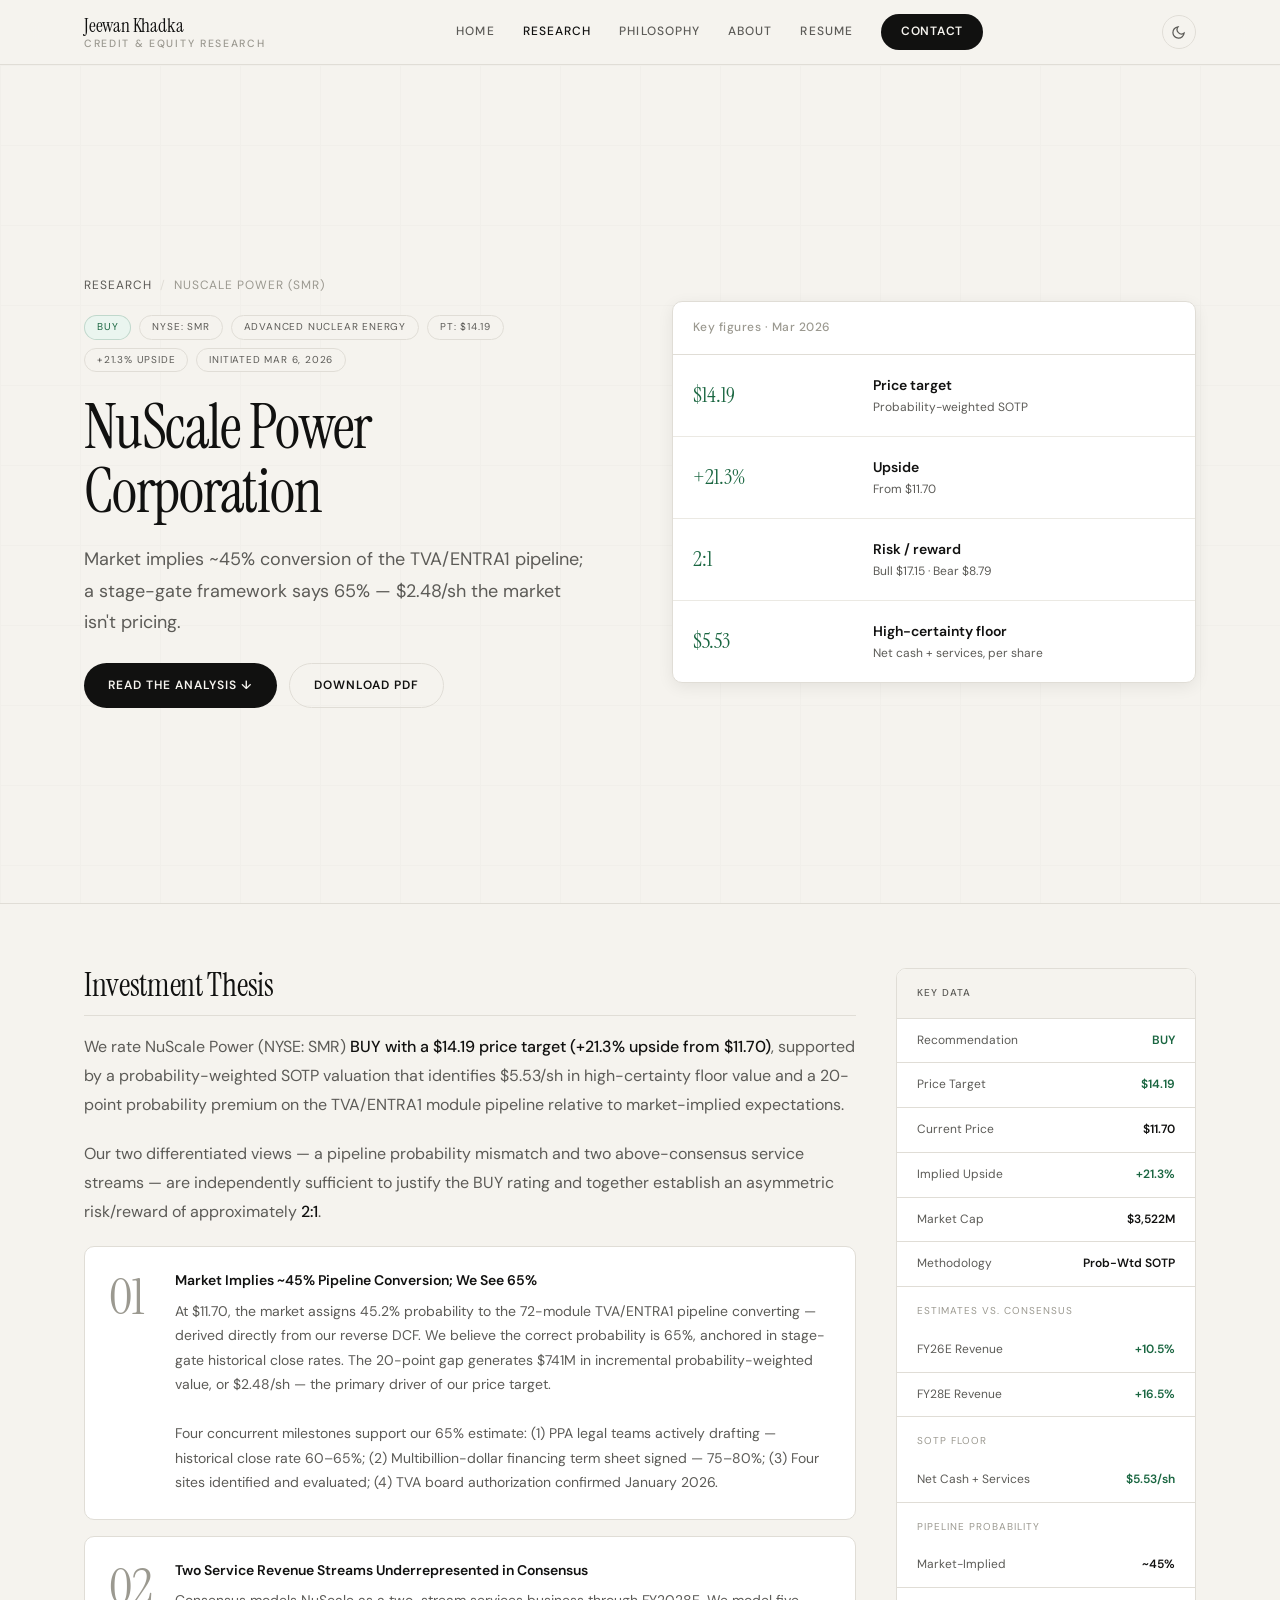
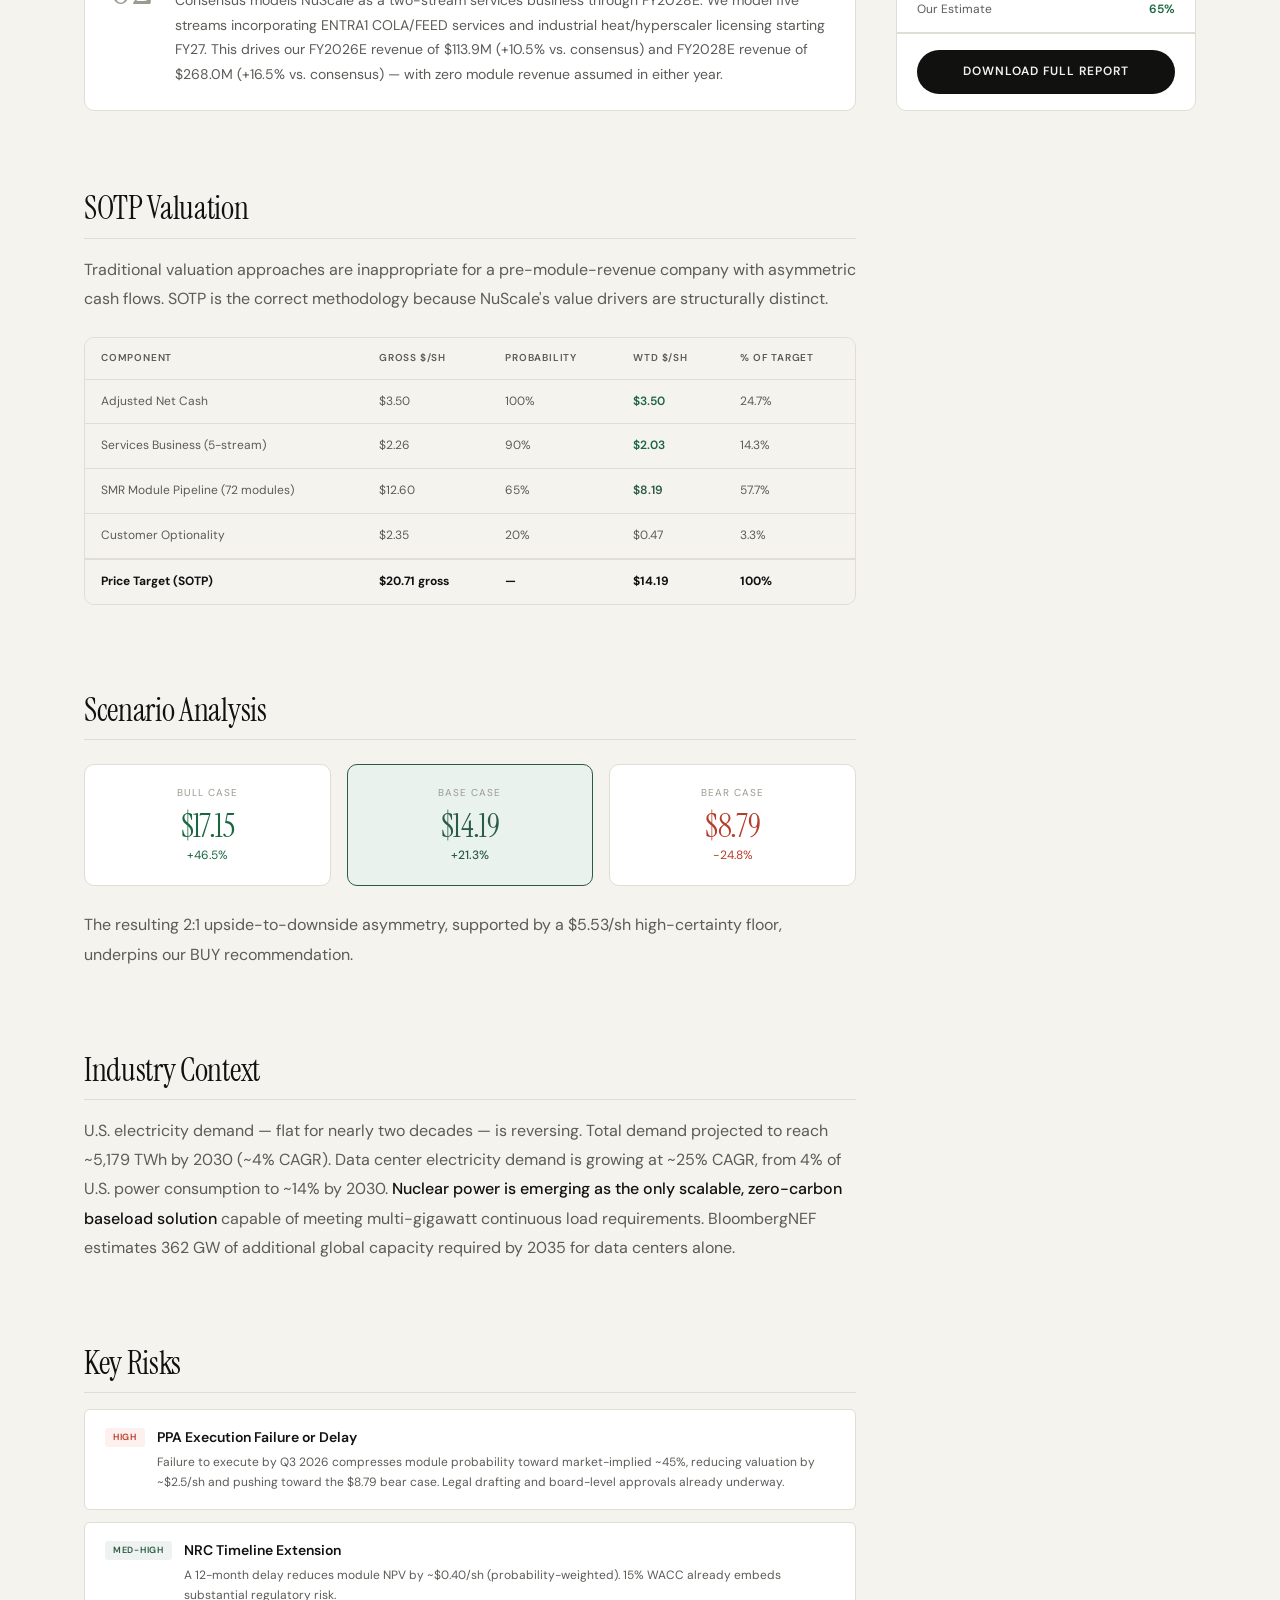
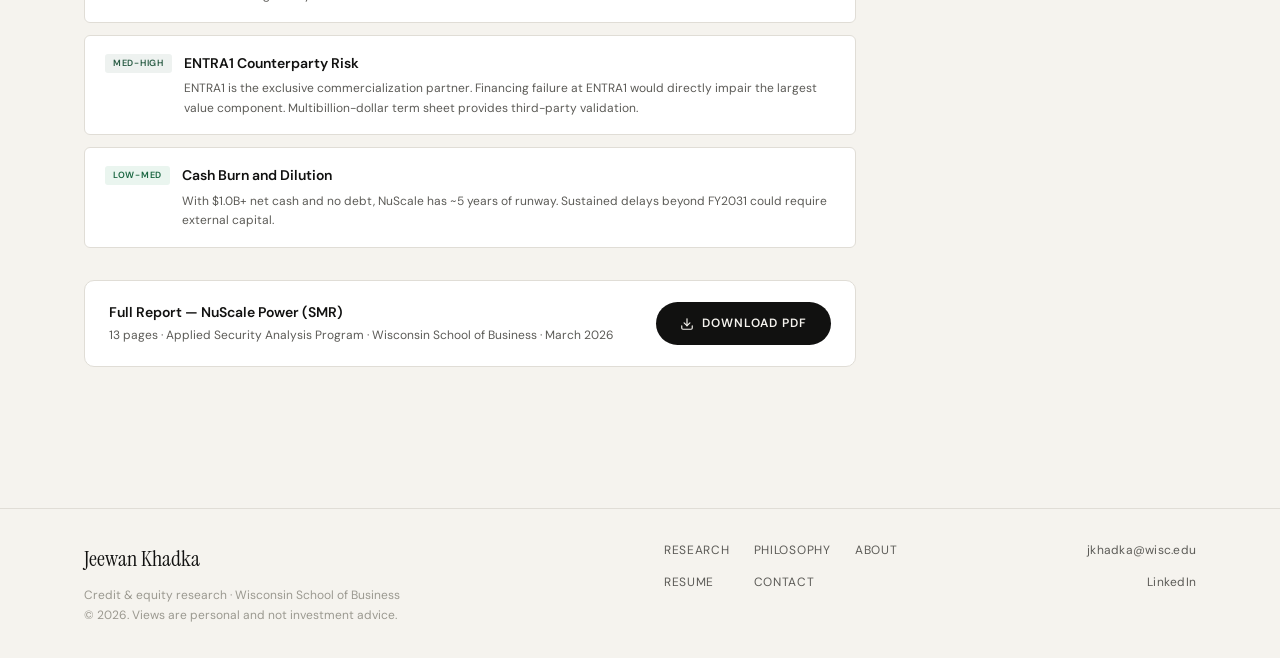
<file: pages/smr.html>
<!DOCTYPE html>
<html lang="en">
<head>
  <meta charset="UTF-8" />
  <meta name="viewport" content="width=device-width, initial-scale=1.0" />
  <title>NuScale Power (SMR) — Equity Research | Jeewan Khadka</title>
  <meta name="description" content="BUY on NuScale Power. $14.19 PT. Probability-weighted SOTP with a 65% pipeline conversion estimate vs. 45% market-implied." />
  <meta property="og:type" content="website" />
  <meta property="og:title" content="NuScale Power (SMR) — Equity Research | Jeewan Khadka" />
  <meta property="og:description" content="BUY on NuScale Power. $14.19 PT. Probability-weighted SOTP with a 65% pipeline conversion estimate vs. 45% market-implied." />
  <meta name="theme-color" content="#f5f3ee" media="(prefers-color-scheme: light)" />
  <meta name="theme-color" content="#141412" media="(prefers-color-scheme: dark)" />
  <link rel="icon" href="../assets/favicon.svg" type="image/svg+xml" />
  <script>try{var t=localStorage.getItem('theme');if(t)document.documentElement.dataset.theme=t;}catch(e){}</script>
  <link rel="preconnect" href="https://fonts.googleapis.com" />
  <link rel="preconnect" href="https://fonts.gstatic.com" crossorigin />
  <link href="https://fonts.googleapis.com/css2?family=Instrument+Serif:ital@0;1&amp;family=DM+Sans:ital,opsz,wght@0,9..40,300..700;1,9..40,300..700&amp;display=swap" rel="stylesheet" />
  <link rel="stylesheet" href="../css/style.css" />
  <link rel="stylesheet" href="../css/redesign.css" />
</head>
<body>

<a class="skip-link" href="#main">Skip to content</a>
<header class="site-header" role="banner">
  <div class="container">
    <div class="header-inner">
      <a href="../index.html" class="site-logo" aria-label="Jeewan Khadka home">
        <div class="logo-text-only"><span class="logo-name-serif">Jeewan Khadka</span><span class="logo-sub-caps">Credit &amp; Equity Research</span></div>
      </a>
      <nav class="site-nav" aria-label="Primary">
        <a href="../index.html" class="nav-link">Home</a>
        <a href="../research.html" class="nav-link active" aria-current="page">Research</a>
        <a href="../philosophy.html" class="nav-link">Philosophy</a>
        <a href="../about.html" class="nav-link">About</a>
        <a href="../resume.html" class="nav-link">Resume</a>
        <a href="../contact.html" class="nav-cta">Contact</a>
      </nav>
      <div class="header-tools">
        <button class="theme-btn" type="button" aria-label="Toggle dark mode">
          <svg class="i-moon" width="15" height="15" viewBox="0 0 24 24" fill="none" stroke="currentColor" stroke-width="2" stroke-linecap="round"><path d="M21 12.8A9 9 0 1 1 11.2 3a7 7 0 0 0 9.8 9.8z"/></svg>
          <svg class="i-sun" width="15" height="15" viewBox="0 0 24 24" fill="none" stroke="currentColor" stroke-width="2" stroke-linecap="round"><circle cx="12" cy="12" r="4"/><path d="M12 2v2M12 20v2M4.9 4.9l1.4 1.4M17.7 17.7l1.4 1.4M2 12h2M20 12h2M4.9 19.1l1.4-1.4M17.7 6.3l1.4-1.4"/></svg>
        </button>
        <button class="menu-btn" aria-label="Open menu" aria-expanded="false">
          <svg width="20" height="20" viewBox="0 0 24 24" fill="none" stroke="currentColor" stroke-width="2" stroke-linecap="round"><line x1="3" y1="6" x2="21" y2="6"/><line x1="3" y1="12" x2="21" y2="12"/><line x1="3" y1="18" x2="21" y2="18"/></svg>
        </button>
      </div>
    </div>
    <nav class="mobile-nav" aria-label="Mobile">
      <a href="../index.html" class="nav-link">Home</a>
      <a href="../research.html" class="nav-link active" aria-current="page">Research</a>
      <a href="../philosophy.html" class="nav-link">Philosophy</a>
      <a href="../about.html" class="nav-link">About</a>
      <a href="../resume.html" class="nav-link">Resume</a>
      <a href="../contact.html" class="nav-link">Contact</a>
    </nav>
  </div>
</header>

<main id="main">
<section class="report-hero-section">
  <div class="container">
    <div class="hero-grid">
      <div>
        <div class="breadcrumb"><a href="../research.html">Research</a><span class="breadcrumb-sep">/</span><span>NuScale Power (SMR)</span></div>
        <div class="report-meta-tags"><span class="meta-tag buy-tag">BUY</span><span class="meta-tag">NYSE: SMR</span><span class="meta-tag">Advanced Nuclear Energy</span><span class="meta-tag">PT: $14.19</span><span class="meta-tag">+21.3% Upside</span><span class="meta-tag">Initiated Mar 6, 2026</span></div>
        <h1 class="report-page-title">NuScale Power Corporation</h1>
        <p class="body-lead">Market implies ~45% conversion of the TVA/ENTRA1 pipeline; a stage-gate framework says 65% — $2.48/sh the market isn't pricing.</p>
        <div class="btn-row">
          <a href="#analysis" class="btn btn-dark">Read the analysis ↓</a>
          <a href="../assets/pdfs/SMR_Equity-Report.pdf" target="_blank" class="btn btn-outline">Download PDF</a>
        </div>
      </div>
      <aside class="coverage-panel kpi-panel" aria-label="Key figures">
        <div class="coverage-head"><span>Key figures · Mar 2026</span></div>
        <div class="kpi-row"><span class="kpi-val">$14.19</span><span class="kpi-lbl"><b>Price target</b>Probability-weighted SOTP</span></div>
        <div class="kpi-row"><span class="kpi-val">+21.3%</span><span class="kpi-lbl"><b>Upside</b>From $11.70</span></div>
        <div class="kpi-row"><span class="kpi-val">2:1</span><span class="kpi-lbl"><b>Risk / reward</b>Bull $17.15 · Bear $8.79</span></div>
        <div class="kpi-row"><span class="kpi-val">$5.53</span><span class="kpi-lbl"><b>High-certainty floor</b>Net cash + services, per share</span></div>
      </aside>
    </div>
  </div>
</section>

<div class="container container--default">
  <div class="report-layout" id="analysis">
    <div class="report-body">
      <div class="section-gap"></div>
      <h2 class="report-h2">Investment Thesis</h2>
      <p class="report-p">We rate NuScale Power (NYSE: SMR) <strong>BUY with a $14.19 price target (+21.3% upside from $11.70)</strong>, supported by a probability-weighted SOTP valuation that identifies $5.53/sh in high-certainty floor value and a 20-point probability premium on the TVA/ENTRA1 module pipeline relative to market-implied expectations.</p>
      <p class="report-p">Our two differentiated views — a pipeline probability mismatch and two above-consensus service streams — are independently sufficient to justify the BUY rating and together establish an asymmetric risk/reward of approximately <strong>2:1</strong>.</p>

      <div class="thesis-block">
        <div class="thesis-num">01</div>
        <div class="thesis-inner">
          <div class="thesis-title">Market Implies ~45% Pipeline Conversion; We See 65%</div>
          <div class="thesis-body">At $11.70, the market assigns 45.2% probability to the 72-module TVA/ENTRA1 pipeline converting — derived directly from our reverse DCF. We believe the correct probability is 65%, anchored in stage-gate historical close rates. The 20-point gap generates $741M in incremental probability-weighted value, or $2.48/sh — the primary driver of our price target.<br><br>Four concurrent milestones support our 65% estimate: (1) PPA legal teams actively drafting — historical close rate 60–65%; (2) Multibillion-dollar financing term sheet signed — 75–80%; (3) Four sites identified and evaluated; (4) TVA board authorization confirmed January 2026.</div>
        </div>
      </div>

      <div class="thesis-block">
        <div class="thesis-num">02</div>
        <div class="thesis-inner">
          <div class="thesis-title">Two Service Revenue Streams Underrepresented in Consensus</div>
          <div class="thesis-body">Consensus models NuScale as a two-stream services business through FY2028E. We model five streams incorporating ENTRA1 COLA/FEED services and industrial heat/hyperscaler licensing starting FY27. This drives our FY2026E revenue of $113.9M (+10.5% vs. consensus) and FY2028E revenue of $268.0M (+16.5% vs. consensus) — with zero module revenue assumed in either year.</div>
        </div>
      </div>

      <div class="section-gap"></div>
      <h2 class="report-h2">SOTP Valuation</h2>
      <p class="report-p">Traditional valuation approaches are inappropriate for a pre-module-revenue company with asymmetric cash flows. SOTP is the correct methodology because NuScale's value drivers are structurally distinct.</p>

      <div class="table-wrap">
        <table class="data-table">
          <thead><tr><th>Component</th><th>Gross $/sh</th><th>Probability</th><th>Wtd $/sh</th><th>% of Target</th></tr></thead>
          <tbody>
            <tr><td>Adjusted Net Cash</td><td>$3.50</td><td>100%</td><td class="green">$3.50</td><td>24.7%</td></tr>
            <tr><td>Services Business (5-stream)</td><td>$2.26</td><td>90%</td><td class="green">$2.03</td><td>14.3%</td></tr>
            <tr><td>SMR Module Pipeline (72 modules)</td><td>$12.60</td><td>65%</td><td class="forest">$8.19</td><td>57.7%</td></tr>
            <tr><td>Customer Optionality</td><td>$2.35</td><td>20%</td><td>$0.47</td><td>3.3%</td></tr>
            <tr class="total"><td>Price Target (SOTP)</td><td>$20.71 gross</td><td>—</td><td class="green">$14.19</td><td>100%</td></tr>
          </tbody>
        </table>
      </div>

      <div class="section-gap"></div>
      <h2 class="report-h2">Scenario Analysis</h2>
      <div class="scenario-row">
        <div class="scenario-card bull"><div class="scenario-label">Bull Case</div><div class="scenario-price">$17.15</div><div class="scenario-return">+46.5%</div></div>
        <div class="scenario-card base"><div class="scenario-label">Base Case</div><div class="scenario-price">$14.19</div><div class="scenario-return">+21.3%</div></div>
        <div class="scenario-card bear"><div class="scenario-label">Bear Case</div><div class="scenario-price">$8.79</div><div class="scenario-return">−24.8%</div></div>
      </div>
      <p class="report-p">The resulting 2:1 upside-to-downside asymmetry, supported by a $5.53/sh high-certainty floor, underpins our BUY recommendation.</p>

      <div class="section-gap"></div>
      <h2 class="report-h2">Industry Context</h2>
      <p class="report-p">U.S. electricity demand — flat for nearly two decades — is reversing. Total demand projected to reach ~5,179 TWh by 2030 (~4% CAGR). Data center electricity demand is growing at ~25% CAGR, from 4% of U.S. power consumption to ~14% by 2030. <strong>Nuclear power is emerging as the only scalable, zero-carbon baseload solution</strong> capable of meeting multi-gigawatt continuous load requirements. BloombergNEF estimates 362 GW of additional global capacity required by 2035 for data centers alone.</p>

      <div class="section-gap"></div>
      <h2 class="report-h2">Key Risks</h2>
      <div class="risk-item"><span class="risk-badge high">High</span><div class="risk-content"><div class="risk-title">PPA Execution Failure or Delay</div><div class="risk-desc">Failure to execute by Q3 2026 compresses module probability toward market-implied ~45%, reducing valuation by ~$2.5/sh and pushing toward the $8.79 bear case. Legal drafting and board-level approvals already underway.</div></div></div>
      <div class="risk-item"><span class="risk-badge medium">Med-High</span><div class="risk-content"><div class="risk-title">NRC Timeline Extension</div><div class="risk-desc">A 12-month delay reduces module NPV by ~$0.40/sh (probability-weighted). 15% WACC already embeds substantial regulatory risk.</div></div></div>
      <div class="risk-item"><span class="risk-badge medium">Med-High</span><div class="risk-content"><div class="risk-title">ENTRA1 Counterparty Risk</div><div class="risk-desc">ENTRA1 is the exclusive commercialization partner. Financing failure at ENTRA1 would directly impair the largest value component. Multibillion-dollar term sheet provides third-party validation.</div></div></div>
      <div class="risk-item"><span class="risk-badge low">Low-Med</span><div class="risk-content"><div class="risk-title">Cash Burn and Dilution</div><div class="risk-desc">With $1.0B+ net cash and no debt, NuScale has ~5 years of runway. Sustained delays beyond FY2031 could require external capital.</div></div></div>

      <div class="pdf-bar">
        <div><div class="pdf-bar-label">Full Report — NuScale Power (SMR)</div><div class="pdf-bar-sub">13 pages · Applied Security Analysis Program · Wisconsin School of Business · March 2026</div></div>
        <a href="../assets/pdfs/SMR_Equity-Report.pdf" target="_blank" class="btn btn-dark"><svg width="14" height="14" viewBox="0 0 24 24" fill="none" stroke="currentColor" stroke-width="2" stroke-linecap="round"><path d="M21 15v4a2 2 0 0 1-2 2H5a2 2 0 0 1-2-2v-4"/><polyline points="7 10 12 15 17 10"/><line x1="12" y1="15" x2="12" y2="3"/></svg>Download PDF</a>
      </div>
    </div>

    <div class="report-sidebar">
      <div class="sidebar-panel">
        <div class="sidebar-panel-header">Key Data</div>
        <div class="sidebar-row"><span class="sidebar-lbl">Recommendation</span><span class="sidebar-val green">BUY</span></div>
        <div class="sidebar-row"><span class="sidebar-lbl">Price Target</span><span class="sidebar-val green">$14.19</span></div>
        <div class="sidebar-row"><span class="sidebar-lbl">Current Price</span><span class="sidebar-val">$11.70</span></div>
        <div class="sidebar-row"><span class="sidebar-lbl">Implied Upside</span><span class="sidebar-val green">+21.3%</span></div>
        <div class="sidebar-row"><span class="sidebar-lbl">Market Cap</span><span class="sidebar-val">$3,522M</span></div>
        <div class="sidebar-row"><span class="sidebar-lbl">Methodology</span><span class="sidebar-val">Prob-Wtd SOTP</span></div>
        <div class="sidebar-section-lbl">Estimates vs. Consensus</div>
        <div class="sidebar-row"><span class="sidebar-lbl">FY26E Revenue</span><span class="sidebar-val green">+10.5%</span></div>
        <div class="sidebar-row"><span class="sidebar-lbl">FY28E Revenue</span><span class="sidebar-val green">+16.5%</span></div>
        <div class="sidebar-section-lbl">SOTP Floor</div>
        <div class="sidebar-row"><span class="sidebar-lbl">Net Cash + Services</span><span class="sidebar-val green">$5.53/sh</span></div>
        <div class="sidebar-section-lbl">Pipeline Probability</div>
        <div class="sidebar-row"><span class="sidebar-lbl">Market-Implied</span><span class="sidebar-val">~45%</span></div>
        <div class="sidebar-row"><span class="sidebar-lbl">Our Estimate</span><span class="sidebar-val green">65%</span></div>
        <div class="sidebar-cta"><a href="../assets/pdfs/SMR_Equity-Report.pdf" target="_blank" class="btn btn-dark" style="width:100%;justify-content:center;">Download Full Report</a></div>
      </div>
    </div>
  </div>
</div>

</main>

<div class="section-gap"></div>
<footer class="site-footer">
  <div class="container">
    <div class="footer-grid">
      <div>
        <div class="footer-name">Jeewan Khadka</div>
        <p class="footer-copy">Credit &amp; equity research · Wisconsin School of Business<br>© 2026. Views are personal and not investment advice.</p>
      </div>
      <div class="footer-links"><a href="../research.html" class="footer-link">Research</a><a href="../philosophy.html" class="footer-link">Philosophy</a><a href="../about.html" class="footer-link">About</a><a href="../resume.html" class="footer-link">Resume</a><a href="../contact.html" class="footer-link">Contact</a></div>
      <div class="footer-social">
        <a href="mailto:jkhadka@wisc.edu" class="footer-link">jkhadka@wisc.edu</a>
        <a href="https://linkedin.com/in/jeewankhadka/" target="_blank" rel="noopener" class="footer-link">LinkedIn</a>
      </div>
    </div>
  </div>
</footer>

<script src="../js/main.js" defer></script>
</body>
</html>
</file>
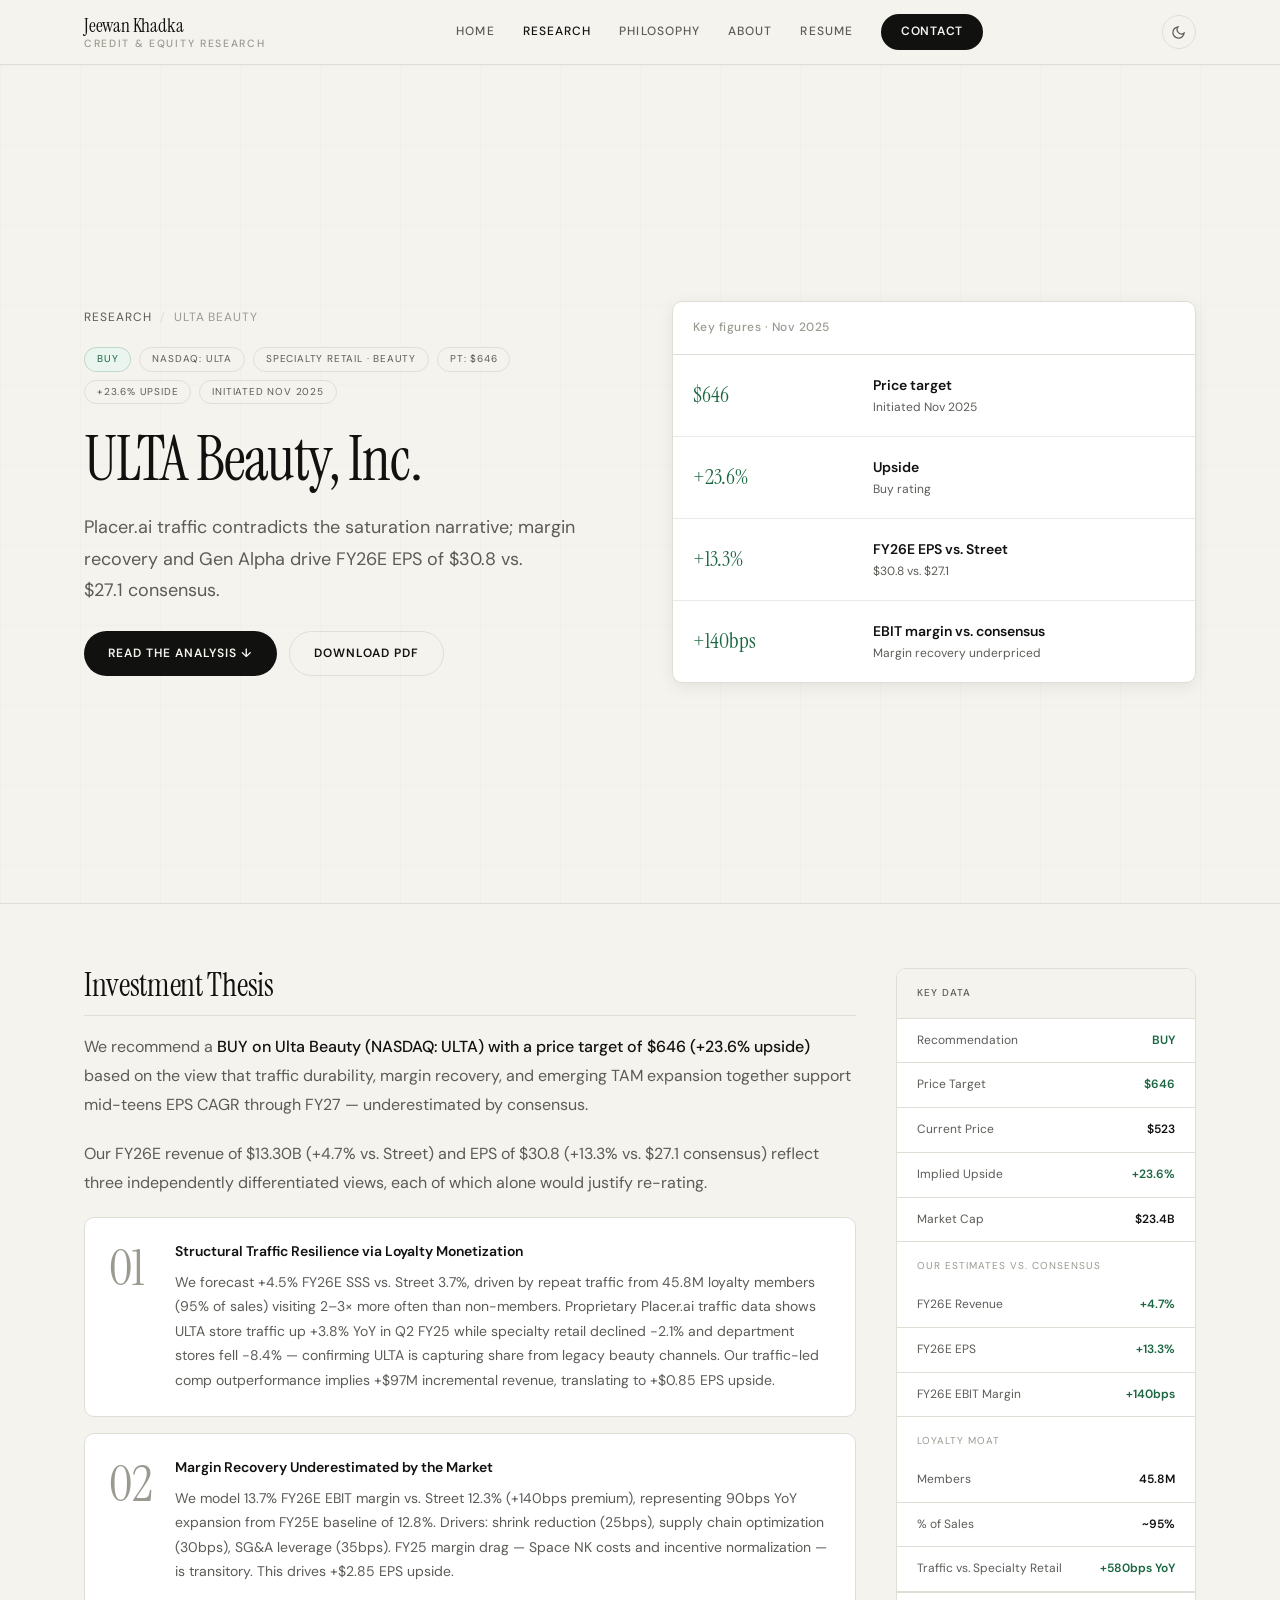
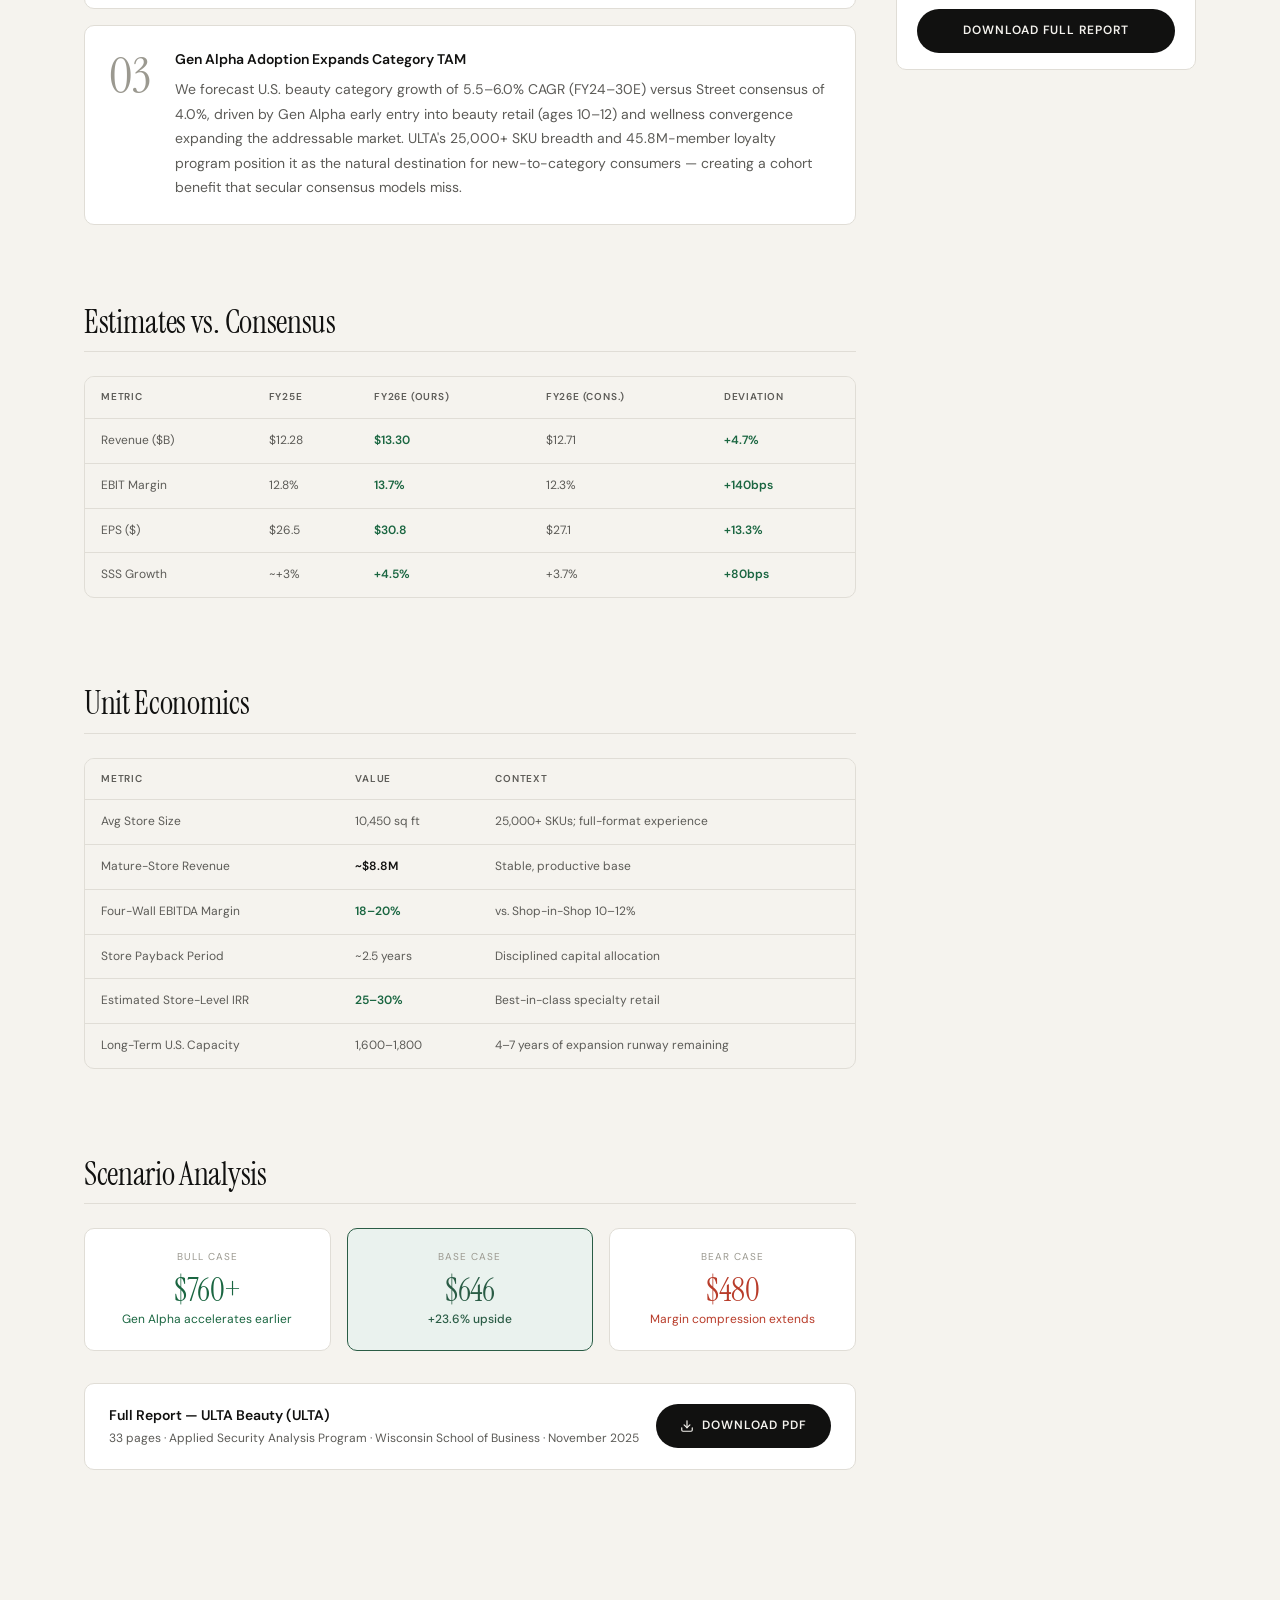
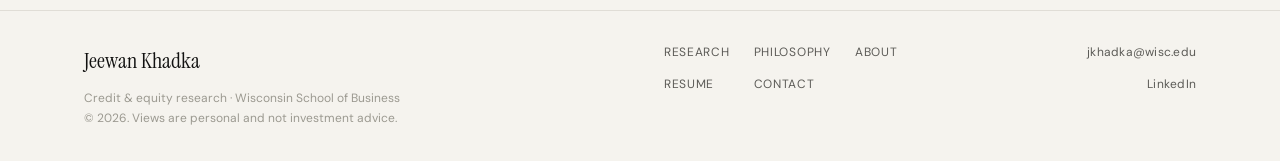
<file: pages/ulta.html>
<!DOCTYPE html>
<html lang="en">
<head>
  <meta charset="UTF-8" />
  <meta name="viewport" content="width=device-width, initial-scale=1.0" />
  <title>Ulta Beauty (ULTA) — Equity Research | Jeewan Khadka</title>
  <meta name="description" content="BUY on Ulta Beauty. $646 PT. Placer.ai traffic data, +140bps margin recovery vs. Street, FY26E EPS $30.8 vs. $27.1 consensus." />
  <meta property="og:type" content="website" />
  <meta property="og:title" content="Ulta Beauty (ULTA) — Equity Research | Jeewan Khadka" />
  <meta property="og:description" content="BUY on Ulta Beauty. $646 PT. Placer.ai traffic data, +140bps margin recovery vs. Street, FY26E EPS $30.8 vs. $27.1 consensus." />
  <meta name="theme-color" content="#f5f3ee" media="(prefers-color-scheme: light)" />
  <meta name="theme-color" content="#141412" media="(prefers-color-scheme: dark)" />
  <link rel="icon" href="../assets/favicon.svg" type="image/svg+xml" />
  <script>try{var t=localStorage.getItem('theme');if(t)document.documentElement.dataset.theme=t;}catch(e){}</script>
  <link rel="preconnect" href="https://fonts.googleapis.com" />
  <link rel="preconnect" href="https://fonts.gstatic.com" crossorigin />
  <link href="https://fonts.googleapis.com/css2?family=Instrument+Serif:ital@0;1&amp;family=DM+Sans:ital,opsz,wght@0,9..40,300..700;1,9..40,300..700&amp;display=swap" rel="stylesheet" />
  <link rel="stylesheet" href="../css/style.css" />
  <link rel="stylesheet" href="../css/redesign.css" />
</head>
<body>

<a class="skip-link" href="#main">Skip to content</a>
<header class="site-header" role="banner">
  <div class="container">
    <div class="header-inner">
      <a href="../index.html" class="site-logo" aria-label="Jeewan Khadka home">
        <div class="logo-text-only"><span class="logo-name-serif">Jeewan Khadka</span><span class="logo-sub-caps">Credit &amp; Equity Research</span></div>
      </a>
      <nav class="site-nav" aria-label="Primary">
        <a href="../index.html" class="nav-link">Home</a>
        <a href="../research.html" class="nav-link active" aria-current="page">Research</a>
        <a href="../philosophy.html" class="nav-link">Philosophy</a>
        <a href="../about.html" class="nav-link">About</a>
        <a href="../resume.html" class="nav-link">Resume</a>
        <a href="../contact.html" class="nav-cta">Contact</a>
      </nav>
      <div class="header-tools">
        <button class="theme-btn" type="button" aria-label="Toggle dark mode">
          <svg class="i-moon" width="15" height="15" viewBox="0 0 24 24" fill="none" stroke="currentColor" stroke-width="2" stroke-linecap="round"><path d="M21 12.8A9 9 0 1 1 11.2 3a7 7 0 0 0 9.8 9.8z"/></svg>
          <svg class="i-sun" width="15" height="15" viewBox="0 0 24 24" fill="none" stroke="currentColor" stroke-width="2" stroke-linecap="round"><circle cx="12" cy="12" r="4"/><path d="M12 2v2M12 20v2M4.9 4.9l1.4 1.4M17.7 17.7l1.4 1.4M2 12h2M20 12h2M4.9 19.1l1.4-1.4M17.7 6.3l1.4-1.4"/></svg>
        </button>
        <button class="menu-btn" aria-label="Open menu" aria-expanded="false">
          <svg width="20" height="20" viewBox="0 0 24 24" fill="none" stroke="currentColor" stroke-width="2" stroke-linecap="round"><line x1="3" y1="6" x2="21" y2="6"/><line x1="3" y1="12" x2="21" y2="12"/><line x1="3" y1="18" x2="21" y2="18"/></svg>
        </button>
      </div>
    </div>
    <nav class="mobile-nav" aria-label="Mobile">
      <a href="../index.html" class="nav-link">Home</a>
      <a href="../research.html" class="nav-link active" aria-current="page">Research</a>
      <a href="../philosophy.html" class="nav-link">Philosophy</a>
      <a href="../about.html" class="nav-link">About</a>
      <a href="../resume.html" class="nav-link">Resume</a>
      <a href="../contact.html" class="nav-link">Contact</a>
    </nav>
  </div>
</header>

<main id="main">
<section class="report-hero-section">
  <div class="container">
    <div class="hero-grid">
      <div>
        <div class="breadcrumb"><a href="../research.html">Research</a><span class="breadcrumb-sep">/</span><span>ULTA Beauty</span></div>
        <div class="report-meta-tags"><span class="meta-tag buy-tag">BUY</span><span class="meta-tag">NASDAQ: ULTA</span><span class="meta-tag">Specialty Retail · Beauty</span><span class="meta-tag">PT: $646</span><span class="meta-tag">+23.6% Upside</span><span class="meta-tag">Initiated Nov 2025</span></div>
        <h1 class="report-page-title">ULTA Beauty, Inc.</h1>
        <p class="body-lead">Placer.ai traffic contradicts the saturation narrative; margin recovery and Gen Alpha drive FY26E EPS of $30.8 vs. $27.1 consensus.</p>
        <div class="btn-row">
          <a href="#analysis" class="btn btn-dark">Read the analysis ↓</a>
          <a href="../assets/pdfs/ULTA-Beauty-Print.pdf" target="_blank" class="btn btn-outline">Download PDF</a>
        </div>
      </div>
      <aside class="coverage-panel kpi-panel" aria-label="Key figures">
        <div class="coverage-head"><span>Key figures · Nov 2025</span></div>
        <div class="kpi-row"><span class="kpi-val">$646</span><span class="kpi-lbl"><b>Price target</b>Initiated Nov 2025</span></div>
        <div class="kpi-row"><span class="kpi-val">+23.6%</span><span class="kpi-lbl"><b>Upside</b>Buy rating</span></div>
        <div class="kpi-row"><span class="kpi-val">+13.3%</span><span class="kpi-lbl"><b>FY26E EPS vs. Street</b>$30.8 vs. $27.1</span></div>
        <div class="kpi-row"><span class="kpi-val">+140bps</span><span class="kpi-lbl"><b>EBIT margin vs. consensus</b>Margin recovery underpriced</span></div>
      </aside>
    </div>
  </div>
</section>

<div class="container container--default">
  <div class="report-layout" id="analysis">
    <div class="report-body">
      <div class="section-gap"></div>
      <h2 class="report-h2">Investment Thesis</h2>
      <p class="report-p">We recommend a <strong>BUY on Ulta Beauty (NASDAQ: ULTA) with a price target of $646 (+23.6% upside)</strong> based on the view that traffic durability, margin recovery, and emerging TAM expansion together support mid-teens EPS CAGR through FY27 — underestimated by consensus.</p>
      <p class="report-p">Our FY26E revenue of $13.30B (+4.7% vs. Street) and EPS of $30.8 (+13.3% vs. $27.1 consensus) reflect three independently differentiated views, each of which alone would justify re-rating.</p>

      <div class="thesis-block">
        <div class="thesis-num">01</div>
        <div class="thesis-inner">
          <div class="thesis-title">Structural Traffic Resilience via Loyalty Monetization</div>
          <div class="thesis-body">We forecast +4.5% FY26E SSS vs. Street 3.7%, driven by repeat traffic from 45.8M loyalty members (95% of sales) visiting 2–3× more often than non-members. Proprietary Placer.ai traffic data shows ULTA store traffic up +3.8% YoY in Q2 FY25 while specialty retail declined −2.1% and department stores fell −8.4% — confirming ULTA is capturing share from legacy beauty channels. Our traffic-led comp outperformance implies +$97M incremental revenue, translating to +$0.85 EPS upside.</div>
        </div>
      </div>

      <div class="thesis-block">
        <div class="thesis-num">02</div>
        <div class="thesis-inner">
          <div class="thesis-title">Margin Recovery Underestimated by the Market</div>
          <div class="thesis-body">We model 13.7% FY26E EBIT margin vs. Street 12.3% (+140bps premium), representing 90bps YoY expansion from FY25E baseline of 12.8%. Drivers: shrink reduction (25bps), supply chain optimization (30bps), SG&amp;A leverage (35bps). FY25 margin drag — Space NK costs and incentive normalization — is transitory. This drives +$2.85 EPS upside.</div>
        </div>
      </div>

      <div class="thesis-block">
        <div class="thesis-num">03</div>
        <div class="thesis-inner">
          <div class="thesis-title">Gen Alpha Adoption Expands Category TAM</div>
          <div class="thesis-body">We forecast U.S. beauty category growth of 5.5–6.0% CAGR (FY24–30E) versus Street consensus of 4.0%, driven by Gen Alpha early entry into beauty retail (ages 10–12) and wellness convergence expanding the addressable market. ULTA's 25,000+ SKU breadth and 45.8M-member loyalty program position it as the natural destination for new-to-category consumers — creating a cohort benefit that secular consensus models miss.</div>
        </div>
      </div>

      <div class="section-gap"></div>
      <h2 class="report-h2">Estimates vs. Consensus</h2>
      <div class="table-wrap">
        <table class="data-table">
          <thead><tr><th>Metric</th><th>FY25E</th><th>FY26E (Ours)</th><th>FY26E (Cons.)</th><th>Deviation</th></tr></thead>
          <tbody>
            <tr><td>Revenue ($B)</td><td>$12.28</td><td class="green">$13.30</td><td>$12.71</td><td class="green">+4.7%</td></tr>
            <tr><td>EBIT Margin</td><td>12.8%</td><td class="green">13.7%</td><td>12.3%</td><td class="green">+140bps</td></tr>
            <tr><td>EPS ($)</td><td>$26.5</td><td class="green">$30.8</td><td>$27.1</td><td class="green">+13.3%</td></tr>
            <tr><td>SSS Growth</td><td>~+3%</td><td class="green">+4.5%</td><td>+3.7%</td><td class="green">+80bps</td></tr>
          </tbody>
        </table>
      </div>

      <div class="section-gap"></div>
      <h2 class="report-h2">Unit Economics</h2>
      <div class="table-wrap">
        <table class="data-table">
          <thead><tr><th>Metric</th><th>Value</th><th>Context</th></tr></thead>
          <tbody>
            <tr><td>Avg Store Size</td><td>10,450 sq ft</td><td>25,000+ SKUs; full-format experience</td></tr>
            <tr><td>Mature-Store Revenue</td><td class="strong">~$8.8M</td><td>Stable, productive base</td></tr>
            <tr><td>Four-Wall EBITDA Margin</td><td class="green">18–20%</td><td>vs. Shop-in-Shop 10–12%</td></tr>
            <tr><td>Store Payback Period</td><td>~2.5 years</td><td>Disciplined capital allocation</td></tr>
            <tr><td>Estimated Store-Level IRR</td><td class="green">25–30%</td><td>Best-in-class specialty retail</td></tr>
            <tr><td>Long-Term U.S. Capacity</td><td>1,600–1,800</td><td>4–7 years of expansion runway remaining</td></tr>
          </tbody>
        </table>
      </div>

      <div class="section-gap"></div>
      <h2 class="report-h2">Scenario Analysis</h2>
      <div class="scenario-row">
        <div class="scenario-card bull"><div class="scenario-label">Bull Case</div><div class="scenario-price">$760+</div><div class="scenario-return">Gen Alpha accelerates earlier</div></div>
        <div class="scenario-card base"><div class="scenario-label">Base Case</div><div class="scenario-price">$646</div><div class="scenario-return">+23.6% upside</div></div>
        <div class="scenario-card bear"><div class="scenario-label">Bear Case</div><div class="scenario-price">$480</div><div class="scenario-return">Margin compression extends</div></div>
      </div>

      <div class="pdf-bar">
        <div><div class="pdf-bar-label">Full Report — ULTA Beauty (ULTA)</div><div class="pdf-bar-sub">33 pages · Applied Security Analysis Program · Wisconsin School of Business · November 2025</div></div>
        <a href="../assets/pdfs/ULTA-Beauty-Print.pdf" target="_blank" class="btn btn-dark"><svg width="14" height="14" viewBox="0 0 24 24" fill="none" stroke="currentColor" stroke-width="2" stroke-linecap="round"><path d="M21 15v4a2 2 0 0 1-2 2H5a2 2 0 0 1-2-2v-4"/><polyline points="7 10 12 15 17 10"/><line x1="12" y1="15" x2="12" y2="3"/></svg>Download PDF</a>
      </div>
    </div>

    <div class="report-sidebar">
      <div class="sidebar-panel">
        <div class="sidebar-panel-header">Key Data</div>
        <div class="sidebar-row"><span class="sidebar-lbl">Recommendation</span><span class="sidebar-val green">BUY</span></div>
        <div class="sidebar-row"><span class="sidebar-lbl">Price Target</span><span class="sidebar-val green">$646</span></div>
        <div class="sidebar-row"><span class="sidebar-lbl">Current Price</span><span class="sidebar-val">$523</span></div>
        <div class="sidebar-row"><span class="sidebar-lbl">Implied Upside</span><span class="sidebar-val green">+23.6%</span></div>
        <div class="sidebar-row"><span class="sidebar-lbl">Market Cap</span><span class="sidebar-val">$23.4B</span></div>
        <div class="sidebar-section-lbl">Our Estimates vs. Consensus</div>
        <div class="sidebar-row"><span class="sidebar-lbl">FY26E Revenue</span><span class="sidebar-val green">+4.7%</span></div>
        <div class="sidebar-row"><span class="sidebar-lbl">FY26E EPS</span><span class="sidebar-val green">+13.3%</span></div>
        <div class="sidebar-row"><span class="sidebar-lbl">FY26E EBIT Margin</span><span class="sidebar-val green">+140bps</span></div>
        <div class="sidebar-section-lbl">Loyalty Moat</div>
        <div class="sidebar-row"><span class="sidebar-lbl">Members</span><span class="sidebar-val">45.8M</span></div>
        <div class="sidebar-row"><span class="sidebar-lbl">% of Sales</span><span class="sidebar-val">~95%</span></div>
        <div class="sidebar-row"><span class="sidebar-lbl">Traffic vs. Specialty Retail</span><span class="sidebar-val green">+580bps YoY</span></div>
        <div class="sidebar-cta"><a href="../assets/pdfs/ULTA-Beauty-Print.pdf" target="_blank" class="btn btn-dark" style="width:100%;justify-content:center;">Download Full Report</a></div>
      </div>
    </div>
  </div>
</div>

</main>

<div class="section-gap"></div>
<footer class="site-footer">
  <div class="container">
    <div class="footer-grid">
      <div>
        <div class="footer-name">Jeewan Khadka</div>
        <p class="footer-copy">Credit &amp; equity research · Wisconsin School of Business<br>© 2026. Views are personal and not investment advice.</p>
      </div>
      <div class="footer-links"><a href="../research.html" class="footer-link">Research</a><a href="../philosophy.html" class="footer-link">Philosophy</a><a href="../about.html" class="footer-link">About</a><a href="../resume.html" class="footer-link">Resume</a><a href="../contact.html" class="footer-link">Contact</a></div>
      <div class="footer-social">
        <a href="mailto:jkhadka@wisc.edu" class="footer-link">jkhadka@wisc.edu</a>
        <a href="https://linkedin.com/in/jeewankhadka/" target="_blank" rel="noopener" class="footer-link">LinkedIn</a>
      </div>
    </div>
  </div>
</footer>

<script src="../js/main.js" defer></script>
</body>
</html>
</file>
<file: css/style.css>
/* =============================================
   JEEWAN KHADKA — EQUITY RESEARCH PORTFOLIO
   Design: Sequoia-inspired — warm cream, editorial serif,
           sparse uppercase nav, card content grid
   Fonts: Instrument Serif (display) + DM Sans (body)
   ============================================= */

@import url('https://fonts.googleapis.com/css2?family=Instrument+Serif:ital@0;1&family=DM+Sans:ital,opsz,wght@0,9..40,300..700;1,9..40,300..700&display=swap');

/* ─── TOKENS ────────────────────────────────── */
:root {
  /* Type */
  --text-xs:   clamp(0.6875rem, 0.65rem + 0.2vw, 0.75rem);
  --text-sm:   clamp(0.8125rem, 0.78rem + 0.2vw, 0.875rem);
  --text-base: clamp(0.9375rem, 0.9rem  + 0.2vw, 1rem);
  --text-md:   clamp(1rem,      0.95rem + 0.3vw, 1.125rem);
  --text-lg:   clamp(1.125rem,  1rem    + 0.6vw, 1.375rem);
  --text-xl:   clamp(1.5rem,    1.2rem  + 1.2vw, 2rem);
  --text-2xl:  clamp(2rem,      1.2rem  + 2.5vw, 3.5rem);
  --text-3xl:  clamp(2.75rem,   1rem    + 5vw,   6rem);
  --text-hero: clamp(3.5rem,    1rem    + 8vw,   9rem);

  /* Spacing */
  --space-1:  0.25rem;
  --space-2:  0.5rem;
  --space-3:  0.75rem;
  --space-4:  1rem;
  --space-5:  1.25rem;
  --space-6:  1.5rem;
  --space-8:  2rem;
  --space-10: 2.5rem;
  --space-12: 3rem;
  --space-16: 4rem;
  --space-20: 5rem;
  --space-24: 6rem;
  --space-32: 8rem;

  /* Fonts */
  --font-display: 'Instrument Serif', Georgia, serif;
  --font-body:    'DM Sans', 'Helvetica Neue', sans-serif;

  /* Sequoia-inspired color palette */
  --color-bg:           #f5f3ee;
  --color-surface:      #f9f8f4;
  --color-surface-card: #ffffff;
  --color-surface-dark: #1a1a18;
  --color-border:       #e0ddd6;
  --color-border-light: #ebe9e3;
  --color-divider:      #e8e5de;

  --color-text:         #111110;
  --color-text-muted:   #5c5b57;
  --color-text-faint:   #9b9990;
  --color-text-inverse: #f5f3ee;

  /* Accent — deep forest green (Sequoia nod) */
  --color-accent:       #2a5c45;
  --color-accent-hover: #1e4433;
  --color-accent-light: #eaf2ee;
  --color-accent-mid:   #4a8a6a;

  /* Buy / positive */
  --color-buy:          #1a6641;
  --color-buy-bg:       #eaf5ef;

  /* Sell / negative */
  --color-sell:         #b83c2a;
  --color-sell-bg:      #fdf0ee;

  /* Radius */
  --radius-sm:   3px;
  --radius-md:   6px;
  --radius-lg:   10px;
  --radius-xl:   16px;
  --radius-full: 9999px;

  /* Transition */
  --ease: cubic-bezier(0.16, 1, 0.3, 1);
  --transition: 220ms var(--ease);

  /* Layout */
  --content-narrow:  680px;
  --content-default: 980px;
  --content-wide:    1240px;

  /* Shadows */
  --shadow-sm:   0 1px 2px rgba(0,0,0,0.05);
  --shadow-md:   0 4px 16px rgba(0,0,0,0.07);
  --shadow-lg:   0 12px 40px rgba(0,0,0,0.09);
  --shadow-card: 0 0 0 1px rgba(0,0,0,0.06), 0 2px 8px rgba(0,0,0,0.05);
}

/* ─── BASE ──────────────────────────────────── */
*, *::before, *::after { box-sizing: border-box; margin: 0; padding: 0; }

html {
  -webkit-font-smoothing: antialiased;
  -moz-osx-font-smoothing: grayscale;
  text-rendering: optimizeLegibility;
  scroll-behavior: smooth;
  scroll-padding-top: 72px;
}

body {
  min-height: 100dvh;
  font-family: var(--font-body);
  font-size: var(--text-base);
  line-height: 1.65;
  color: var(--color-text);
  background: var(--color-bg);
}

img, video, canvas, svg { display: block; max-width: 100%; height: auto; }
ul[role="list"], ol[role="list"] { list-style: none; }
input, button, textarea, select { font: inherit; color: inherit; }
h1, h2, h3, h4, h5, h6 { text-wrap: balance; line-height: 1.08; }
p, li { text-wrap: pretty; }
a { color: inherit; text-decoration: none; }
button { cursor: pointer; background: none; border: none; }
table { border-collapse: collapse; width: 100%; }

::selection { background: rgba(42,92,69,0.12); }
:focus-visible { outline: 2px solid var(--color-accent); outline-offset: 3px; border-radius: var(--radius-sm); }

@media (prefers-reduced-motion: reduce) {
  *, *::before, *::after { animation-duration: 0.01ms !important; transition-duration: 0.01ms !important; }
}

/* ─── LAYOUT ─────────────────────────────────  */
.container {
  width: 100%;
  max-width: var(--content-wide);
  margin-inline: auto;
  padding-inline: clamp(var(--space-6), 5vw, var(--space-16));
}

/* Wide monitors (1600px+) — expand content area proportionally */
@media (min-width: 1600px) {
  :root {
    --content-wide:    1500px;
    --content-default: 1160px;
  }
}
@media (min-width: 1920px) {
  :root {
    --content-wide:    1700px;
    --content-default: 1300px;
  }
}
@media (min-width: 2400px) {
  :root {
    --content-wide:    2000px;
    --content-default: 1500px;
  }
}
.container--default { max-width: var(--content-default); }
.container--narrow  { max-width: var(--content-narrow); }

/* ─── TYPOGRAPHY UTILITIES ───────────────────  */
.eyebrow {
  font-family: var(--font-body);
  font-size: var(--text-xs);
  font-weight: 500;
  letter-spacing: 0.12em;
  text-transform: uppercase;
  color: var(--color-text-muted);
}
.eyebrow--accent { color: var(--color-accent); }

.display-heading {
  font-family: var(--font-display);
  font-size: var(--text-3xl);
  font-weight: 400;
  letter-spacing: -0.01em;
  color: var(--color-text);
  line-height: 1.05;
}
.display-heading em { font-style: italic; color: var(--color-text); }

.section-heading {
  font-family: var(--font-display);
  font-size: var(--text-2xl);
  font-weight: 400;
  letter-spacing: -0.01em;
  color: var(--color-text);
  line-height: 1.1;
}

.body-lead {
  font-size: var(--text-md);
  color: var(--color-text-muted);
  line-height: 1.75;
  max-width: 58ch;
}

/* ─── HEADER ─────────────────────────────────  */
.site-header {
  position: sticky;
  top: 0;
  z-index: 100;
  background: rgba(245, 243, 238, 0.92);
  backdrop-filter: blur(16px);
  -webkit-backdrop-filter: blur(16px);
  border-bottom: 1px solid var(--color-border);
  transition: box-shadow var(--transition);
}
.site-header.scrolled { box-shadow: 0 1px 12px rgba(0,0,0,0.06); }

.header-inner {
  display: flex;
  align-items: center;
  justify-content: space-between;
  height: 64px;
}

/* Logo */
.site-logo {
  display: flex;
  align-items: center;
  text-decoration: none;
}
.logo-text-only {
  display: flex;
  flex-direction: column;
  gap: 3px;
}
.logo-name-serif {
  font-family: var(--font-display);
  font-size: clamp(1.2rem, 1.4vw, 1.5rem);
  font-weight: 400;
  letter-spacing: -0.01em;
  color: var(--color-text);
  line-height: 1.1;
}
.logo-sub-caps {
  font-family: var(--font-body);
  font-size: 10.5px;
  font-weight: 500;
  letter-spacing: 0.16em;
  text-transform: uppercase;
  color: var(--color-text-faint);
  line-height: 1;
}

/* Nav */
.site-nav {
  display: flex;
  align-items: center;
  gap: var(--space-1);
}
.nav-link {
  font-size: var(--text-xs);
  font-weight: 500;
  letter-spacing: 0.09em;
  text-transform: uppercase;
  color: var(--color-text-muted);
  padding: var(--space-2) var(--space-3);
  border-radius: var(--radius-sm);
  transition: color var(--transition), background var(--transition);
}
.nav-link:hover { color: var(--color-text); }
.nav-link.active { color: var(--color-text); }

.nav-cta {
  font-size: var(--text-xs);
  font-weight: 600;
  letter-spacing: 0.06em;
  text-transform: uppercase;
  color: var(--color-text-inverse);
  background: var(--color-text);
  padding: var(--space-2) var(--space-5);
  border-radius: var(--radius-full);
  margin-left: var(--space-3);
  transition: background var(--transition), transform var(--transition);
}
.nav-cta:hover { background: var(--color-accent); transform: translateY(-1px); }

.menu-btn {
  display: none;
  width: 36px;
  height: 36px;
  align-items: center;
  justify-content: center;
  color: var(--color-text);
}
.mobile-nav {
  display: none;
  flex-direction: column;
  padding: var(--space-4) 0 var(--space-5);
  border-top: 1px solid var(--color-border);
  gap: var(--space-1);
}
.mobile-nav.open { display: flex; }
.mobile-nav .nav-link {
  font-size: var(--text-sm);
  padding: var(--space-3) var(--space-4);
  letter-spacing: 0.06em;
}

@media (max-width: 820px) {
  .site-nav { display: none; }
  .menu-btn { display: flex; }
}

/* ─── HERO ───────────────────────────────────  */
.hero {
  display: flex;
  align-items: center;
  padding-top: clamp(var(--space-16), 9vw, var(--space-24));
  padding-bottom: clamp(var(--space-12), 7vw, var(--space-20));
  position: relative;
  overflow: hidden;
}

/* Subtle grid texture like Sequoia */
.hero::before {
  content: '';
  position: absolute;
  inset: 0;
  background-image:
    linear-gradient(var(--color-border-light) 1px, transparent 1px),
    linear-gradient(90deg, var(--color-border-light) 1px, transparent 1px);
  background-size: 80px 80px;
  opacity: 0.3;
  pointer-events: none;
}

.hero-inner {
  position: relative;
  z-index: 1;
  max-width: 680px;
}

.hero-eyebrow {
  display: inline-flex;
  align-items: center;
  gap: var(--space-2);
  font-family: var(--font-body);
  font-size: var(--text-xs);
  font-weight: 500;
  letter-spacing: 0.12em;
  text-transform: uppercase;
  color: var(--color-text-muted);
  margin-bottom: var(--space-8);
}
.hero-eyebrow-line {
  display: inline-block;
  width: 28px;
  height: 1px;
  background: var(--color-text-muted);
}

.hero-name {
  font-family: var(--font-display);
  font-size: var(--text-hero);
  font-weight: 400;
  letter-spacing: -0.025em;
  line-height: 0.95;
  color: var(--color-text);
  margin-bottom: var(--space-8);
}
.hero-name em {
  font-style: italic;
  color: var(--color-accent);
}

.hero-tagline {
  font-size: var(--text-lg);
  color: var(--color-text-muted);
  line-height: 1.65;
  max-width: 52ch;
  margin-bottom: var(--space-10);
  font-weight: 300;
}
.hero-tagline strong {
  color: var(--color-text);
  font-weight: 500;
}

.hero-actions {
  display: flex;
  flex-wrap: wrap;
  gap: var(--space-3);
  margin-bottom: var(--space-16);
}

/* Buttons */
.btn {
  display: inline-flex;
  align-items: center;
  gap: var(--space-2);
  font-size: var(--text-xs);
  font-weight: 600;
  letter-spacing: 0.08em;
  text-transform: uppercase;
  border-radius: var(--radius-full);
  padding: var(--space-3) var(--space-6);
  transition: background var(--transition), color var(--transition), transform var(--transition), box-shadow var(--transition);
  text-decoration: none;
  white-space: nowrap;
}
.btn-dark {
  background: var(--color-text);
  color: var(--color-text-inverse);
}
.btn-dark:hover { background: var(--color-accent); transform: translateY(-1px); box-shadow: 0 6px 20px rgba(42,92,69,0.2); }

.btn-outline {
  background: transparent;
  color: var(--color-text);
  border: 1px solid var(--color-border);
}
.btn-outline:hover { border-color: var(--color-text); background: rgba(0,0,0,0.03); transform: translateY(-1px); }

.btn-ghost-text {
  background: transparent;
  color: var(--color-text-muted);
  border: none;
  padding-inline: 0;
  gap: var(--space-1);
  font-size: var(--text-sm);
  letter-spacing: 0;
  text-transform: none;
  font-weight: 400;
}
.btn-ghost-text:hover { color: var(--color-text); }

/* Hero stats bar */
.hero-stats {
  display: flex;
  flex-wrap: wrap;
  gap: clamp(var(--space-5), 3vw, var(--space-8));
  padding-top: var(--space-5);
  border-top: 1px solid var(--color-border);
  max-width: 680px;
  margin-top: var(--space-8);
}
.hero-stat {}
.stat-value {
  font-family: var(--font-display);
  font-size: var(--text-xl);
  font-weight: 400;
  letter-spacing: -0.02em;
  color: var(--color-text);
  line-height: 1;
  margin-bottom: 4px;
}
.stat-value.green { color: var(--color-buy); }
.stat-label {
  font-size: var(--text-xs);
  letter-spacing: 0.08em;
  text-transform: uppercase;
  color: var(--color-text-faint);
}

/* ─── DIVIDER LINE (Sequoia-style thin rule) ── */
.rule {
  height: 1px;
  background: var(--color-border);
}
.rule--heavy { background: var(--color-text); height: 2px; }

/* ─── SECTION WRAPPER ────────────────────────  */
.section {
  padding-block: clamp(var(--space-8), 4vw, var(--space-14));
}

/* Inter-section whitespace — pure space, no border (Option C) */
.section-gap {
  height: clamp(var(--space-12), 6vw, var(--space-20));
}
/* .section--alt removed — unified cream bg */
/* .section--dark removed */
.section--bordered {
  border-top: 1px solid var(--color-border);
  border-bottom: 1px solid var(--color-border);
}

/* Section header block */
.section-header {
  display: flex;
  align-items: flex-end;
  justify-content: space-between;
  flex-wrap: wrap;
  gap: var(--space-4);
  margin-bottom: clamp(var(--space-6), 3vw, var(--space-8));
  padding-bottom: var(--space-5);
  border-bottom: 1px solid var(--color-border);
}
.section-header-left {}
.section-eyebrow {
  font-size: var(--text-xs);
  font-weight: 500;
  letter-spacing: 0.12em;
  text-transform: uppercase;
  color: var(--color-text-muted);
  margin-bottom: var(--space-3);
}
.section-title {
  font-family: var(--font-display);
  font-size: var(--text-2xl);
  font-weight: 400;
  letter-spacing: -0.01em;
  color: var(--color-text);
  line-height: 1.1;
}
.section-link {
  font-size: var(--text-xs);
  font-weight: 500;
  letter-spacing: 0.08em;
  text-transform: uppercase;
  color: var(--color-text-muted);
  display: flex;
  align-items: center;
  gap: var(--space-2);
  transition: color var(--transition);
  white-space: nowrap;
  flex-shrink: 0;
}
.section-link:hover { color: var(--color-text); }
.section-link svg { transition: transform var(--transition); }
.section-link:hover svg { transform: translateX(3px); }

/* ─── RESEARCH CARD LIST ─────────────────────  */
/* Each report is a full-width row with generous spacing */

.research-grid {
  display: flex;
  flex-direction: column;
  gap: 0;
}

.research-card {
  display: grid;
  grid-template-columns: 1fr 280px;
  gap: var(--space-10);
  align-items: start;
  background: var(--color-surface-card);
  border: 1px solid var(--color-border);
  border-radius: var(--radius-lg);
  padding: var(--space-8) var(--space-8);
  text-decoration: none;
  color: inherit;
  transition: border-color var(--transition), box-shadow var(--transition);
  margin-bottom: var(--space-5);
  position: relative;
}
.research-card:last-child { margin-bottom: 0; }
.research-card:hover {
  border-color: var(--color-accent);
  box-shadow: 0 4px 24px rgba(42,92,69,0.08);
}
.research-card:hover .card-arrow { transform: translate(3px, -3px); color: var(--color-accent); }

/* Left column */
.card-left {}

.card-type-row {
  display: flex;
  align-items: center;
  gap: var(--space-3);
  margin-bottom: var(--space-4);
}
.card-type-tag {
  font-size: var(--text-xs);
  font-weight: 500;
  letter-spacing: 0.1em;
  text-transform: uppercase;
  color: var(--color-text-faint);
}
.card-rating-pill {
  font-size: 10px;
  font-weight: 600;
  letter-spacing: 0.1em;
  text-transform: uppercase;
  padding: 3px var(--space-2);
  border-radius: var(--radius-full);
}
.pill-buy    { background: var(--color-buy-bg);  color: var(--color-buy); }
.pill-credit { background: rgba(42,92,69,0.08); color: var(--color-accent); }

.card-ticker {
  font-family: var(--font-display);
  font-size: var(--text-2xl);
  font-weight: 400;
  letter-spacing: -0.02em;
  color: var(--color-text);
  line-height: 1;
  margin-bottom: var(--space-1);
}
.card-company-name {
  font-size: var(--text-xs);
  color: var(--color-text-faint);
  letter-spacing: 0.04em;
  margin-bottom: var(--space-5);
}

.card-thesis {
  font-size: var(--text-sm);
  color: var(--color-text-muted);
  line-height: 1.78;
  margin-bottom: 0;
  max-width: 60ch;
}

/* Right column */
.card-right {
  display: flex;
  flex-direction: column;
  gap: var(--space-5);
  padding-left: var(--space-8);
  border-left: 1px solid var(--color-border);
  height: 100%;
}

.card-metrics-row {
  display: flex;
  flex-direction: column;
  gap: var(--space-4);
}
.card-metric {}
.card-metric-val {
  font-family: var(--font-display);
  font-size: var(--text-xl);
  font-weight: 400;
  color: var(--color-text);
  letter-spacing: -0.02em;
  line-height: 1;
  margin-bottom: 2px;
}
.card-metric-val.green  { color: var(--color-buy); }
.card-metric-val.forest { color: var(--color-accent); }
.card-metric-lbl {
  font-size: 10px;
  letter-spacing: 0.08em;
  text-transform: uppercase;
  color: var(--color-text-faint);
}

.card-footer-row {
  display: flex;
  align-items: center;
  justify-content: space-between;
  margin-top: auto;
  padding-top: var(--space-5);
  border-top: 1px solid var(--color-border);
}
.card-arrow {
  color: var(--color-text-muted);
  transition: transform var(--transition), color var(--transition);
}
.card-date {
  font-size: 10px;
  letter-spacing: 0.08em;
  text-transform: uppercase;
  color: var(--color-text-faint);
}

@media (max-width: 760px) {
  .research-card {
    grid-template-columns: 1fr;
    gap: var(--space-6);
  }
  .card-right {
    padding-left: 0;
    border-left: none;
    border-top: 1px solid var(--color-border);
    padding-top: var(--space-5);
  }
  .card-metrics-row { flex-direction: row; flex-wrap: wrap; }
}

/* ─── PHILOSOPHY SECTION ─────────────────────  */
.philosophy-grid {
  display: grid;
  grid-template-columns: 1fr 1fr;
  gap: clamp(var(--space-8), 5vw, var(--space-14));
  align-items: start;
}
.philosophy-body {
  font-size: var(--text-md);
  color: var(--color-text-muted);
  line-height: 1.85;
}
.philosophy-body strong { color: var(--color-text); font-weight: 500; }
.philosophy-body + .philosophy-body { margin-top: var(--space-5); }

.philosophy-pillars {
  display: flex;
  flex-direction: column;
  gap: 0;
}
.pillar {
  padding-block: var(--space-6);
  border-bottom: 1px solid var(--color-border);
  display: flex;
  gap: var(--space-5);
}
.pillar:first-child { padding-top: 0; }
.pillar:last-child { border-bottom: none; }
.pillar-num {
  font-family: var(--font-display);
  font-size: var(--text-lg);
  font-weight: 400;
  color: var(--color-accent);
  line-height: 1;
  min-width: 2rem;
  padding-top: 3px;
  opacity: 0.5;
}
.pillar-content {}
.pillar-title {
  font-size: var(--text-sm);
  font-weight: 600;
  color: var(--color-text);
  margin-bottom: var(--space-2);
}
.pillar-body {
  font-size: var(--text-sm);
  color: var(--color-text-muted);
  line-height: 1.7;
}

@media (max-width: 760px) {
  .philosophy-grid { grid-template-columns: 1fr; }
}

/* ─── CREDENTIALS / ABOUT GRID ───────────────  */
.cred-grid {
  display: grid;
  grid-template-columns: 1fr 1fr;
  gap: 0;
  border: 1px solid var(--color-border);
  border-radius: var(--radius-lg);
  overflow: hidden;
}
.cred-item {
  padding: var(--space-8);
  border-right: 1px solid var(--color-border);
  border-bottom: 1px solid var(--color-border);
}
.cred-item:nth-child(2n) { border-right: none; }
.cred-item:nth-last-child(-n+2) { border-bottom: none; }

.cred-icon {
  width: 36px;
  height: 36px;
  margin-bottom: var(--space-4);
  color: var(--color-accent);
}
.cred-title {
  font-size: var(--text-sm);
  font-weight: 600;
  color: var(--color-text);
  margin-bottom: var(--space-2);
  line-height: 1.3;
}
.cred-sub {
  font-size: var(--text-xs);
  color: var(--color-text-muted);
  line-height: 1.6;
}
.cred-badge {
  display: inline-block;
  margin-top: var(--space-3);
  font-size: 10px;
  font-weight: 600;
  letter-spacing: 0.08em;
  text-transform: uppercase;
  padding: 3px var(--space-2);
  border-radius: var(--radius-full);
  background: var(--color-accent-light);
  color: var(--color-accent);
}

@media (max-width: 640px) {
  .cred-grid { grid-template-columns: 1fr; }
  .cred-item { border-right: none; }
  .cred-item:nth-last-child(-n+2) { border-bottom: 1px solid var(--color-border); }
  .cred-item:last-child { border-bottom: none; }
}

/* ─── SKILLS ─────────────────────────────────  */
.skills-row {
  display: grid;
  grid-template-columns: repeat(auto-fit, minmax(220px, 1fr));
  gap: var(--space-1);
  border: 1px solid var(--color-border);
  border-radius: var(--radius-lg);
  overflow: hidden;
}
.skill-col {
  padding: var(--space-8);
  border-right: 1px solid var(--color-border);
  background: var(--color-surface-card);
}
.skill-col:last-child { border-right: none; }
.skill-col-title {
  font-size: var(--text-xs);
  font-weight: 600;
  letter-spacing: 0.1em;
  text-transform: uppercase;
  color: var(--color-text-muted);
  margin-bottom: var(--space-5);
  padding-bottom: var(--space-3);
  border-bottom: 1px solid var(--color-border);
}
.skill-list {
  display: flex;
  flex-direction: column;
  gap: var(--space-3);
}
.skill-list li {
  font-size: var(--text-sm);
  color: var(--color-text-muted);
  display: flex;
  align-items: center;
  gap: var(--space-2);
  line-height: 1.4;
}
.skill-list li::before {
  content: '';
  width: 4px;
  height: 4px;
  border-radius: 50%;
  background: var(--color-accent);
  flex-shrink: 0;
}

@media (max-width: 760px) {
  .skills-row { grid-template-columns: 1fr 1fr; }
  .skill-col { border-right: 1px solid var(--color-border); border-bottom: 1px solid var(--color-border); }
  .skill-col:nth-child(2n) { border-right: none; }
  .skill-col:nth-last-child(-n+2) { border-bottom: none; }
}
@media (max-width: 480px) {
  .skills-row { grid-template-columns: 1fr; }
  .skill-col { border-right: none; }
  .skill-col:nth-last-child(-n+2) { border-bottom: 1px solid var(--color-border); }
  .skill-col:last-child { border-bottom: none; }
}

/* ─── CONTACT LINKS ──────────────────────────  */
.contact-grid {
  display: grid;
  grid-template-columns: 1fr 1fr;
  gap: clamp(var(--space-8), 5vw, var(--space-20));
  align-items: start;
}
.contact-info-text {
  font-size: var(--text-lg);
  color: var(--color-text-muted);
  line-height: 1.8;
  font-weight: 300;
}
.contact-info-text strong { color: var(--color-text); font-weight: 500; }

.contact-links-stack {
  display: flex;
  flex-direction: column;
  gap: 0;
  border: 1px solid var(--color-border);
  border-radius: var(--radius-lg);
  overflow: hidden;
}
.contact-link-item {
  display: flex;
  align-items: center;
  gap: var(--space-4);
  padding: var(--space-6);
  border-bottom: 1px solid var(--color-border);
  background: var(--color-surface-card);
  text-decoration: none;
  color: inherit;
  transition: background var(--transition);
}
.contact-link-item:last-child { border-bottom: none; }
.contact-link-item:hover { background: var(--color-surface); }
.contact-link-item:hover .contact-arrow { transform: translate(3px, -3px); }
.contact-link-icon {
  width: 40px;
  height: 40px;
  border-radius: var(--radius-md);
  background: var(--color-bg);
  border: 1px solid var(--color-border);
  display: flex;
  align-items: center;
  justify-content: center;
  flex-shrink: 0;
  color: var(--color-text-muted);
}
.contact-link-text {}
.contact-link-label {
  font-size: 10px;
  letter-spacing: 0.1em;
  text-transform: uppercase;
  color: var(--color-text-faint);
  margin-bottom: 2px;
}
.contact-link-value {
  font-size: var(--text-sm);
  font-weight: 500;
  color: var(--color-text);
}
.contact-arrow {
  margin-left: auto;
  color: var(--color-text-faint);
  transition: transform var(--transition), color var(--transition);
  flex-shrink: 0;
}
.contact-link-item:hover .contact-arrow { color: var(--color-text); }

@media (max-width: 760px) {
  .contact-grid { grid-template-columns: 1fr; }
}

/* ─── REPORT DETAIL PAGE ─────────────────────  */
.report-hero-section {
  padding-top: clamp(var(--space-8), 4vw, var(--space-14));
  padding-bottom: clamp(var(--space-6), 3vw, var(--space-10));
  border-bottom: 1px solid var(--color-border);
  background: var(--color-surface-card);
}

.breadcrumb {
  display: flex;
  align-items: center;
  gap: var(--space-2);
  font-size: var(--text-xs);
  letter-spacing: 0.08em;
  text-transform: uppercase;
  color: var(--color-text-faint);
  margin-bottom: var(--space-8);
}
.breadcrumb a { color: var(--color-text-muted); transition: color var(--transition); }
.breadcrumb a:hover { color: var(--color-text); }
.breadcrumb-sep { color: var(--color-border); }

.report-meta-tags {
  display: flex;
  flex-wrap: wrap;
  gap: var(--space-2);
  margin-bottom: var(--space-5);
}
.meta-tag {
  font-size: 10px;
  letter-spacing: 0.08em;
  text-transform: uppercase;
  color: var(--color-text-muted);
  padding: 3px var(--space-3);
  border: 1px solid var(--color-border);
  border-radius: var(--radius-full);
  background: var(--color-bg);
}
.meta-tag.buy-tag { background: var(--color-buy-bg); color: var(--color-buy); border-color: rgba(26,102,65,0.2); }
.meta-tag.credit-tag { background: var(--color-accent-light); color: var(--color-accent); border-color: rgba(42,92,69,0.2); }

.report-page-title {
  font-family: var(--font-display);
  font-size: clamp(2rem, 3vw + 1rem, 3.25rem);
  font-weight: 400;
  letter-spacing: -0.02em;
  color: var(--color-text);
  line-height: 1.05;
}

.report-layout {
  display: grid;
  grid-template-columns: 1fr 300px;
  gap: var(--space-10);
  align-items: start;
  padding-block: clamp(var(--space-8), 4vw, var(--space-14));
}

.report-sidebar {
  position: sticky;
  top: calc(64px + var(--space-6));
}

.sidebar-panel {
  border: 1px solid var(--color-border);
  border-radius: var(--radius-lg);
  overflow: hidden;
  background: var(--color-surface-card);
}
.sidebar-panel-header {
  padding: var(--space-4) var(--space-5);
  background: var(--color-bg);
  border-bottom: 1px solid var(--color-border);
  font-size: 10px;
  letter-spacing: 0.1em;
  text-transform: uppercase;
  color: var(--color-text-muted);
  font-weight: 500;
}
.sidebar-row {
  display: flex;
  justify-content: space-between;
  align-items: center;
  padding: var(--space-3) var(--space-5);
  border-bottom: 1px solid var(--color-border);
  font-size: var(--text-xs);
  gap: var(--space-4);
}
.sidebar-row:last-of-type { border-bottom: none; }
.sidebar-lbl { color: var(--color-text-muted); }
.sidebar-val { font-weight: 600; color: var(--color-text); text-align: right; }
.sidebar-val.green { color: var(--color-buy); }
.sidebar-val.forest { color: var(--color-accent); }
.sidebar-section-lbl {
  padding: var(--space-4) var(--space-5) var(--space-2);
  font-size: 10px;
  letter-spacing: 0.1em;
  text-transform: uppercase;
  color: var(--color-text-faint);
}
.sidebar-cta {
  padding: var(--space-4) var(--space-5);
  border-top: 1px solid var(--color-border);
}

/* Report body */
.report-body {}
.report-h2 {
  font-family: var(--font-display);
  font-size: var(--text-xl);
  font-weight: 400;
  color: var(--color-text);
  margin-top: var(--space-10);
  margin-bottom: var(--space-4);
  padding-bottom: var(--space-3);
  border-bottom: 1px solid var(--color-border);
  letter-spacing: -0.01em;
}
.report-h2:first-child { margin-top: 0; }
.report-p {
  font-size: var(--text-base);
  color: var(--color-text-muted);
  line-height: 1.82;
  margin-bottom: var(--space-5);
  max-width: 72ch;
}
.report-p strong { color: var(--color-text); font-weight: 500; }

/* Thesis blocks */
.thesis-block {
  display: flex;
  gap: var(--space-5);
  padding: var(--space-6);
  border: 1px solid var(--color-border);
  border-radius: var(--radius-lg);
  margin-bottom: var(--space-4);
  background: var(--color-surface-card);
  transition: border-color var(--transition);
}
.thesis-block:hover { border-color: var(--color-accent-mid); }
.thesis-num {
  font-family: var(--font-display);
  font-size: var(--text-2xl);
  font-weight: 400;
  color: var(--color-text-faint);
  line-height: 1;
  min-width: 2ch;
  flex-shrink: 0;
}
.thesis-inner {}
.thesis-title {
  font-size: var(--text-sm);
  font-weight: 600;
  color: var(--color-text);
  margin-bottom: var(--space-2);
  line-height: 1.4;
}
.thesis-body {
  font-size: var(--text-sm);
  color: var(--color-text-muted);
  line-height: 1.75;
}

/* Valuation table */
.table-wrap {
  overflow-x: auto;
  border: 1px solid var(--color-border);
  border-radius: var(--radius-lg);
  margin-block: var(--space-6);
}
.data-table {
  font-size: var(--text-xs);
  width: 100%;
}
.data-table th {
  background: var(--color-bg);
  text-align: left;
  padding: var(--space-3) var(--space-4);
  font-size: 10px;
  font-weight: 600;
  letter-spacing: 0.08em;
  text-transform: uppercase;
  color: var(--color-text-muted);
  white-space: nowrap;
  border-bottom: 1px solid var(--color-border);
}
.data-table td {
  padding: var(--space-3) var(--space-4);
  border-top: 1px solid var(--color-border);
  color: var(--color-text-muted);
  white-space: nowrap;
}
.data-table td.green  { color: var(--color-buy); font-weight: 600; }
.data-table td.forest { color: var(--color-accent); font-weight: 600; }
.data-table td.strong { color: var(--color-text); font-weight: 600; }
.data-table tr.total td {
  background: var(--color-bg);
  font-weight: 700;
  color: var(--color-text);
  border-top: 2px solid var(--color-border);
}

/* Scenario cards */
.scenario-row {
  display: grid;
  grid-template-columns: repeat(3, 1fr);
  gap: var(--space-4);
  margin-block: var(--space-6);
}
.scenario-card {
  padding: var(--space-5);
  border: 1px solid var(--color-border);
  border-radius: var(--radius-lg);
  text-align: center;
  background: var(--color-surface-card);
}
.scenario-label {
  font-size: 10px;
  letter-spacing: 0.1em;
  text-transform: uppercase;
  color: var(--color-text-faint);
  margin-bottom: var(--space-2);
}
.scenario-price {
  font-family: var(--font-display);
  font-size: var(--text-xl);
  font-weight: 400;
  letter-spacing: -0.02em;
  line-height: 1;
  margin-bottom: var(--space-1);
}
.scenario-return { font-size: var(--text-xs); }
.scenario-card.base  { border-color: var(--color-accent); background: var(--color-accent-light); }
.scenario-card.base  .scenario-price  { color: var(--color-accent); }
.scenario-card.base  .scenario-return { color: var(--color-accent); font-weight: 500; }
.scenario-card.bull  .scenario-price  { color: var(--color-buy); }
.scenario-card.bull  .scenario-return { color: var(--color-buy); }
.scenario-card.bear  .scenario-price  { color: var(--color-sell); }
.scenario-card.bear  .scenario-return { color: var(--color-sell); }

/* Risk items */
.risk-item {
  display: flex;
  gap: var(--space-3);
  padding: var(--space-4) var(--space-5);
  border: 1px solid var(--color-border);
  border-radius: var(--radius-md);
  margin-bottom: var(--space-3);
  background: var(--color-surface-card);
}
.risk-badge {
  font-size: 9px;
  letter-spacing: 0.08em;
  text-transform: uppercase;
  font-weight: 600;
  padding: 2px var(--space-2);
  border-radius: var(--radius-sm);
  height: fit-content;
  white-space: nowrap;
  flex-shrink: 0;
  margin-top: 2px;
}
.risk-badge.high   { background: var(--color-sell-bg); color: var(--color-sell); }
.risk-badge.medium { background: rgba(42,92,69,0.08); color: var(--color-accent); }
.risk-badge.low    { background: var(--color-buy-bg);  color: var(--color-buy); }
.risk-content {}
.risk-title { font-size: var(--text-sm); font-weight: 600; color: var(--color-text); margin-bottom: var(--space-1); }
.risk-desc  { font-size: var(--text-xs); color: var(--color-text-muted); line-height: 1.65; }

/* PDF download bar */
.pdf-bar {
  display: flex;
  align-items: center;
  justify-content: space-between;
  padding: var(--space-5) var(--space-6);
  border: 1px solid var(--color-border);
  border-radius: var(--radius-lg);
  background: var(--color-surface-card);
  margin-top: var(--space-8);
  gap: var(--space-4);
  flex-wrap: wrap;
}
.pdf-bar-label {
  font-size: var(--text-sm);
  font-weight: 600;
  color: var(--color-text);
  margin-bottom: 2px;
}
.pdf-bar-sub {
  font-size: var(--text-xs);
  color: var(--color-text-muted);
}

@media (max-width: 840px) {
  .report-layout { grid-template-columns: 1fr; }
  .report-sidebar { position: static; order: -1; }
}

/* ─── RESUME ─────────────────────────────────  */
.resume-shell {
  border: 1px solid var(--color-border);
  border-radius: var(--radius-lg);
  overflow: hidden;
  background: var(--color-surface-card);
}
.resume-toolbar {
  display: flex;
  align-items: center;
  justify-content: space-between;
  padding: var(--space-4) var(--space-6);
  background: var(--color-bg);
  border-bottom: 1px solid var(--color-border);
}
.resume-toolbar-label {
  font-size: var(--text-xs);
  letter-spacing: 0.08em;
  text-transform: uppercase;
  color: var(--color-text-muted);
}
.resume-inner { padding: clamp(var(--space-8), 5vw, var(--space-12)); }

.rv-section { margin-bottom: var(--space-8); }
.rv-section-title {
  font-size: 10px;
  letter-spacing: 0.14em;
  text-transform: uppercase;
  color: var(--color-accent);
  font-weight: 600;
  border-bottom: 1px solid var(--color-border);
  padding-bottom: var(--space-2);
  margin-bottom: var(--space-5);
}
.rv-item { margin-bottom: var(--space-6); }
.rv-item:last-child { margin-bottom: 0; }
.rv-row { display: flex; justify-content: space-between; flex-wrap: wrap; gap: var(--space-2); margin-bottom: 2px; }
.rv-title { font-size: var(--text-sm); font-weight: 700; color: var(--color-text); font-family: var(--font-body); }
.rv-date  { font-size: var(--text-xs); color: var(--color-text-faint); white-space: nowrap; }
.rv-sub   { font-size: var(--text-xs); color: var(--color-text-muted); font-style: italic; margin-bottom: var(--space-3); }
.rv-bullets { list-style: none; display: flex; flex-direction: column; gap: var(--space-2); }
.rv-bullets li {
  font-size: var(--text-xs);
  color: var(--color-text-muted);
  line-height: 1.7;
  padding-left: var(--space-4);
  position: relative;
}
.rv-bullets li::before {
  content: '–';
  position: absolute;
  left: 0;
  color: var(--color-text-faint);
}

/* ─── FOOTER ─────────────────────────────────  */
.site-footer {
  border-top: 1px solid var(--color-border);
  padding-block: var(--space-8);
  background: var(--color-bg);
}
.footer-inner {
  display: flex;
  align-items: center;
  justify-content: space-between;
  flex-wrap: wrap;
  gap: var(--space-4);
}
.footer-copy {
  font-size: var(--text-xs);
  color: var(--color-text-faint);
}
.footer-links {
  display: flex;
  gap: var(--space-6);
}
.footer-link {
  font-size: var(--text-xs);
  letter-spacing: 0.06em;
  text-transform: uppercase;
  color: var(--color-text-muted);
  transition: color var(--transition);
}
.footer-link:hover { color: var(--color-text); }

/* ─── SCROLL ANIMATION ───────────────────────  */
.fade-up {
  opacity: 1;
  transform: translateY(0);
  transition: opacity 0.65s var(--ease), transform 0.65s var(--ease);
}
.fade-up.d1 { transition-delay: 0.08s; }
.fade-up.d2 { transition-delay: 0.16s; }
.fade-up.d3 { transition-delay: 0.24s; }
.fade-up.d4 { transition-delay: 0.32s; }

/* ─── HERO PHOTO ────────────────────────────  */
@media (max-width: 768px) {
  .hero-photo-col { display: none; }
  .about-hero-inner { grid-template-columns: 1fr !important; }
  .about-hero-inner img { max-width: 180px !important; margin-inline: auto; }
}

/* ─── PHILOSOPHY PAGE SCREEN CRITERIA ────────  */
.criteria-grid {
  display: grid;
  grid-template-columns: repeat(3, 1fr);
  gap: 0;
  border: 1px solid var(--color-border);
  border-radius: var(--radius-lg);
  overflow: hidden;
}
.criteria-item {
  padding: var(--space-5) var(--space-6);
  border-right: 1px solid var(--color-border);
  border-bottom: 1px solid var(--color-border);
  background: var(--color-surface-card);
}
.criteria-item:nth-child(3n) { border-right: none; }
/* Remove bottom border on last full row */
.criteria-item:nth-last-child(-n+3) { border-bottom: none; }
.criteria-item:nth-last-child(-n+3):not(:nth-child(3n+1)):not(:nth-child(3n+2)):not(:nth-child(3n)) { border-bottom: 1px solid var(--color-border); }
.criteria-label {
  font-size: 10px;
  font-weight: 600;
  letter-spacing: 0.1em;
  text-transform: uppercase;
  color: var(--color-text-faint);
  margin-bottom: var(--space-2);
}
.criteria-value {
  font-family: var(--font-display);
  font-size: var(--text-xl);
  font-weight: 400;
  color: var(--color-text);
  letter-spacing: -0.01em;
  line-height: 1.1;
  margin-bottom: var(--space-3);
}
.criteria-why {
  font-size: var(--text-xs);
  color: var(--color-text-muted);
  line-height: 1.65;
  font-style: italic;
}
@media (max-width: 760px) {
  .criteria-grid { grid-template-columns: 1fr 1fr; }
  .criteria-item:nth-child(2n) { border-right: none; }
}
@media (max-width: 480px) {
  .criteria-grid { grid-template-columns: 1fr; }
  .criteria-item { border-right: none; }
}

/* ─── RESPONSIVE FIXES ───────────────────────
   Comprehensive breakpoints for mobile/tablet
   ─────────────────────────────────────────── */

/* ── Tablet (≤900px) ── */
@media (max-width: 900px) {
  /* About hero: stack photo above text */
  .about-hero-inner {
    grid-template-columns: 1fr !important;
    gap: var(--space-6) !important;
  }
  .about-hero-inner img {
    max-width: 180px !important;
    margin-inline: auto;
  }

  /* Credentials: 2-col at tablet */
  .creds-4col {
    grid-template-columns: 1fr 1fr !important;
  }

  /* Skills row: 2-col at tablet */
  .skills-row {
    grid-template-columns: 1fr 1fr;
  }
  .skill-col:nth-child(2n) { border-right: none; }
  .skill-col:nth-child(n+3) { border-top: 1px solid var(--color-border); }
  .skill-col:last-child { border-bottom: none; }
  .skill-col:nth-last-child(-n+2) { border-bottom: none; }

  /* Research card: stack at tablet */
  .research-card {
    grid-template-columns: 1fr;
    gap: var(--space-5);
  }
  .card-right {
    padding-left: 0;
    border-left: none;
    border-top: 1px solid var(--color-border);
    padding-top: var(--space-5);
  }
  .card-metrics-row { flex-direction: row; flex-wrap: wrap; gap: var(--space-4); }
  .card-metric-val { font-size: var(--text-lg); }
}

/* ── Mobile (≤640px) ── */
@media (max-width: 640px) {
  /* Hero stats: 3 per row max, tighter gap */
  .hero-stats {
    gap: var(--space-4) !important;
    row-gap: var(--space-5) !important;
  }
  .stat-value { font-size: var(--text-lg); }

  /* Philosophy grid: single column */
  .philosophy-grid {
    grid-template-columns: 1fr !important;
    gap: var(--space-6) !important;
  }

  /* Credentials 4-col → single col */
  .creds-4col {
    grid-template-columns: 1fr !important;
  }
  .creds-4col > div {
    border-radius: 0 !important;
    border-bottom: none !important;
  }
  .creds-4col > div:first-child { border-radius: var(--radius-lg) var(--radius-lg) 0 0 !important; }
  .creds-4col > div:last-child  { border-radius: 0 0 var(--radius-lg) var(--radius-lg) !important; border-bottom: 1px solid var(--color-border) !important; }

  /* Skills: single column */
  .skills-row { grid-template-columns: 1fr; }
  .skill-col { border-right: none !important; border-top: 1px solid var(--color-border) !important; }
  .skill-col:first-child { border-top: none !important; }

  /* Report layout: single col */
  .report-layout { grid-template-columns: 1fr !important; }
  .report-sidebar { position: static; order: -1; }

  /* Scenario cards: stack */
  .scenario-row { grid-template-columns: 1fr !important; }

  /* Contact grid: single col */
  .contact-grid { grid-template-columns: 1fr !important; }

  /* Section header: stack link below title */
  .section-header {
    flex-direction: column;
    align-items: flex-start;
  }
}

/* ── Small mobile (≤480px) ── */
@media (max-width: 480px) {
  /* Nav: tighten logo sub text */
  .logo-sub-caps { display: none; }

  /* Hero: tighter padding */
  .hero { padding-top: var(--space-10); padding-bottom: var(--space-8); }

  /* Page hero sections */
  .report-hero-section { padding-block: var(--space-6) !important; }

  /* Tables: allow horizontal scroll */
  .table-wrap { overflow-x: auto; -webkit-overflow-scrolling: touch; }

  /* Research card footer: stack */
  .card-footer-row { flex-direction: column; align-items: flex-start; gap: var(--space-2); }

  /* Buttons: full width on smallest screens */
  .hero-actions { flex-direction: column; }
  .hero-actions .btn { width: 100%; justify-content: center; }
}

/* Home credentials 2×2 grid responsive */
@media (max-width: 640px) {
  .creds-home-grid {
    grid-template-columns: 1fr !important;
  }
}

/* .approach-text — single full-width reading column, no responsive override needed */

/* Fixed-ratio content grids (1fr 360px) → single col on tablet/mobile */
@media (max-width: 900px) {
  [style*="grid-template-columns:1fr 360px"] {
    grid-template-columns: 1fr !important;
    gap: var(--space-8) !important;
  }
}

/* Lighter gap for report sub-sections */
.report-body .section-gap {
  height: var(--space-6);
}
</file>
<file: css/redesign.css>
/* =============================================
   REDESIGN LAYER — loads after style.css
   Same palette, fonts and card language; adds
   dark mode, coverage panel, filters, timeline.
   ============================================= */

/* ─── DARK MODE TOKENS ──────────────────────── */
:root { color-scheme: light; }
@media (prefers-color-scheme: dark) {
  :root:not([data-theme="light"]) {
    color-scheme: dark;
    --color-bg:           #141412;
    --color-surface:      #191917;
    --color-surface-card: #1d1d1a;
    --color-surface-dark: #0d0d0c;
    --color-border:       #2e2d29;
    --color-border-light: #24231f;
    --color-divider:      #2a2925;
    --color-text:         #f2f0ea;
    --color-text-muted:   #a8a69e;
    --color-text-faint:   #75736b;
    --color-text-inverse: #141412;
    --color-accent:       #6fb08f;
    --color-accent-hover: #8cc5a7;
    --color-accent-light: #1f2c25;
    --color-accent-mid:   #4a8a6a;
    --color-buy:          #6fbf93;
    --color-buy-bg:       #1c2b23;
  }
}
:root[data-theme="dark"] {
  color-scheme: dark;
  --color-bg:           #141412;
  --color-surface:      #191917;
  --color-surface-card: #1d1d1a;
  --color-surface-dark: #0d0d0c;
  --color-border:       #2e2d29;
  --color-border-light: #24231f;
  --color-divider:      #2a2925;
  --color-text:         #f2f0ea;
  --color-text-muted:   #a8a69e;
  --color-text-faint:   #75736b;
  --color-text-inverse: #141412;
  --color-accent:       #6fb08f;
  --color-accent-hover: #8cc5a7;
  --color-accent-light: #1f2c25;
  --color-accent-mid:   #4a8a6a;
  --color-buy:          #6fbf93;
  --color-buy-bg:       #1c2b23;
}
.site-header { background: color-mix(in srgb, var(--color-bg) 88%, transparent); }

/* Theme toggle */
.theme-btn {
  display: inline-flex; align-items: center; justify-content: center;
  width: 34px; height: 34px; border-radius: var(--radius-full);
  border: 1px solid var(--color-border); background: transparent;
  color: var(--color-text-muted); cursor: pointer;
  transition: color var(--transition), border-color var(--transition);
}
.theme-btn:hover { color: var(--color-text); border-color: var(--color-text); }
.theme-btn .i-sun { display: none; }
:root[data-theme="dark"] .theme-btn .i-sun { display: block; }
:root[data-theme="dark"] .theme-btn .i-moon { display: none; }
.header-tools { display: flex; align-items: center; gap: var(--space-3); }

/* ─── HERO (two-column) ─────────────────────── */
.hero-grid {
  position: relative; z-index: 1;
  display: grid;
  grid-template-columns: minmax(0, 1fr) minmax(0, 1fr);
  gap: clamp(var(--space-8), 5vw, var(--space-16));
  align-items: center;
}
.hero-grid .hero-name { font-size: clamp(3rem, 1rem + 5.2vw, 6.25rem); }
.hero-grid .hero-actions { margin-bottom: 0; }

.status-pill {
  display: inline-flex; align-items: center; gap: var(--space-2);
  font-size: var(--text-xs); font-weight: 500; letter-spacing: 0.06em;
  color: var(--color-accent);
  background: var(--color-accent-light);
  border: 1px solid color-mix(in srgb, var(--color-accent) 25%, transparent);
  padding: 6px 12px; border-radius: var(--radius-full);
  margin-bottom: var(--space-6);
}
.status-dot {
  width: 7px; height: 7px; border-radius: 50%; background: var(--color-accent);
  box-shadow: 0 0 0 0 color-mix(in srgb, var(--color-accent) 50%, transparent);
  animation: pulse 2.4s infinite;
}
@keyframes pulse { 70% { box-shadow: 0 0 0 7px transparent; } 100% { box-shadow: 0 0 0 0 transparent; } }

/* Coverage panel */
.coverage-panel {
  background: var(--color-surface-card);
  border: 1px solid var(--color-border);
  border-radius: var(--radius-lg);
  box-shadow: var(--shadow-md);
  overflow: hidden;
}
.coverage-head {
  display: flex; justify-content: space-between; align-items: center;
  padding: var(--space-4) var(--space-5);
  border-bottom: 1px solid var(--color-border);
  font-size: var(--text-xs); letter-spacing: 0.1em; text-transform: uppercase;
  color: var(--color-text-muted); font-weight: 500;
}
.coverage-head span:last-child { color: var(--color-text-faint); letter-spacing: 0.04em; text-transform: none; }
.coverage-row {
  display: grid; grid-template-columns: 4.2rem minmax(0,1fr) auto;
  gap: var(--space-4); align-items: center;
  padding: var(--space-4) var(--space-5);
  border-bottom: 1px solid var(--color-border-light);
  color: inherit; text-decoration: none;
  transition: background var(--transition);
}
.coverage-row:last-child { border-bottom: 0; }
a.coverage-row:hover { background: var(--color-surface); }
.cov-ticker { font-family: var(--font-display); font-size: var(--text-lg); line-height: 1; }
.cov-desc { font-size: var(--text-xs); color: var(--color-text-muted); line-height: 1.45; min-width: 0; }
.cov-desc b { display: block; color: var(--color-text); font-weight: 600; font-size: var(--text-sm); }
.cov-metric { text-align: right; }
.cov-metric > span { display: block; }
.cov-metric-val { font-family: var(--font-display); font-size: var(--text-md); color: var(--color-buy); line-height: 1.1; white-space: nowrap; }
.cov-metric-lbl { font-size: 0.65rem; letter-spacing: 0.08em; text-transform: uppercase; color: var(--color-text-faint); white-space: nowrap; }
.coverage-row.pending .cov-ticker, .coverage-row.pending .cov-desc b { color: var(--color-text-faint); }
.cov-tag {
  font-size: 0.65rem; font-weight: 600; letter-spacing: 0.08em; text-transform: uppercase;
  padding: 2px 7px; border-radius: var(--radius-full); margin-left: 6px; vertical-align: 2px;
  border: 1px solid var(--color-border); color: var(--color-text-muted);
}

/* Hero stats strip — full width */
.hero-strip {
  position: relative; z-index: 1;
  display: grid; grid-template-columns: repeat(4, minmax(0,1fr));
  margin-top: clamp(var(--space-10), 5vw, var(--space-16));
  border-top: 1px solid var(--color-border);
  border-bottom: 1px solid var(--color-border);
}
.hero-strip > div { padding: var(--space-5) var(--space-5) var(--space-5) 0; }
.hero-strip > div + div { padding-left: var(--space-5); border-left: 1px solid var(--color-border); }

/* ─── FILTER TABS ───────────────────────────── */
.filter-tabs { display: inline-flex; gap: 4px; padding: 4px; border: 1px solid var(--color-border); border-radius: var(--radius-full); background: var(--color-surface-card); }
.filter-tab {
  font: inherit; font-size: var(--text-xs); font-weight: 600; letter-spacing: 0.08em; text-transform: uppercase;
  padding: 7px 14px; border-radius: var(--radius-full); border: 0; background: transparent;
  color: var(--color-text-muted); cursor: pointer; transition: background var(--transition), color var(--transition);
}
.filter-tab:hover { color: var(--color-text); }
.filter-tab[aria-pressed="true"] { background: var(--color-text); color: var(--color-text-inverse); }
.research-card[hidden] { display: none; }
.card-kind { font-size: 0.65rem; font-weight: 600; letter-spacing: 0.1em; text-transform: uppercase; color: var(--color-text-faint); }

/* ─── EXPERIENCE TIMELINE ───────────────────── */
.timeline { display: flex; flex-direction: column; }
.tl-item {
  display: grid; grid-template-columns: 9rem minmax(0,1fr);
  gap: var(--space-8); padding-block: var(--space-6);
  border-bottom: 1px solid var(--color-border);
}
.tl-item:first-child { padding-top: 0; }
.tl-item:last-child { border-bottom: 0; }
.tl-date { font-size: var(--text-xs); letter-spacing: 0.08em; text-transform: uppercase; color: var(--color-text-faint); padding-top: 4px; }
.tl-role { font-family: var(--font-display); font-size: var(--text-lg); line-height: 1.2; }
.tl-org { font-size: var(--text-sm); color: var(--color-accent); font-weight: 500; margin: 2px 0 var(--space-3); }
.tl-body { font-size: var(--text-sm); color: var(--color-text-muted); line-height: 1.7; max-width: 68ch; }
.tl-chips { display: flex; flex-wrap: wrap; gap: 6px; margin-top: var(--space-3); }
.tl-chip { font-size: 0.7rem; padding: 3px 9px; border-radius: var(--radius-full); border: 1px solid var(--color-border); color: var(--color-text-muted); }

/* ─── PROCESS (class-based, replaces inline) ── */
.process-list { border: 1px solid var(--color-border); border-radius: var(--radius-lg); overflow: hidden; }
.process-step { display: flex; gap: var(--space-4); padding: var(--space-5) var(--space-6); background: var(--color-surface-card); }
.process-step + .process-step { border-top: 1px solid var(--color-border); }
.process-num { font-family: var(--font-display); font-size: var(--text-lg); color: var(--color-accent); opacity: 0.6; line-height: 1; min-width: 2rem; }
.process-title { font-size: var(--text-sm); font-weight: 600; margin-bottom: 3px; }
.process-text { font-size: var(--text-xs); color: var(--color-text-muted); line-height: 1.65; }
.split-2 { display: grid; grid-template-columns: minmax(0,1fr) 360px; gap: clamp(var(--space-10),5vw,var(--space-16)); align-items: start; }

/* ─── RESPONSIVE ────────────────────────────── */
@media (max-width: 960px) {
  .hero-grid { grid-template-columns: minmax(0,1fr); }
  .split-2 { grid-template-columns: minmax(0,1fr); }
}
@media (max-width: 760px) {
  .hero-strip { grid-template-columns: repeat(2, minmax(0,1fr)); }
  .hero-strip > div:nth-child(3) { padding-left: 0; border-left: 0; }
  .hero-strip > div:nth-child(n+3) { border-top: 1px solid var(--color-border); }
  .tl-item { grid-template-columns: minmax(0,1fr); gap: var(--space-2); }
  .research-head-tools { width: 100%; }
}
@media (max-width: 480px) {
  .coverage-row { grid-template-columns: 3.4rem minmax(0,1fr) auto; gap: var(--space-3); padding-inline: var(--space-4); }
  .filter-tab { padding: 6px 10px; }
}

/* =============================================
   SHARED PAGE COMPONENTS (all inner pages)
   ============================================= */
.skip-link {
  position: absolute; left: var(--space-4); top: -100px; z-index: 200;
  background: var(--color-text); color: var(--color-text-inverse);
  padding: var(--space-2) var(--space-4); border-radius: var(--radius-md); font-size: var(--text-sm);
}
.skip-link:focus { top: var(--space-3); }

/* Page hero — same grid texture as the homepage hero */
.page-hero {
  position: relative; overflow: hidden;
  padding-top: clamp(var(--space-12), 6vw, var(--space-20));
  padding-bottom: clamp(var(--space-8), 4vw, var(--space-12));
  border-bottom: 1px solid var(--color-border);
}
.page-hero::before {
  content: ''; position: absolute; inset: 0; pointer-events: none; opacity: 0.3;
  background-image:
    linear-gradient(var(--color-border-light) 1px, transparent 1px),
    linear-gradient(90deg, var(--color-border-light) 1px, transparent 1px);
  background-size: 80px 80px;
}
.page-hero > .container { position: relative; z-index: 1; }
.page-hero .eyebrow { margin-bottom: var(--space-4); }
.page-hero .display-heading { margin-bottom: var(--space-5); max-width: 18ch; font-size: clamp(2.5rem, 1rem + 4vw, 4.75rem); }
.page-hero .display-heading em { color: var(--color-accent); }
.page-hero .body-lead + .body-lead { margin-top: var(--space-4); }
.page-hero-row { display: flex; align-items: flex-end; justify-content: space-between; flex-wrap: wrap; gap: var(--space-4); }
.page-hero-row .display-heading { margin-bottom: 0; }
.page-hero-stats { display: flex; flex-wrap: wrap; gap: var(--space-10); margin-top: var(--space-8); padding-top: var(--space-5); border-top: 1px solid var(--color-border); max-width: 640px; }

.btn-row { display: flex; gap: var(--space-3); flex-wrap: wrap; margin-top: var(--space-6); }
.btn-sm { padding: var(--space-2) var(--space-4); font-size: var(--text-xs); }

/* Research cards */
.research-card .card-footer-row { margin-top: var(--space-6); gap: var(--space-4); }
.card-type-row { flex-wrap: wrap; }
.card-highlight { color: var(--color-accent); font-weight: 600; }
.card-cta {
  display: inline-flex; align-items: center; gap: 4px; flex-shrink: 0; white-space: nowrap;
  font-size: var(--text-xs); font-weight: 600; letter-spacing: 0.06em; text-transform: uppercase;
  color: var(--color-accent); transition: color var(--transition);
}
.card-cta:hover { color: var(--color-accent-hover); }
.research-card--pending { grid-template-columns: 1fr; border-style: dashed; background: transparent; }
.research-card--pending:hover { border-color: var(--color-border); box-shadow: none; }
.research-card--pending .card-ticker { color: var(--color-text-faint); }

.note-box {
  margin-top: var(--space-10); padding: var(--space-6);
  background: var(--color-surface-card); border: 1px solid var(--color-border); border-radius: var(--radius-lg);
}
.note-box .eyebrow { margin-bottom: var(--space-3); }
.note-box p:not(.eyebrow) { font-size: var(--text-sm); color: var(--color-text-muted); line-height: 1.8; max-width: 80ch; }

/* Philosophy */
.case-list { display: flex; flex-direction: column; gap: var(--space-8); }
.case-item { padding-left: var(--space-5); border-left: 2px solid var(--color-accent); }
.case-label { font-size: var(--text-xs); font-weight: 700; letter-spacing: 0.08em; text-transform: uppercase; color: var(--color-accent); margin-bottom: var(--space-2); }
.case-label .cov-tag { font-weight: 600; }
.risk-framework { display: grid; grid-template-columns: repeat(3, minmax(0,1fr)); gap: var(--space-3); margin-top: var(--space-8); }
.risk-framework > div { padding: var(--space-5); background: var(--color-surface-card); border: 1px solid var(--color-border); border-radius: var(--radius-lg); }
.risk-framework .process-num { display: block; margin-bottom: var(--space-2); font-style: italic; opacity: 1; }
.risk-framework p { font-size: var(--text-xs); color: var(--color-text-muted); line-height: 1.65; }
.screen-table { border: 1px solid var(--color-border); border-radius: var(--radius-lg); overflow: hidden; }
.screen-head { background: var(--color-bg); padding: var(--space-3) var(--space-5); border-bottom: 1px solid var(--color-border); font-size: 10px; font-weight: 600; letter-spacing: 0.1em; text-transform: uppercase; color: var(--color-text-muted); }
.screen-row { display: flex; justify-content: space-between; align-items: center; gap: var(--space-4); padding: var(--space-4) var(--space-5); background: var(--color-surface-card); font-size: var(--text-sm); color: var(--color-text-muted); }
.screen-row + .screen-row { border-top: 1px solid var(--color-border); }
.screen-row b { font-family: var(--font-display); font-weight: 400; font-size: var(--text-md); color: var(--color-text); }
.screen-row--accent { background: var(--color-accent-light); color: var(--color-accent); font-weight: 500; }
.screen-row--accent b { color: var(--color-accent); }
.fine-print { font-size: var(--text-xs); color: var(--color-text-faint); margin-top: var(--space-3); line-height: 1.6; }

/* About */
.about-hero-inner { display: grid; grid-template-columns: 260px minmax(0,1fr); gap: clamp(var(--space-8),5vw,var(--space-16)); align-items: center; }
.about-photo { width: 100%; height: auto; aspect-ratio: 3/4; object-fit: cover; object-position: top; border-radius: var(--radius-lg); border: 1px solid var(--color-border); display: block; }
.now-grid { display: grid; grid-template-columns: repeat(3, minmax(0,1fr)); gap: var(--space-4); }
.creds-4col { display: grid; grid-template-columns: repeat(4, minmax(0,1fr)); gap: var(--space-4); }
.info-card { padding: var(--space-6); border: 1px solid var(--color-border); border-radius: var(--radius-lg); background: var(--color-surface-card); }
.info-card-kicker { font-size: var(--text-xs); font-weight: 600; letter-spacing: 0.06em; text-transform: uppercase; color: var(--color-text-muted); margin-bottom: var(--space-2); }
.info-card-title { font-family: var(--font-display); font-size: var(--text-lg); line-height: 1.2; color: var(--color-text); margin-bottom: var(--space-2); }
.info-card p { font-size: var(--text-xs); color: var(--color-text-muted); line-height: 1.65; }
.photo-grid { display: grid; grid-template-columns: 1.4fr 1fr 1fr; gap: var(--space-4); }
.photo-grid img { width: 100%; height: 100%; aspect-ratio: 4/5; object-fit: cover; border-radius: var(--radius-lg); display: block; }
.photo-grid img:first-child { aspect-ratio: auto; }

/* Resume */
.rv-header { text-align: center; margin-bottom: var(--space-10); padding-bottom: var(--space-8); border-bottom: 2px solid var(--color-text); }
.rv-header h2 { font-family: var(--font-display); font-size: var(--text-xl); font-weight: 400; text-transform: uppercase; letter-spacing: 0.02em; margin-bottom: var(--space-3); }
.rv-header p { font-size: var(--text-xs); color: var(--color-text-muted); letter-spacing: 0.06em; }
.rv-header a { color: var(--color-accent); }
.rv-row--compact { font-size: var(--text-sm); color: var(--color-text-muted); margin-bottom: var(--space-2); }
.rv-row--compact b { color: var(--color-text); font-weight: 600; }
.rv-skills { display: grid; grid-template-columns: auto 1fr; gap: var(--space-2) var(--space-6); font-size: var(--text-sm); color: var(--color-text-muted); }
.rv-skills span:nth-child(odd) { font-weight: 600; color: var(--color-text); white-space: nowrap; }

/* Contact */
.contact-link-item--static { cursor: default; }
.contact-link-item--static:hover { background: transparent; }

/* Footer */
.footer-grid { display: grid; grid-template-columns: 1.4fr 1fr auto; gap: var(--space-8); align-items: start; }
.footer-name { font-family: var(--font-display); font-size: var(--text-lg); margin-bottom: var(--space-2); }
.footer-copy { line-height: 1.7; }
.footer-grid .footer-links { display: grid; grid-template-columns: repeat(3, auto); gap: var(--space-3) var(--space-6); justify-content: start; }
.footer-social { display: flex; flex-direction: column; gap: var(--space-3); align-items: flex-end; }
.footer-social .footer-link { text-transform: none; letter-spacing: 0.02em; }

@media (max-width: 900px) {
  .about-hero-inner { grid-template-columns: minmax(0,1fr) !important; }
  .about-photo { max-width: 200px; }
  .now-grid { grid-template-columns: minmax(0,1fr); }
  .creds-4col { grid-template-columns: repeat(2, minmax(0,1fr)); }
  .footer-grid { grid-template-columns: 1fr 1fr; }
  .footer-social { align-items: flex-start; }
}
@media (max-width: 640px) {
  .creds-4col { grid-template-columns: minmax(0,1fr) !important; }
  .creds-4col > div { border-radius: var(--radius-lg) !important; border-bottom: 1px solid var(--color-border) !important; }
  .risk-framework { grid-template-columns: minmax(0,1fr); }
  .photo-grid { grid-template-columns: 1fr 1fr; }
  .photo-grid img:first-child { grid-column: 1 / -1; aspect-ratio: 4/3; }
  .footer-grid { grid-template-columns: minmax(0,1fr); }
  .footer-grid .footer-links { grid-template-columns: repeat(2, auto); }
  .card-footer-row { flex-wrap: wrap; }
  .page-hero-stats { gap: var(--space-6); }
}

/* Report pages — match the page-hero treatment */
.report-hero-section {
  position: relative; overflow: hidden;
  padding-top: clamp(var(--space-10), 5vw, var(--space-16)) !important;
  padding-bottom: clamp(var(--space-8), 4vw, var(--space-12)) !important;
  background: transparent !important;
}
.report-hero-section::before {
  content: ''; position: absolute; inset: 0; pointer-events: none; opacity: 0.3;
  background-image:
    linear-gradient(var(--color-border-light) 1px, transparent 1px),
    linear-gradient(90deg, var(--color-border-light) 1px, transparent 1px);
  background-size: 80px 80px;
}
.report-hero-section > .container { position: relative; z-index: 1; }
.report-page-title { font-size: clamp(2.25rem, 1rem + 3.5vw, 4rem); }
.report-body > .section-gap:first-child { display: none; }
.report-layout { grid-template-columns: minmax(0,1fr) 300px; }
.report-body { min-width: 0; }
.table-wrap { overflow-x: auto; }
@media (max-width: 1100px) { .report-layout { grid-template-columns: minmax(0,1fr) 260px; gap: var(--space-8); } }
@media (max-width: 840px)  { .report-layout { grid-template-columns: minmax(0,1fr); } }

/* =============================================
   FULL-WIDTH + FULL-FOLD HEROES (all pages)
   ============================================= */
.container--default { max-width: var(--content-wide); }
.philosophy-body, .card-thesis { max-width: 72ch; }
.body-lead { max-width: 60ch; }

@media (min-width: 900px) {
  .hero, .page-hero, .report-hero-section {
    min-height: calc(100svh - 61px);
    display: flex; flex-direction: column; justify-content: center;
  }
  .hero > .container, .page-hero > .container, .report-hero-section > .container { width: 100%; }
}
.page-hero .hero-grid, .report-hero-section .hero-grid { align-items: center; }
.page-hero .display-heading { max-width: 14ch; }
.report-hero-section .report-page-title { margin-bottom: var(--space-5); }
.report-hero-section .breadcrumb { margin-bottom: var(--space-5); }
.report-hero-section .report-meta-tags { margin-bottom: var(--space-6); }

/* KPI panel (research / resume / report heroes) */
.kpi-row {
  display: grid; grid-template-columns: 7.5rem minmax(0,1fr); gap: var(--space-5); align-items: center;
  padding: var(--space-5); border-bottom: 1px solid var(--color-border-light);
}
.kpi-row:last-child { border-bottom: 0; }
.kpi-val { font-family: var(--font-display); font-size: var(--text-xl); line-height: 1; color: var(--color-buy); white-space: nowrap; }
.kpi-key { font-size: var(--text-xs); font-weight: 600; letter-spacing: 0.1em; text-transform: uppercase; color: var(--color-text-faint); }
.kpi-lbl { font-size: var(--text-xs); color: var(--color-text-muted); line-height: 1.5; }
.kpi-lbl b { display: block; color: var(--color-text); font-weight: 600; font-size: var(--text-sm); margin-bottom: 2px; }
.report-hero-section .kpi-row { grid-template-columns: 9rem minmax(0,1fr); }
.process-list--hero { box-shadow: var(--shadow-md); }
.process-list--hero .process-step { padding: var(--space-6); }
.process-list--hero .process-title { font-size: var(--text-md); }
.process-list--hero .process-text { font-size: var(--text-sm); }
.about-hero-inner { grid-template-columns: minmax(240px, 360px) minmax(0,1fr); }

@media (max-width: 480px) {
  .kpi-row, .report-hero-section .kpi-row { grid-template-columns: minmax(0,1fr); gap: var(--space-2); }
}
.kpi-panel--count .kpi-row { grid-template-columns: 2.5rem minmax(0,1fr); }
.kpi-panel--count .kpi-val { font-size: var(--text-2xl); }
.kpi-panel--compact .kpi-row { grid-template-columns: 5.5rem minmax(0,1fr); padding: var(--space-3) var(--space-5); gap: var(--space-4); }
.kpi-panel--compact .kpi-lbl b { font-size: var(--text-xs); }
@media (max-height: 640px) and (min-width: 900px) {
  .kpi-row { padding-block: var(--space-3); }
  .process-list--hero .process-step { padding: var(--space-4) var(--space-5); }
}
.report-hero-section .kpi-row { grid-template-columns: 10rem minmax(0,1fr); }
.report-hero-section .kpi-val { font-size: var(--text-lg); }
.about-hero-inner { grid-template-columns: minmax(200px, 280px) minmax(0,1fr) !important; }
.about-hero-inner .display-heading { max-width: 20ch; font-size: clamp(2.25rem, 1rem + 3vw, 4rem); }
@media (max-width: 900px) { .about-hero-inner { grid-template-columns: minmax(0,1fr) !important; } }

/* Howard Marks origin section */
.marks-quote { margin: 0 0 var(--space-10); padding: clamp(var(--space-8), 4vw, var(--space-12)) 0; border-bottom: 1px solid var(--color-border); }
.marks-quote blockquote p {
  font-family: var(--font-display); font-size: clamp(1.75rem, 1rem + 2.4vw, 3rem);
  line-height: 1.2; letter-spacing: -0.01em; color: var(--color-text); max-width: 30ch;
}
.marks-quote blockquote em { color: var(--color-accent); }
.marks-quote figcaption { display: flex; align-items: center; gap: var(--space-3); margin-top: var(--space-6); font-size: var(--text-xs); letter-spacing: 0.1em; text-transform: uppercase; color: var(--color-text-muted); }
.marks-quote cite { font-style: italic; text-transform: none; letter-spacing: 0.02em; font-size: var(--text-sm); }
.marks-rule { width: 28px; height: 1px; background: var(--color-text-muted); }
.marks-intro { margin-bottom: var(--space-10); }
.marks-map { display: grid; grid-template-columns: repeat(3, minmax(0,1fr)); border: 1px solid var(--color-border); border-radius: var(--radius-lg); overflow: hidden; background: var(--color-surface-card); }
.marks-col { padding: var(--space-8) var(--space-6); }
.marks-col + .marks-col { border-left: 1px solid var(--color-border); }
.marks-kicker { font-size: var(--text-xs); font-weight: 600; letter-spacing: 0.08em; text-transform: uppercase; color: var(--color-accent); margin-bottom: var(--space-3); }
.marks-title { font-family: var(--font-display); font-size: var(--text-lg); margin-bottom: var(--space-3); }
.marks-col p { font-size: var(--text-sm); color: var(--color-text-muted); line-height: 1.7; }
@media (max-width: 760px) {
  .marks-map { grid-template-columns: minmax(0,1fr); }
  .marks-col + .marks-col { border-left: 0; border-top: 1px solid var(--color-border); }
}

/* Jump targets (#origin, #applied, #experience, …) fill at least one screen,
   so an in-page link lands on that section alone — same as the hero landing. */
html { scroll-padding-top: 65px; }
@media (min-width: 900px) {
  main > section[id] { min-height: calc(100svh - 65px); }
}

/* Thesis links & other research */
.info-card-links { display: flex; gap: var(--space-4); margin-top: var(--space-3); }
.info-card-links a, .rv-link { display: inline-flex; align-items: center; gap: 3px; font-size: var(--text-xs); font-weight: 600; letter-spacing: 0.04em; color: var(--color-accent); }
.info-card-links a:hover, .rv-link:hover { color: var(--color-accent-hover); }
.other-research { margin-top: var(--space-12); }
.other-research-head { margin-bottom: var(--space-5); padding-bottom: var(--space-4); border-bottom: 1px solid var(--color-border); }
.other-research-title { font-family: var(--font-display); font-weight: 400; font-size: var(--text-xl); }
.card-company-name--lead { font-family: var(--font-display); font-size: var(--text-lg); color: var(--color-text); letter-spacing: 0; text-transform: none; margin-bottom: var(--space-3); line-height: 1.3; }
.card-cta-group { display: inline-flex; gap: var(--space-5); flex-wrap: wrap; }
.research-card--plain:hover { border-color: var(--color-border); box-shadow: none; }

/* Trek galleries */
.trek-group + .trek-group { margin-top: var(--space-10); }
.trek-label { display: flex; justify-content: space-between; align-items: baseline; margin-bottom: var(--space-4); font-size: var(--text-xs); font-weight: 600; letter-spacing: 0.1em; text-transform: uppercase; color: var(--color-text-muted); }
.trek-label span + span { color: var(--color-text-faint); font-weight: 500; }
.photo-grid--portrait { grid-template-columns: repeat(3, minmax(0,1fr)); }
.photo-grid--portrait figure { margin: 0; }
.photo-grid--portrait img, .photo-grid--portrait img:first-child { aspect-ratio: 4/5; height: auto; object-position: center 40%; }
.photo-grid--portrait figcaption { margin-top: var(--space-2); font-size: var(--text-xs); color: var(--color-text-faint); letter-spacing: 0.02em; }
@media (max-width: 640px) {
  .photo-grid--portrait { grid-template-columns: 1fr 1fr; }
  .photo-grid--portrait figure:first-child { grid-column: 1 / -1; }
  .photo-grid--portrait figure:first-child img { aspect-ratio: 4/3; }
}

/* Report pages: real top padding (style.css used an undefined --space-14,
   which voided the rule) and Key Data panel aligned with the first heading. */
.report-layout { padding-block: clamp(var(--space-10), 5vw, var(--space-16)); }
.report-body .report-h2:first-of-type { margin-top: 0; }

/* Action pills — one style for every "do something" affordance (no arrows) */
.action-pill {
  display: inline-flex; align-items: center; justify-content: center; flex-shrink: 0; white-space: nowrap;
  padding: 5px 12px; border: 1px solid var(--color-border); border-radius: var(--radius-full);
  font-size: var(--text-xs); font-weight: 600; letter-spacing: 0.06em; text-transform: uppercase;
  color: var(--color-text-muted); background: transparent;
  transition: color var(--transition), border-color var(--transition), background var(--transition);
}
.action-pill--sm { padding: 3px 10px; font-size: 0.65rem; }
a.action-pill:hover,
a.research-card:hover .action-pill,
a.contact-link-item:hover .action-pill { color: var(--color-accent); border-color: var(--color-accent); }
.action-pill.is-done { color: var(--color-buy); border-color: var(--color-buy); background: var(--color-buy-bg); }
.card-cta-group { gap: var(--space-2); }
.info-card-links { gap: var(--space-2); }
.contact-link-item .action-pill { margin-left: auto; }
.action-pill { border-color: color-mix(in srgb, var(--color-text-muted) 45%, transparent); color: var(--color-text); }
.contact-link-item { min-width: 0; }
.contact-link-text { flex: 1; min-width: 0; }
.contact-link-value { overflow-wrap: anywhere; }
@media (max-width: 480px) {
  .contact-link-item .action-pill { padding: 3px 9px; font-size: 0.62rem; letter-spacing: 0.04em; }
}
</file>
